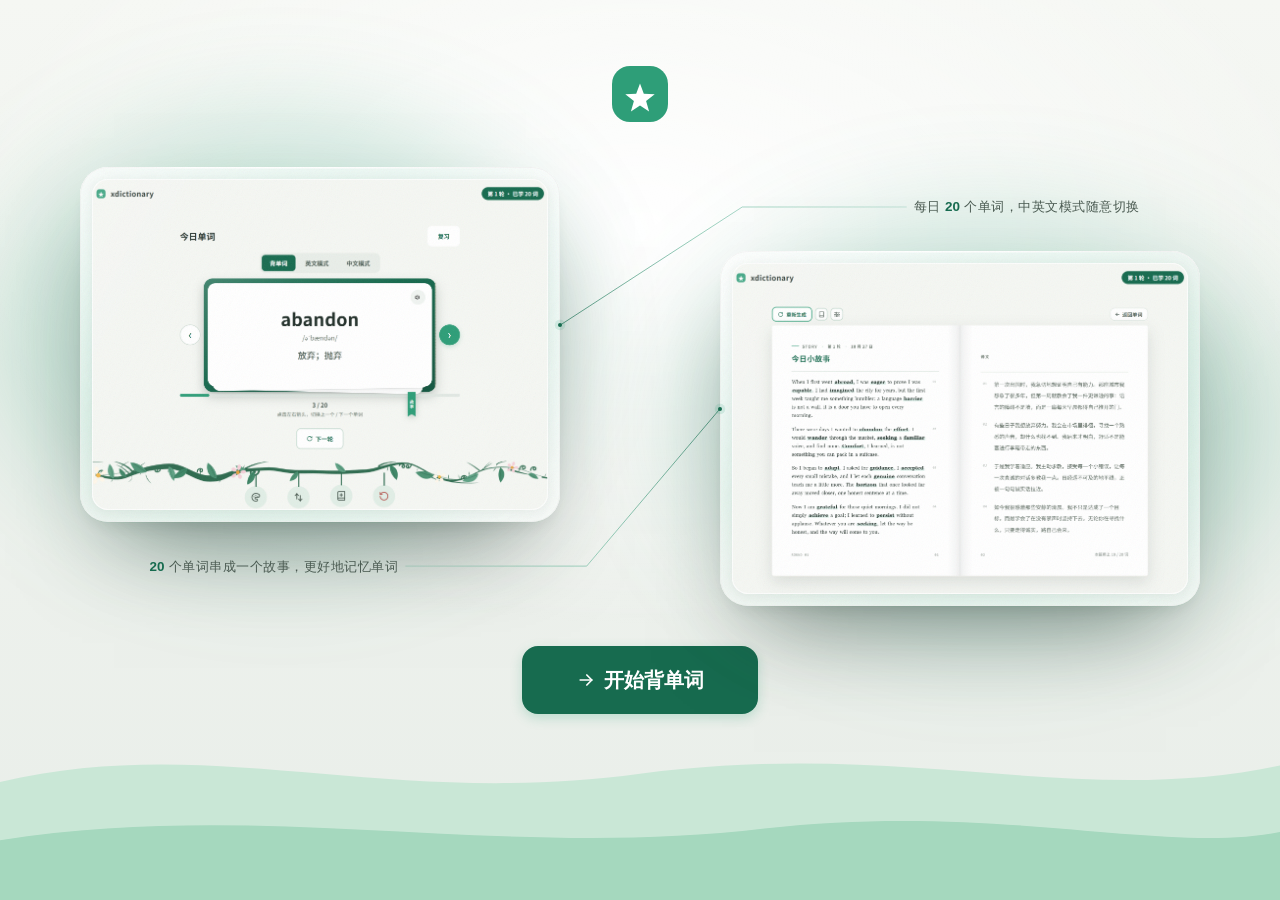
<file: index.html>
<!DOCTYPE html>
<html lang="zh-CN" data-page-node-id="bAP7GXeG8ocJ6mFFKND4be">
<head data-page-node-id="wIUvaJ8xSl6EoSZFXcOC9t">
  <meta charset="UTF-8" data-page-node-id="Y8KDwyErcJF5j4eoYwc5UQ" />
  <meta name="viewport" content="width=device-width, initial-scale=1.0" data-page-node-id="jkO19P5jJztHJGm9I3EeqC" />
  <title>xdictionary · 开始</title>
  <link rel="stylesheet" href="style.css?v=202610312" data-page-node-id="nzhEUvjqDQgQdLm2HcFYJD" />
  <script>
    /* 防闪屏：首屏同样套用已保存的皮肤（首屏不提供切换入口，只跟随）。
       皮肤 id 合法性由 skin.js 的 normalize() 兜底校验。 */
    (function () {
      "use strict";
      var id = "";
      try { id = localStorage.getItem("english_app_skin_v1") || ""; } catch (e) { /* 无痕模式 */ }
      document.documentElement.setAttribute("data-skin", id || "mint");
    })();
  </script>
</head>
<body class="page-gate" data-page-node-id="GljrZ5SJ0uPjrievL1Z7Vz">
  <!-- 世界门厅：地平线草坡 -->
  <div class="idx-ground" aria-hidden="true">
    <svg viewBox="0 0 1440 260" preserveAspectRatio="none">
      <path class="g2" d="M0 118 C 240 58 430 150 720 108 C 1020 66 1210 150 1440 98 L1440 260 L0 260 Z"/>
      <path class="g1" d="M0 188 C 300 138 560 212 860 174 C 1120 142 1310 206 1440 178 L1440 260 L0 260 Z"/>
    </svg>
  </div>
  <!-- 飘叶 ×2：与学习页入场动效的叶同源，缓慢循环（reduced-motion 隐藏） -->
  <div class="idx-leaf idx-leaf-a" aria-hidden="true">
    <svg viewBox="0 0 64 64"><path fill="var(--intro-leaf)" d="M52 10 C30 10 12 28 11 55 C36 53 54 36 54 12 Z"/><path fill="none" stroke="var(--intro-vein)" stroke-width="3" stroke-linecap="round" d="M18 48 C28 36 40 24 50 16"/></svg>
  </div>
  <div class="idx-leaf idx-leaf-b" aria-hidden="true">
    <svg viewBox="0 0 64 64"><path fill="var(--intro-leaf)" d="M52 10 C30 10 12 28 11 55 C36 53 54 36 54 12 Z"/><path fill="none" stroke="var(--intro-vein)" stroke-width="3" stroke-linecap="round" d="M18 48 C28 36 40 24 50 16"/></svg>
  </div>

  <main class="app-main app-main-gate" data-page-node-id="SNjRZLTdPw7tly0bUilHHt">
    <!-- 第一界面：初始空状态（世界门厅：无卡片壳，内容直接坐进世界） -->
    <section class="view view-empty view-active" id="view-empty" data-page-node-id="laddc7V5qauVDnkxVRmvQC">
      <div class="hero" data-page-node-id="EVA8WnEDJdJI1P7cf4esxs">
        <div class="hero-logo" aria-hidden="true" data-page-node-id="1D5RdYzVXC83O1cAC2Auur">
          <svg viewBox="0 0 64 64" width="64" height="64" data-page-node-id="oP2WanXnuHtgjFC8kG3EhX">
            <rect class="logo-bg" x="4" y="4" width="56" height="56" rx="18" data-page-node-id="lctOEvOayehTCz5PBFG7Yr"/>
            <!-- 五角星（2026-10-26 由水滴改）：外接圆 R=15.5 / 内切圆 r=6.4，圆心 (32,37) -->
            <path class="logo-fg" d="M32 21.5 L35.8 31.8 L46.7 32.2 L38.1 39 L41.1 49.5 L32 43.4 L22.9 49.5 L25.9 39 L17.3 32.2 L28.2 31.8 Z" data-page-node-id="4Tm3CIlNwxifGGmYxFF73J"/>
          </svg>
        </div>
        <!-- 第一界面 · 双窗（2026-10-27）：两块玻璃里各放一张真实界面截图，
             两句短注用引线「交叉」连到对面的窗（左字→右窗、右字→左窗）。
             所有坐标按 1440×494 的设计稿换算成百分比，整块用 aspect-ratio 锁比例，
             引线在任意宽度下都不会走形。 -->
        <div class="idx-stage">
          <span class="idx-glow idx-glow-a" aria-hidden="true"></span>
          <span class="idx-glow idx-glow-b" aria-hidden="true"></span>

          <figure class="idx-win idx-win-l" role="img"
                  aria-label="背单词界面：一张词卡一个单词，可切英文 / 中文模式">
            <span class="idx-shot idx-shot-l"></span>
          </figure>

          <figure class="idx-win idx-win-r" role="img"
                  aria-label="故事界面：摊开的书，用本轮 20 个词写成中英对照小故事">
            <span class="idx-shot idx-shot-r"></span>
          </figure>

          <p class="idx-note idx-note-l"><b>20</b> 个单词串成一个故事，更好地记忆单词</p>
          <p class="idx-note idx-note-r">每日 <b>20</b> 个单词，中英文模式随意切换</p>

          <svg class="idx-lead" viewBox="0 0 1440 494" preserveAspectRatio="none" aria-hidden="true">
            <defs>
              <linearGradient id="idx-lead-a" gradientUnits="userSpaceOnUse" x1="456" y1="449" x2="810" y2="272">
                <stop offset="0"   style="stop-color:var(--accent);stop-opacity:.22" />
                <stop offset=".52" style="stop-color:var(--accent);stop-opacity:.46" />
                <stop offset="1"   style="stop-color:var(--accent-dark);stop-opacity:.68" />
              </linearGradient>
              <linearGradient id="idx-lead-b" gradientUnits="userSpaceOnUse" x1="1020" y1="45" x2="630" y2="178">
                <stop offset="0"   style="stop-color:var(--accent);stop-opacity:.22" />
                <stop offset=".52" style="stop-color:var(--accent);stop-opacity:.46" />
                <stop offset="1"   style="stop-color:var(--accent-dark);stop-opacity:.68" />
              </linearGradient>
            </defs>
            <path d="M456 449 H660 L810 272" fill="none" stroke="url(#idx-lead-a)"
                  stroke-width="1" stroke-linejoin="round" vector-effect="non-scaling-stroke" />
            <path d="M1020 45 H835 L630 178" fill="none" stroke="url(#idx-lead-b)"
                  stroke-width="1" stroke-linejoin="round" vector-effect="non-scaling-stroke" />
          </svg>

          <span class="idx-pin idx-pin-a" aria-hidden="true"></span>
          <span class="idx-pin idx-pin-b" aria-hidden="true"></span>
        </div>

        <h1 class="hero-title" data-page-node-id="BSzpXKBA9GfpU4wbN74tH1">每天 20 个四级高频词，<br  data-page-node-id="3A1r88MSqU2jGNvgu7BngO"/>用一个故事串起来。</h1>
        <p class="hero-subtitle" data-page-node-id="UGjTegXLrFs4Um5PO2cLfL">随机抽词 · 跨轮不重复 · 用词生成中英对照小故事</p>
        <!-- 活词预览：每 2.5s 从词库抽一个词翻面（纯展示，读屏跳过） -->
        <div class="hero-preview" aria-hidden="true">
          <div class="preview-inner" id="preview-inner">
            <span class="preview-word" id="preview-word"></span>
            <span class="preview-meaning" id="preview-meaning"></span>
          </div>
        </div>
        <button class="btn btn-primary btn-hero" id="btn-start" data-page-node-id="JpGOZIQxuyTs6whIRHn1j5">
          <svg class="btn-icon svg-icon" data-page-node-id="RiTKGAPvpJJuRpae1XMdsr" aria-hidden="true" width="20" height="20" viewBox="0 0 24 24"><path d="M5 12h14"/><path d="M13 6l6 6-6 6"/></svg> 开始背单词
        </button>
        <p class="hero-progress" id="hero-progress" hidden></p>
        <p class="hero-footer" data-page-node-id="nnF6YVYLP1ez2wD9VZ3K4P">词库 300 词 · 学完一轮自动循环</p>
      </div>
    </section>
  </main>

  <script src="words.js?v=202610265"></script>
  <script>
    /* 首屏：仅负责进入学习页，不再抽新一轮。
       若尚无进度，study.html 的 init() 会自动抽第 1 轮；
       已有进度则直接回到当前学习轮，避免点一下就跳到下一轮。
       按钮文案随进度变化：无进度「开始背单词」/ 有进度「继续学习」，
       并显示足迹行（第 N 轮 · 已学 M 词，口径与 app.js 一致 = 轮数 × 20）。
       另有「活词预览」：每 2.5s 从词库抽一个词翻面展示（纯演示）。 */
    (function () {
      "use strict";
      var LS_KEY = "english_app_v1";
      var btn = document.getElementById("btn-start");
      if (!btn) return;

      // 已有学习进度 → 文案改为「继续学习」（保留箭头图标）+ 足迹行
      try {
        var raw = localStorage.getItem(LS_KEY);
        if (raw) {
          var d = JSON.parse(raw);
          if (d && d.currentRound) {
          var icon = btn.querySelector(".btn-icon");
          /* 逐个移除子节点而非 textContent=""：后者会把 SVG 内部的 <use>/path 一并清空，图标就没了 */
          while (btn.firstChild) btn.removeChild(btn.firstChild);
          if (icon) btn.appendChild(icon);
          btn.appendChild(document.createTextNode(" 继续学习"));
          var prog = document.getElementById("hero-progress");
          if (prog) {
            prog.hidden = false;
            prog.textContent = "第 " + d.currentRound.round + " 轮 · 已学 " + (d.currentRound.round * 20) + " 词";
          }
          }
        }
      } catch (e) {}

      // —— 活词预览：随机抽词翻面（纯展示；读屏跳过；页签隐藏时暂停） ——
      var WORDS = window.WORDS || [];
      var reduce = false;
      try { reduce = window.matchMedia("(prefers-reduced-motion: reduce)").matches; } catch (e) { /* 保守当 false */ }
      var pWord = document.getElementById("preview-word");
      var pMean = document.getElementById("preview-meaning");
      var pInner = document.getElementById("preview-inner");
      if (pWord && pMean && pInner && WORDS.length) {
        var lastIdx = -1;
        var fillPreview = function () {
          var i;
          do { i = Math.floor(Math.random() * WORDS.length); } while (i === lastIdx && WORDS.length > 1);
          lastIdx = i;
          var w = WORDS[i];
          pWord.textContent = w.word;
          pMean.textContent = w.meaning + (w.phonetic ? " · " + w.phonetic : "");
        };
        fillPreview();
        setInterval(function () {
          if (document.hidden) return;
          if (reduce) { fillPreview(); return; }   // 减动效：只换字不翻面
          pInner.classList.add("is-flipping");
          setTimeout(function () {
            fillPreview();
            pInner.classList.remove("is-flipping");
          }, 240);
        }, 2500);
      }

      btn.addEventListener("click", function () {
        window.location.href = "study.html";
      });
    })();
  </script>
</body>
</html>
</file>
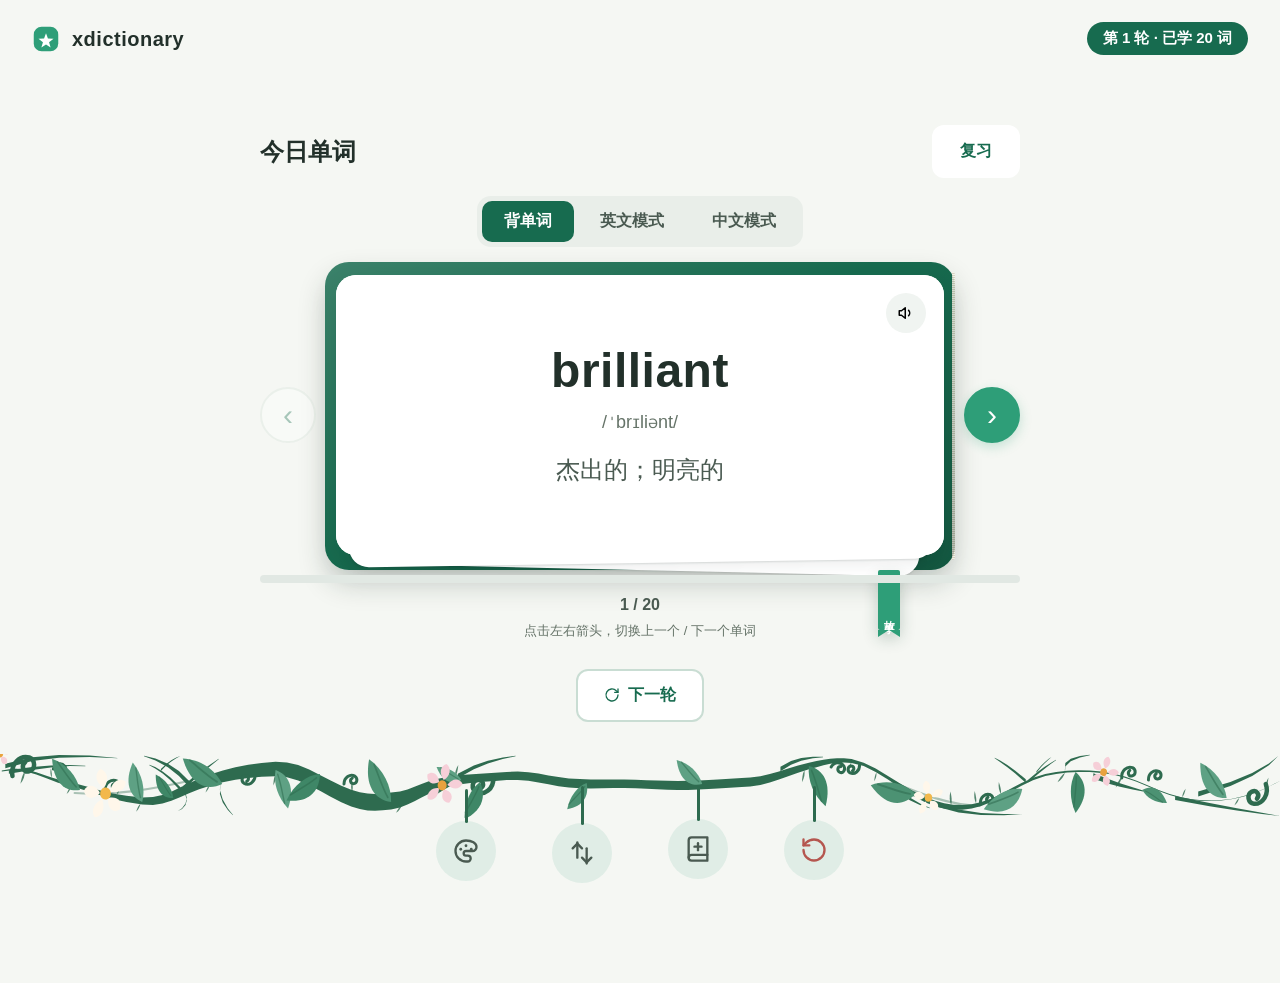
<file: study.html>
<!DOCTYPE html>
<html lang="zh-CN" data-page-node-id="otrF00jCXQQg9g6FCIs8NX">
<head data-page-node-id="SQbe4MAYe5DZAu12ZjD8BO">
  <meta charset="UTF-8" data-page-node-id="x4Dd2VYmBDfpY8uIf7fR1S" />
  <meta name="viewport" content="width=device-width, initial-scale=1.0" data-page-node-id="SdQzvdihu3L29PSZxEuudD" />
  <title>xdictionary · 学习</title>
  <link rel="stylesheet" href="style.css?v=202610312" data-page-node-id="2atDd7uC3RP8LtJFyD0Dpd" />
  <script>
    /* 防闪屏：必须在首次绘制前把已保存的皮肤套上，否则会先闪一下默认配色。
       这段脚本刻意写得很短，且不依赖 skin.js（那时还没加载）。
       皮肤 id 的合法性由 skin.js 的 normalize() 兜底校验。 */
    (function () {
      "use strict";
      var id = "";
      try { id = localStorage.getItem("english_app_skin_v1") || ""; } catch (e) { /* 无痕模式 */ }
      document.documentElement.setAttribute("data-skin", id || "mint");
    })();
  </script>
  <script>
    /* 入场动效前置标记：薄荷/暖阳（含默认未选）皮肤且未开启减动效时，
       先把顶栏和主内容藏住（CSS 据此 opacity:0），intro.js 接手播放。
       双保险：① 本模块任何异常，CSS 熔断约 2.4s 内强制显示内容；
       ② prefers-reduced-motion: reduce → 不打标记，内容直接呈现。 */
    (function () {
      "use strict";
      var skin = "";
      try { skin = localStorage.getItem("english_app_skin_v1") || ""; } catch (e) {}
      if (skin !== "mint" && skin !== "warm" && skin !== "") return;
      if (window.matchMedia && window.matchMedia("(prefers-reduced-motion: reduce)").matches) return;
      document.documentElement.setAttribute("data-intro-pending", "");
    })();
  </script>
</head>
<body data-page-node-id="SOwlRg6s4Psc8J9JyfT8Vv">
  <!-- 全站图标 sprite：2px 线描、currentColor，随皮肤自动换色 -->
  <svg xmlns="http://www.w3.org/2000/svg" style="display:none" aria-hidden="true">
    <symbol id="i-palette" viewBox="0 0 24 24"><path d="M12 3a9 9 0 1 0 0 18h1.5a2.5 2.5 0 0 0 0-5H12a2 2 0 0 1 0-4h5.5A3.5 3.5 0 0 0 21 8.5C21 5.4 17 3 12 3z"/><circle cx="7.5" cy="10.5" r="1.2" fill="currentColor" stroke="none"/><circle cx="12" cy="7.5" r="1.2" fill="currentColor" stroke="none"/><circle cx="16.5" cy="10.5" r="1.2" fill="currentColor" stroke="none"/></symbol>
    <symbol id="i-sound-on" viewBox="0 0 24 24"><path d="M11 5L6 9H3v6h3l5 4V5z"/><path d="M15.5 8.5a5 5 0 0 1 0 7"/></symbol>
    <symbol id="i-backup" viewBox="0 0 24 24"><path d="M8 3v13"/><path d="M4 8l4-4 4 4"/><path d="M16 21V8"/><path d="M12 16l4 4 4-4"/></symbol>
    <!-- 加词：一本小书 + 加号（自定义词库入口，bank.js） -->
    <symbol id="i-bank" viewBox="0 0 24 24"><path d="M4 19.5A2.5 2.5 0 0 1 6.5 17H20"/><path d="M6.5 2H20v20H6.5A2.5 2.5 0 0 1 4 19.5v-15A2.5 2.5 0 0 1 6.5 2z"/><path d="M12 7v6"/><path d="M9 10h6"/></symbol>
    <symbol id="i-reset" viewBox="0 0 24 24"><path d="M3 12a9 9 0 1 0 9-9 9.75 9.75 0 0 0-6.74 2.74L3 8"/><path d="M3 3v5h5"/></symbol>
    <!-- 托盘主藤（薄荷/暖阳）：1440×64 设计稿，经 preserveAspectRatio="none" 横向
         拉伸贯穿全屏（描边加 vector-effect 保持粗细不随拉伸变化）。
         手绘风藤蔓：微抖不规则主藤 + 第二笔画补线 + 带叶脉的不对称叶 + 螺旋卷须 + 小花点缀。 -->
    <symbol id="vine-art" viewBox="0 0 1440 64">
      <!-- 手绘风主藤：多节点微抖的不规则曲线（非均匀贝塞尔，故意「画不直」），
           中段 590-850 保持 y26-33 走廊给挂果区让位（叶柄尖落 y≈30） -->
      <path d="M2 16.5 L15.5 14.6 L28.4 15.5 L40.8 18.3 L53 21.9 L65.3 25.6 L78 28.2 L89.1 30.4 L100.6 33.3 L113 36.4 L126.7 39.4 L142.3 41.8 L160 43.4 L172.1 43.1 L182.8 41 L192.8 37.7 L202.5 33.6 L212.7 29.2 L224 24.7 L237.2 20.2 L250.7 16.4 L264.8 13.2 L279.3 10.7 L294.3 8.9 L310 7.8 L322.8 8.4 L335.4 11.1 L347.8 15.5 L359.9 20.9 L372 26.5 L384 31.8 L395.1 35.8 L404.7 38.3 L413.5 39.6 L421.9 39.9 L430.6 39.4 L440 38.5 L450 37.5 L458.4 35.4 L466.3 32.8 L474.2 29.9 L483.2 27 L494 24.5 L506.2 22.5 L518.6 21.1 L531.3 20.3 L544.1 19.5 L557 18.8 L570 17.9 L582.5 17.5 L594.4 18.2 L605.8 19.6 L617 21.4 L628.3 23.1 L640 24.4 L652.2 25.1 L664.6 25.4 L677.1 25.4 L689.8 25.4 L702.4 25.4 L715 25.8 L727.3 26.2 L739.2 26.6 L750.9 26.8 L762.5 26.9 L774.1 26.8 L786 26.4 L797.2 25.9 L807.3 25.4 L816.5 25 L825.4 24.5 L834.4 24 L844 23.6 L855.4 22.2 L866 20.1 L876.3 17.4 L886.7 14.5 L897.8 11.5 L910 8.7 L918.6 7 L926.4 5.7 L934 4.7 L941.6 4.2 L949.4 4.3 L958 5.1 L971.7 8.7 L985.1 14.5 L998.5 21.7 L1012.2 29.3 L1026.6 36.8 L1042 43.2 L1052 46.8 L1062.1 49.3 L1072.3 50.8 L1082.6 51.1 L1093.2 50.2 L1104 48 L1116.3 44.2 L1127.6 39.3 L1138.5 34 L1149.8 28.7 L1162.1 23.8 L1176 19.9 L1188.2 17.9 L1200.6 16.7 L1213.3 16.3 L1226.1 16.6 L1239 17.6 L1252 19.4 L1265.4 22.5 L1278 26.6 L1290.3 31.1 L1302.7 35.8 L1315.8 40.1 L1330 43.6 L1341 45.3 L1352 46.3 L1363 46.6 L1374 46.1 L1385 44.9 L1396 42.8 L1405.4 40.6 L1413.6 38 L1421 35.2 L1427.7 32.4 L1434 29.5 L1440 26.9 L1440 27.1 L1434 29.8 L1427.7 32.6 L1421 35.5 L1413.6 38.3 L1405.4 40.9 L1396 43.2 L1385 45.3 L1374 46.6 L1363 47.1 L1352 46.9 L1341 46 L1330 44.4 L1315.8 40.9 L1302.7 36.7 L1290.3 32.1 L1278 27.6 L1265.4 23.7 L1252 20.6 L1239 19 L1226.1 18.1 L1213.3 18 L1200.6 18.6 L1188.2 19.9 L1176 22.1 L1162.1 26.3 L1149.8 31.4 L1138.5 37 L1127.6 42.5 L1116.3 47.6 L1104 52 L1093.2 54.5 L1082.6 55.8 L1072.3 55.7 L1062.1 54.5 L1052 52.2 L1042 48.8 L1026.6 41.7 L1012.2 33.6 L998.5 25.3 L985.1 18 L971.7 12.1 L958 8.9 L949.4 8.5 L941.6 8.9 L934 9.8 L926.4 11.3 L918.6 13.2 L910 15.3 L897.8 18.8 L886.7 22.3 L876.3 25.6 L866 28.5 L855.4 30.9 L844 32.4 L834.4 33 L825.4 33.5 L816.5 34 L807.3 34.6 L797.2 35.1 L786 35.6 L774.1 35.9 L762.5 35.9 L750.9 35.7 L739.2 35.3 L727.3 34.8 L715 34.3 L702.4 34 L689.8 34.1 L677.1 34.3 L664.6 34.4 L652.2 34.3 L640 33.6 L628.3 32.2 L617 30.3 L605.8 28.4 L594.4 26.8 L582.5 25.9 L570 26.1 L557 27 L544.1 27.8 L531.3 28.7 L518.6 30.3 L506.2 32.4 L494 35.5 L483.2 39.4 L474.2 43.4 L466.3 47.2 L458.4 50.6 L450 53.5 L440 55.5 L430.6 56.3 L421.9 56.7 L413.5 56.4 L404.7 55.1 L395.1 52.4 L384 48.2 L372 42.7 L359.9 36.8 L347.8 31.2 L335.4 26.5 L322.8 23.3 L310 22.2 L294.3 22.8 L279.3 23.9 L264.8 25.8 L250.7 28.3 L237.2 31.5 L224 35.3 L212.7 39.2 L202.5 43.2 L192.8 46.8 L182.8 49.5 L172.1 50.9 L160 50.6 L142.3 48.1 L126.7 44.9 L113 41.3 L100.6 37.7 L89.1 34.5 L78 31.8 L65.3 28.7 L53 24.6 L40.8 20.5 L28.4 17.3 L15.5 15.9 L2 17.5 Z" fill="var(--vine-ink, #2E6B4F)"/>
      <path d="M6 9.8 L36.2 3.3 L66.4 1.1 L101 1.6 L132 3.9 L132 4.2 L101 3.1 L66.4 3.7 L36.2 6.9 L6 14.3 Z" fill="var(--vine-ink, #2E6B4F)"/>
      <path d="M10 16.3 L36.1 13.1 L57.2 11.4 L78.4 10.9 L96 11.8 L96 12.2 L78.4 12.1 L57.2 13.4 L36.1 16 L10 19.8 Z" fill="var(--vine-ink, #2E6B4F)"/>
      <path d="M1348 37.5 L1384.2 28 L1408.7 19.1 L1427.5 9.6 L1438 1.9 L1438 2.1 L1427.5 11.2 L1408.7 22 L1384.2 32.1 L1348 42.5 Z" fill="var(--vine-ink, #2E6B4F)"/>
      <path d="M1322 42 L1360.8 49 L1391.5 54.2 L1419.7 58.7 L1440 61.9 L1440 62.1 L1419.7 60 L1391.5 56.6 L1360.8 52.3 L1322 46 Z" fill="var(--vine-ink, #2E6B4F)"/>
      <path d="M1050 48.3 L1078.4 55.5 L1103.6 58.9 L1129.4 60.1 L1150 59.9 L1150 60.1 L1129.4 61.3 L1103.6 60.9 L1078.4 58.4 L1050 51.8 Z" fill="var(--vine-ink, #2E6B4F)"/>
      <!-- 手绘「第二笔画」：主藤旁的细补线，像铅笔稿没擦干净的痕迹 -->
      <path d="M84 39 C 130 42, 172 35, 212 27" fill="none" stroke="var(--vine-ink, #2E6B4F)" stroke-width="2.2" stroke-linecap="round" opacity=".38" vector-effect="non-scaling-stroke"/>
      <path d="M1004 28 C 1036 40, 1068 51, 1102 52" fill="none" stroke="var(--vine-ink, #2E6B4F)" stroke-width="2.2" stroke-linecap="round" opacity=".38" vector-effect="non-scaling-stroke"/>
      <!-- 侧枝（半粗，微弯），枝头各一片小叶 -->
      <path d="M485 39.3 L493.5 34.5 L501.8 30.9 L511.6 27.4 L521 24.5 L521 25.5 L511.6 29.6 L501.8 34.4 L493.5 39.1 L485 44.8 Z" fill="var(--vine-ink, #2E6B4F)"/>
      <path d="M1230 19.3 L1246.3 24.8 L1260 29.3 L1274.2 33.3 L1286 36.5 L1286 37.5 L1274.2 35.6 L1260 32.7 L1246.3 29.4 L1230 24.8 Z" fill="var(--vine-ink, #2E6B4F)"/>
      <path d="M215 29 L201.3 17 L188.9 9.7 L174.9 4.4 L162 1.7 L162 2.3 L174.9 6.6 L188.9 13.2 L201.3 21.9 L215 35 Z" fill="var(--vine-ink, #2E6B4F)"/>
      <path d="M248 23.5 L247.4 36 L250.6 45.6 L256.3 54.4 L262 60.8 L262 61.3 L256.3 56.1 L250.6 48.6 L247.4 40.1 L248 28.5 Z" fill="var(--vine-ink, #2E6B4F)"/>
      <path d="M515 19.8 L533.1 11.6 L548.8 6.7 L565.6 3.4 L580 1.8 L580 2.3 L565.6 5 L548.8 9.4 L533.1 15.2 L515 24.3 Z" fill="var(--vine-ink, #2E6B4F)"/>
      <path d="M878 12.8 L889.9 7 L901.4 4.1 L914.5 2.7 L926 2.8 L926 3.3 L914.5 4.3 L901.4 6.8 L889.9 10.7 L878 17.3 Z" fill="var(--vine-ink, #2E6B4F)"/>
      <path d="M1005 25.8 L1013.5 36.1 L1023.6 43.6 L1035.5 49.7 L1046 53.8 L1046 54.3 L1035.5 51.3 L1023.6 46.3 L1013.5 39.8 L1005 30.3 Z" fill="var(--vine-ink, #2E6B4F)"/>
      <path d="M1198 16 L1198.5 9.1 L1204.6 4.8 L1215 1.9 L1226 0.8 L1226 1.3 L1215 3.4 L1204.6 7.3 L1198.5 12.4 L1198 20 Z" fill="var(--vine-ink, #2E6B4F)"/>
      <!-- ── 参考图移植：鹿角分叉簇 / 贴干毛须 / 密度小卷须 ── -->
      <!-- 分叉簇（左谷 / 右爬升段）：从干上一点多级分叉，渐细甩尖 -->
      <path d="M206 32 L219.8 21.3 L230.3 14.3 L239.5 8.7 L246 4.8 L246 5.2 L239.5 10.1 L230.3 16.7 L219.8 24.5 L206 36 Z" fill="var(--vine-ink, #2E6B4F)"/>
      <path d="M203 33.3 L191.8 23.4 L183 17.4 L174.6 13.1 L168 10.8 L168 11.2 L174.6 14.4 L183 19.5 L191.8 26.3 L203 36.8 Z" fill="var(--vine-ink, #2E6B4F)"/>
      <path d="M181 15.1 L187.3 9.7 L192.7 6.3 L198.3 3.6 L203 1.9 L203 2.1 L198.3 4.3 L192.7 7.4 L187.3 11.2 L181 16.9 Z" fill="var(--vine-ink, #2E6B4F)"/>
      <path d="M208 36.8 L210.2 44 L208.7 49.6 L204.8 54.2 L200 56.9 L200 57.1 L204.8 55.1 L208.7 51.1 L210.2 46.1 L208 39.3 Z" fill="var(--vine-ink, #2E6B4F)"/>
      <path d="M1154 25.3 L1142.2 16.7 L1133.3 11.1 L1125.1 6.6 L1119 3.8 L1119 4.2 L1125.1 7.9 L1133.3 13.2 L1142.2 19.6 L1154 28.8 Z" fill="var(--vine-ink, #2E6B4F)"/>
      <path d="M1157 25.5 L1166.8 18.2 L1174.8 13.1 L1182.4 8.7 L1188 5.8 L1188 6.2 L1182.4 9.8 L1174.8 14.9 L1166.8 20.7 L1157 28.5 Z" fill="var(--vine-ink, #2E6B4F)"/>
      <path d="M1166 17.2 L1171.2 11.8 L1175.3 8.2 L1179.5 5.1 L1183 2.9 L1183 3.1 L1179.5 5.8 L1175.3 9.2 L1171.2 13.1 L1166 18.8 Z" fill="var(--vine-ink, #2E6B4F)"/>
      <!-- 贴干毛须：细小渐薄片，两侧散布，顺藤势后掠 -->
      <path d="M0 0 C 1.2 -3, 3.2 -5.5, 7 -7.5 C 4.2 -3.2, 2.4 -1.2, 0 0 Z" fill="var(--vine-ink, #2E6B4F)" opacity=".82" transform="translate(28 17.5) rotate(159) scale(1.3)"/>
      <path d="M0 0 C 1.2 -3, 3.2 -5.5, 7 -7.5 C 4.2 -3.2, 2.4 -1.2, 0 0 Z" fill="var(--vine-ink, #2E6B4F)" opacity=".82" transform="translate(58 23.4) rotate(-48) scale(0.9)"/>
      <path d="M0 0 C 1.2 -3, 3.2 -5.5, 7 -7.5 C 4.2 -3.2, 2.4 -1.2, 0 0 Z" fill="var(--vine-ink, #2E6B4F)" opacity=".82" transform="translate(80 32.2) rotate(170) scale(0.9)"/>
      <path d="M0 0 C 1.2 -3, 3.2 -5.5, 7 -7.5 C 4.2 -3.2, 2.4 -1.2, 0 0 Z" fill="var(--vine-ink, #2E6B4F)" opacity=".82" transform="translate(132 40.6) rotate(-26) scale(1.1)"/>
      <path d="M0 0 C 1.2 -3, 3.2 -5.5, 7 -7.5 C 4.2 -3.2, 2.4 -1.2, 0 0 Z" fill="var(--vine-ink, #2E6B4F)" opacity=".82" transform="translate(158 49.8) rotate(169) scale(0.9)"/>
      <path d="M0 0 C 1.2 -3, 3.2 -5.5, 7 -7.5 C 4.2 -3.2, 2.4 -1.2, 0 0 Z" fill="var(--vine-ink, #2E6B4F)" opacity=".82" transform="translate(184 41.4) rotate(-28) scale(1.2)"/>
      <path d="M0 0 C 1.2 -3, 3.2 -5.5, 7 -7.5 C 4.2 -3.2, 2.4 -1.2, 0 0 Z" fill="var(--vine-ink, #2E6B4F)" opacity=".82" transform="translate(236 30.6) rotate(168) scale(0.9)"/>
      <path d="M0 0 C 1.2 -3, 3.2 -5.5, 7 -7.5 C 4.2 -3.2, 2.4 -1.2, 0 0 Z" fill="var(--vine-ink, #2E6B4F)" opacity=".82" transform="translate(288 21.7) rotate(179) scale(1)"/>
      <path d="M0 0 C 1.2 -3, 3.2 -5.5, 7 -7.5 C 4.2 -3.2, 2.4 -1.2, 0 0 Z" fill="var(--vine-ink, #2E6B4F)" opacity=".82" transform="translate(310 20.5) rotate(150) scale(1.1)"/>
      <path d="M0 0 C 1.2 -3, 3.2 -5.5, 7 -7.5 C 4.2 -3.2, 2.4 -1.2, 0 0 Z" fill="var(--vine-ink, #2E6B4F)" opacity=".82" transform="translate(340 26.4) rotate(155) scale(1.1)"/>
      <path d="M0 0 C 1.2 -3, 3.2 -5.5, 7 -7.5 C 4.2 -3.2, 2.4 -1.2, 0 0 Z" fill="var(--vine-ink, #2E6B4F)" opacity=".82" transform="translate(396 38) rotate(-42) scale(1.1)"/>
      <path d="M0 0 C 1.2 -3, 3.2 -5.5, 7 -7.5 C 4.2 -3.2, 2.4 -1.2, 0 0 Z" fill="var(--vine-ink, #2E6B4F)" opacity=".82" transform="translate(424 41.8) rotate(-46) scale(1)"/>
      <path d="M0 0 C 1.2 -3, 3.2 -5.5, 7 -7.5 C 4.2 -3.2, 2.4 -1.2, 0 0 Z" fill="var(--vine-ink, #2E6B4F)" opacity=".82" transform="translate(452 50.9) rotate(176) scale(1)"/>
      <path d="M0 0 C 1.2 -3, 3.2 -5.5, 7 -7.5 C 4.2 -3.2, 2.4 -1.2, 0 0 Z" fill="var(--vine-ink, #2E6B4F)" opacity=".82" transform="translate(512 22.8) rotate(-26) scale(1.2)"/>
      <path d="M0 0 C 1.2 -3, 3.2 -5.5, 7 -7.5 C 4.2 -3.2, 2.4 -1.2, 0 0 Z" fill="var(--vine-ink, #2E6B4F)" opacity=".82" transform="translate(905 16.2) rotate(150) scale(1.2)"/>
      <path d="M0 0 C 1.2 -3, 3.2 -5.5, 7 -7.5 C 4.2 -3.2, 2.4 -1.2, 0 0 Z" fill="var(--vine-ink, #2E6B4F)" opacity=".82" transform="translate(958 8.8) rotate(174) scale(0.9)"/>
      <path d="M0 0 C 1.2 -3, 3.2 -5.5, 7 -7.5 C 4.2 -3.2, 2.4 -1.2, 0 0 Z" fill="var(--vine-ink, #2E6B4F)" opacity=".82" transform="translate(986 18.4) rotate(153) scale(0.9)"/>
      <path d="M0 0 C 1.2 -3, 3.2 -5.5, 7 -7.5 C 4.2 -3.2, 2.4 -1.2, 0 0 Z" fill="var(--vine-ink, #2E6B4F)" opacity=".82" transform="translate(1014 34.4) rotate(167) scale(1.3)"/>
      <path d="M0 0 C 1.2 -3, 3.2 -5.5, 7 -7.5 C 4.2 -3.2, 2.4 -1.2, 0 0 Z" fill="var(--vine-ink, #2E6B4F)" opacity=".82" transform="translate(1070 50.7) rotate(-46) scale(1.3)"/>
      <path d="M0 0 C 1.2 -3, 3.2 -5.5, 7 -7.5 C 4.2 -3.2, 2.4 -1.2, 0 0 Z" fill="var(--vine-ink, #2E6B4F)" opacity=".82" transform="translate(1098 49.3) rotate(-50) scale(1.2)"/>
      <path d="M0 0 C 1.2 -3, 3.2 -5.5, 7 -7.5 C 4.2 -3.2, 2.4 -1.2, 0 0 Z" fill="var(--vine-ink, #2E6B4F)" opacity=".82" transform="translate(1126 40) rotate(-54) scale(1.2)"/>
      <path d="M0 0 C 1.2 -3, 3.2 -5.5, 7 -7.5 C 4.2 -3.2, 2.4 -1.2, 0 0 Z" fill="var(--vine-ink, #2E6B4F)" opacity=".82" transform="translate(1198 19.1) rotate(179) scale(1.2)"/>
      <path d="M0 0 C 1.2 -3, 3.2 -5.5, 7 -7.5 C 4.2 -3.2, 2.4 -1.2, 0 0 Z" fill="var(--vine-ink, #2E6B4F)" opacity=".82" transform="translate(1262 23.2) rotate(171) scale(1.2)"/>
      <path d="M0 0 C 1.2 -3, 3.2 -5.5, 7 -7.5 C 4.2 -3.2, 2.4 -1.2, 0 0 Z" fill="var(--vine-ink, #2E6B4F)" opacity=".82" transform="translate(1330 43.2) rotate(-18) scale(0.9)"/>
      <path d="M0 0 C 1.2 -3, 3.2 -5.5, 7 -7.5 C 4.2 -3.2, 2.4 -1.2, 0 0 Z" fill="var(--vine-ink, #2E6B4F)" opacity=".82" transform="translate(1394 44) rotate(172) scale(0.9)"/>
      <path d="M0 0 C 1.2 -3, 3.2 -5.5, 7 -7.5 C 4.2 -3.2, 2.4 -1.2, 0 0 Z" fill="var(--vine-ink, #2E6B4F)" opacity=".82" transform="translate(1424 33.5) rotate(-26) scale(1)"/>
      <!-- 小螺旋卷 +5：沿途补密度 -->
      <path d="M0 0 C 2 -12, 15 -17, 24 -11 C 30 -6, 27 3, 19 2 C 13 1, 12 -6, 18 -8" fill="none" stroke="var(--vine-ink, #2E6B4F)" stroke-width="3" stroke-linecap="round" vector-effect="non-scaling-stroke" transform="translate(287 22) rotate(175) scale(0.55)"/>
      <path d="M0 0 C 2 -12, 15 -17, 24 -11 C 30 -6, 27 3, 19 2 C 13 1, 12 -6, 18 -8" fill="none" stroke="var(--vine-ink, #2E6B4F)" stroke-width="3" stroke-linecap="round" vector-effect="non-scaling-stroke" transform="translate(387 30) rotate(-8) scale(0.55)"/>
      <path d="M0 0 C 2 -12, 15 -17, 24 -11 C 30 -6, 27 3, 19 2 C 13 1, 12 -6, 18 -8" fill="none" stroke="var(--vine-ink, #2E6B4F)" stroke-width="3" stroke-linecap="round" vector-effect="non-scaling-stroke" transform="translate(967 11) rotate(168) scale(0.5)"/>
      <path d="M0 0 C 2 -12, 15 -17, 24 -11 C 30 -6, 27 3, 19 2 C 13 1, 12 -6, 18 -8" fill="none" stroke="var(--vine-ink, #2E6B4F)" stroke-width="3" stroke-linecap="round" vector-effect="non-scaling-stroke" transform="translate(1103 50) rotate(-15) scale(0.55)"/>
      <path d="M0 0 C 2 -12, 15 -17, 24 -11 C 30 -6, 27 3, 19 2 C 13 1, 12 -6, 18 -8" fill="none" stroke="var(--vine-ink, #2E6B4F)" stroke-width="3" stroke-linecap="round" vector-effect="non-scaling-stroke" transform="translate(1292 26) rotate(-12) scale(0.55)"/>
      <!-- 卷须：左端、中段（挂果区外）、右端各一根 -->
      <path d="M0 0 C 2 -12, 15 -17, 24 -11 C 30 -6, 27 3, 19 2 C 13 1, 12 -6, 18 -8" fill="none" stroke="var(--vine-ink, #2E6B4F)" stroke-width="4.5" stroke-linecap="round" vector-effect="non-scaling-stroke" transform="translate(14 22) rotate(-20)"/>
      <path d="M0 0 C 2 -12, 15 -17, 24 -11 C 30 -6, 27 3, 19 2 C 13 1, 12 -6, 18 -8" fill="none" stroke="var(--vine-ink, #2E6B4F)" stroke-width="4.5" stroke-linecap="round" vector-effect="non-scaling-stroke" transform="translate(555 24) rotate(168) scale(0.9)"/>
      <path d="M0 0 C 2 -12, 15 -17, 24 -11 C 30 -6, 27 3, 19 2 C 13 1, 12 -6, 18 -8" fill="none" stroke="var(--vine-ink, #2E6B4F)" stroke-width="4.5" stroke-linecap="round" vector-effect="non-scaling-stroke" transform="translate(1424 30) rotate(148) scale(0.9)"/>
      <path d="M0 0 C 2 -12, 15 -17, 24 -11 C 30 -6, 27 3, 19 2 C 13 1, 12 -6, 18 -8" fill="none" stroke="var(--vine-ink, #2E6B4F)" stroke-width="3" stroke-linecap="round" vector-effect="non-scaling-stroke" transform="translate(60 15) rotate(12) scale(0.5)"/>
      <path d="M0 0 C 2 -12, 15 -17, 24 -11 C 30 -6, 27 3, 19 2 C 13 1, 12 -6, 18 -8" fill="none" stroke="var(--vine-ink, #2E6B4F)" stroke-width="3" stroke-linecap="round" vector-effect="non-scaling-stroke" transform="translate(118 36) rotate(-8) scale(0.62)"/>
      <path d="M0 0 C 2 -12, 15 -17, 24 -11 C 30 -6, 27 3, 19 2 C 13 1, 12 -6, 18 -8" fill="none" stroke="var(--vine-ink, #2E6B4F)" stroke-width="3" stroke-linecap="round" vector-effect="non-scaling-stroke" transform="translate(935 13) rotate(22) scale(0.55)"/>
      <path d="M0 0 C 2 -12, 15 -17, 24 -11 C 30 -6, 27 3, 19 2 C 13 1, 12 -6, 18 -8" fill="none" stroke="var(--vine-ink, #2E6B4F)" stroke-width="3" stroke-linecap="round" vector-effect="non-scaling-stroke" transform="translate(1262 24) rotate(-16) scale(0.6)"/>
      <!-- 手绘叶组件：不对称轮廓 + 中脉叶脉（三种深浅各一组，use 复用） -->
      <g id="lf-a">
        <path d="M0 0 C -11 -7, -14 -19, -3 -34 C 4 -23, 5 -10, 0 0 Z" fill="var(--vine-lf1, #4C9273)"/>
        <path d="M-1 -4 C -2 -13, -1 -22, -1 -29" fill="none" stroke="var(--vine-ink, #2E6B4F)" stroke-width="1.3" stroke-linecap="round" opacity=".55"/>
      </g>
      <g id="lf-b">
        <path d="M0 0 C -11 -7, -14 -19, -3 -34 C 4 -23, 5 -10, 0 0 Z" fill="var(--vine-lf2, #3F8767)"/>
        <path d="M-1 -4 C -2 -13, -1 -22, -1 -29" fill="none" stroke="var(--vine-ink, #2E6B4F)" stroke-width="1.3" stroke-linecap="round" opacity=".55"/>
      </g>
      <g id="lf-c">
        <path d="M0 0 C -11 -7, -14 -19, -3 -34 C 4 -23, 5 -10, 0 0 Z" fill="var(--vine-lf3, #5EA184)"/>
        <path d="M-1 -4 C -2 -13, -1 -22, -1 -29" fill="none" stroke="var(--vine-ink, #2E6B4F)" stroke-width="1.3" stroke-linecap="round" opacity=".55"/>
      </g>
      <!-- 手绘小花组件：五瓣不匀称（每瓣大小略歪），奶油白 / 淡粉两色，琥珀花心 -->
      <g id="fl-a">
        <path d="M0 -3.2 C -4.2 -6.4, -4.8 -11, -0.5 -13.4 C 3.8 -11.6, 3.8 -6.6, 0 -3.2 Z" fill="var(--vine-fla, #FFF7EA)"/>
        <path d="M0 -3.2 C -4.2 -6.4, -4.8 -11, -0.5 -13.4 C 3.8 -11.6, 3.8 -6.6, 0 -3.2 Z" fill="var(--vine-fla, #FFF7EA)" transform="rotate(74) scale(0.92 1.04)"/>
        <path d="M0 -3.2 C -4.2 -6.4, -4.8 -11, -0.5 -13.4 C 3.8 -11.6, 3.8 -6.6, 0 -3.2 Z" fill="var(--vine-fla, #FFF7EA)" transform="rotate(146) scale(1.05 0.9)"/>
        <path d="M0 -3.2 C -4.2 -6.4, -4.8 -11, -0.5 -13.4 C 3.8 -11.6, 3.8 -6.6, 0 -3.2 Z" fill="var(--vine-fla, #FFF7EA)" transform="rotate(218) scale(0.9 1.02)"/>
        <path d="M0 -3.2 C -4.2 -6.4, -4.8 -11, -0.5 -13.4 C 3.8 -11.6, 3.8 -6.6, 0 -3.2 Z" fill="var(--vine-fla, #FFF7EA)" transform="rotate(290) scale(1.02 0.94)"/>
        <circle cx="0.4" cy="-0.2" r="3.2" fill="var(--vine-flca, #F2B84B)"/>
      </g>
      <g id="fl-b">
        <path d="M0 -3.2 C -4.2 -6.4, -4.8 -11, -0.5 -13.4 C 3.8 -11.6, 3.8 -6.6, 0 -3.2 Z" fill="var(--vine-flb, #F6CFD8)"/>
        <path d="M0 -3.2 C -4.2 -6.4, -4.8 -11, -0.5 -13.4 C 3.8 -11.6, 3.8 -6.6, 0 -3.2 Z" fill="var(--vine-flb, #F6CFD8)" transform="rotate(74) scale(0.92 1.04)"/>
        <path d="M0 -3.2 C -4.2 -6.4, -4.8 -11, -0.5 -13.4 C 3.8 -11.6, 3.8 -6.6, 0 -3.2 Z" fill="var(--vine-flb, #F6CFD8)" transform="rotate(146) scale(1.05 0.9)"/>
        <path d="M0 -3.2 C -4.2 -6.4, -4.8 -11, -0.5 -13.4 C 3.8 -11.6, 3.8 -6.6, 0 -3.2 Z" fill="var(--vine-flb, #F6CFD8)" transform="rotate(218) scale(0.9 1.02)"/>
        <path d="M0 -3.2 C -4.2 -6.4, -4.8 -11, -0.5 -13.4 C 3.8 -11.6, 3.8 -6.6, 0 -3.2 Z" fill="var(--vine-flb, #F6CFD8)" transform="rotate(290) scale(1.02 0.94)"/>
        <circle cx="-0.3" cy="0.3" r="3.2" fill="var(--vine-flcb, #E8A23F)"/>
      </g>
      <!-- 手绘枫叶组件（暖阳皮肤用）：MDI leaf-maple 剪影，橙红 / 金黄两色；
           默认整组隐藏（.vn-ml 由 CSS 控制），薄荷皮肤永远看不到 -->
      <g id="ml-a">
        <path d="M21.79 13L16 16l1 2l-4-.75V21h-2v-3.75L7 18l1-2l-5.79-3l1-1.73L1.61 8l3.6-.23l1-1.77l3.42 3.9L8 5h2l2-3l2 3h2l-1.63 4.9L17.79 6l1 1.73l3.6.23l-1.6 3.23z" fill="var(--vine-ml1, #CE5427)"/>
      </g>
      <g id="ml-b">
        <path d="M21.79 13L16 16l1 2l-4-.75V21h-2v-3.75L7 18l1-2l-5.79-3l1-1.73L1.61 8l3.6-.23l1-1.77l3.42 3.9L8 5h2l2-3l2 3h2l-1.63 4.9L17.79 6l1 1.73l3.6.23l-1.6 3.23z" fill="var(--vine-ml2, #D9962E)"/>
      </g>
      <!-- 叶子：沿藤线落位（叶基贴藤），大小 0.9~1.5，角度狂放 -->
      <use href="#lf-a" transform="translate(90 36) rotate(-40) scale(1.3)"/>
      <use href="#lf-c" transform="translate(160 48) rotate(-10) scale(1.2)"/>
      <use href="#lf-b" transform="translate(195 44) rotate(-35) scale(0.9)"/>
      <use href="#lf-a" transform="translate(250 30) rotate(-55) scale(1.5)"/>
      <use href="#lf-c" transform="translate(310 16) rotate(165) scale(1.2)"/>
      <use href="#lf-b" transform="translate(360 20) rotate(-120) scale(1.35)"/>
      <use href="#lf-a" transform="translate(440 48) rotate(-25) scale(1.45)"/>
      <use href="#lf-c" transform="translate(519 26) rotate(-60) scale(0.9)"/>
      <use href="#lf-b" transform="translate(540 28) rotate(-150) scale(1.2)"/>
      <use href="#lf-a" transform="translate(660 29) rotate(-135) scale(1)"/>
      <use href="#lf-c" transform="translate(790 30) rotate(-45) scale(1.1)"/>
      <use href="#lf-b" transform="translate(910 12) rotate(160) scale(1.3)"/>
      <use href="#lf-a" transform="translate(1030 40) rotate(-75) scale(1.5)"/>
      <use href="#lf-c" transform="translate(1150 35) rotate(-110) scale(1.4)"/>
      <use href="#lf-b" transform="translate(1210 18) rotate(185) scale(1.2)"/>
      <use href="#lf-a" transform="translate(1285 36) rotate(120) scale(0.9)"/>
      <use href="#lf-c" transform="translate(1380 44) rotate(-35) scale(1.35)"/>
      <!-- 小花点缀：避开挂果走廊，奶油白 ×3 + 淡粉 ×1 -->
      <use class="vn-fl" href="#fl-a" transform="translate(118 40) rotate(-10) scale(1.9)"/>
      <use class="vn-fl" href="#fl-b" transform="translate(498 31) rotate(14) scale(1.6)"/>
      <use class="vn-fl" href="#fl-a" transform="translate(1044 44) rotate(-6) scale(1.3)"/>
      <use class="vn-fl" href="#fl-b" transform="translate(1242 18) rotate(20) scale(1.2)"/>
      <!-- 枫叶点缀（暖阳皮肤换装）：与小花同位堆叠，CSS 按 .vn-fl / .vn-ml 二选一显隐；
           剪影取自 MDI leaf-maple（与入场动效 intro.js 的 MAPLE_SVG 同款），
           原件 24×24、中心 (12,12)，先平移再缩放再拉回中心 -->
      <use class="vn-ml" href="#ml-a" transform="translate(118 40) scale(1.7) translate(-12 -12)"/>
      <use class="vn-ml" href="#ml-b" transform="translate(498 31) scale(1.5) translate(-12 -12)"/>
      <use class="vn-ml" href="#ml-a" transform="translate(1044 44) scale(1.3) translate(-12 -12)"/>
      <use class="vn-ml" href="#ml-b" transform="translate(1242 18) scale(1.2) translate(-12 -12)"/>
    </symbol>
    <symbol id="i-cyclic" viewBox="0 0 24 24"><path d="M21 12a9 9 0 1 1-2.6-6.4L21 8"/><path d="M21 3v5h-5"/></symbol>
    <symbol id="i-spark" viewBox="0 0 24 24"><path d="M12 3l1.9 5.1L19 10l-5.1 1.9L12 17l-1.9-5.1L5 10l5.1-1.9z"/><path d="M19 15l.9 2.1L22 18l-2.1.9L19 21l-.9-2.1L16 18l2.1-.9z"/></symbol>
    <symbol id="i-pen" viewBox="0 0 24 24"><path d="M12 20h9"/><path d="M16.5 3.5a2.1 2.1 0 0 1 3 3L7 19l-4 1 1-4z"/></symbol>
    <symbol id="i-book" viewBox="0 0 24 24"><path d="M4 19.5A2.5 2.5 0 0 1 6.5 17H20"/><path d="M6.5 2H20v20H6.5A2.5 2.5 0 0 1 4 19.5v-15A2.5 2.5 0 0 1 6.5 2z"/></symbol>
    <symbol id="i-gear" viewBox="0 0 24 24"><path d="M2 6h4"/><path d="M12 6h10"/><path d="M2 12h12"/><path d="M20 12h2"/><path d="M2 18h6"/><path d="M14 18h8"/><circle cx="9" cy="6" r="2.2"/><circle cx="17" cy="12" r="2.2"/><circle cx="11" cy="18" r="2.2"/></symbol>
    <symbol id="i-download" viewBox="0 0 24 24"><path d="M12 3v12"/><path d="M7 10l5 5 5-5"/><path d="M4 21h16"/></symbol>
    <symbol id="i-upload" viewBox="0 0 24 24"><path d="M12 15V3"/><path d="M7 8l5-5 5 5"/><path d="M4 21h16"/></symbol>
    <symbol id="i-close" viewBox="0 0 24 24"><path d="M6 6l12 12"/><path d="M18 6L6 18"/></symbol>
    <symbol id="i-back" viewBox="0 0 24 24"><path d="M19 12H5"/><path d="M11 6l-6 6 6 6"/></symbol>
    <symbol id="i-ink" viewBox="0 0 24 24"><path d="M9.5 2.5h5v2.8c0 .6.2 1.1.6 1.5l1.5 1.7c.5.6.9 1.3.9 2.1V19a2.5 2.5 0 0 1-2.5 2.5h-6A2.5 2.5 0 0 1 6.5 19v-8.4c0-.8.3-1.5.9-2.1l1.5-1.7c.4-.4.6-.9.6-1.5V2.5z"/><path d="M6.8 13.5h10.4"/></symbol>
  </svg>
  <!-- 全局顶栏 -->
  <header class="app-header" id="app-header" data-page-node-id="KDATJVcX8cc8iCgE26HF0H">
    <div class="brand" data-page-node-id="CTIaFlZbNoCoxnJQzDfBxc">
      <span class="brand-logo" aria-hidden="true" data-page-node-id="2lCG7wVHgh7fCqMIj0ggVo">
        <svg viewBox="0 0 32 32" width="28" height="28" data-page-node-id="OMZBAJCvqlrvy5deRUEZdQ">
          <rect class="logo-bg" x="2" y="2" width="28" height="28" rx="9" data-page-node-id="jnDu8EAhQ04jSSDZjrPIZ3"/>
          <!-- 五角星（2026-10-26 由水滴改）：外接圆 R=9 / 内切圆 r=3.7，圆心 (16,18.5) -->
          <path class="logo-fg" d="M16 9.5 L18.2 15.5 L24.6 15.7 L19.5 19.6 L21.3 25.8 L16 22.2 L10.7 25.8 L12.5 19.6 L7.4 15.7 L13.8 15.5 Z" data-page-node-id="hNjNvTnyaBHY3dZAx3YMJv"/>
        </svg>
      </span>
      <span class="brand-name" data-page-node-id="nVP5USLAz1eFHW9O8JblOM">xdictionary</span>
    </div>
    <div class="header-right">
      <!-- 皮肤 / 音效 / 备份 / 重置 已挪到学习页卡下的 .card-tray（#sys-cluster），
           切视图 / 开书时由 app.js 搬运；顶栏这里只留轮次徽标。 -->
      <!-- 词库快速切换：点徽标弹出菜单（轮次跳转 + 词源，菜单内容由 bank.js 渲染） -->
      <div class="source-switch" data-page-node-id="Kndmtq3IaAoNlK10dJABQL">
        <button type="button" class="round-badge" id="round-badge" aria-haspopup="menu" aria-expanded="false" title="点击切换词库 / 跳到某一轮">第 1 轮</button>
        <div class="source-menu" id="source-menu" hidden></div>
      </div>
    </div>
  </header>

  <main class="app-main" data-page-node-id="KJmSLvZgJ0U7OfUvmjzx8c">

    <!-- ===== 学习主页（含三种模式） ===== -->
    <section class="view view-study view-active" id="view-learn" data-page-node-id="kg3OSDvD9r9OCAicbxAbyn">
      <div class="view-title-row" data-page-node-id="Sz5Vt4NtXR9Of0cKm4DHmb">
        <h2 class="view-title">今日单词</h2>
        <button class="btn btn-review-toggle" id="btn-review" type="button">复习</button>
      </div>
      
      <div class="mode-switcher" data-view="learn" data-page-node-id="dklajrSLloBD47VVX1voBG">
        <button class="mode-btn active" data-mode="learn" data-page-node-id="gGOnZp6oAU6gPPfYOsyDo3">背单词</button>
        <button class="mode-btn" data-mode="en" data-page-node-id="tK0YATkLCKTRm4poNf1VRR">英文模式</button>
        <button class="mode-btn" data-mode="zh" data-page-node-id="h29m5CKyEFRJG9gnYy16rF">中文模式</button>
      </div>

      <div class="flashcard-area" data-page-node-id="FTRnUBljosb21Buc6jBmbX">
        <button class="nav nav-left" id="nav-prev-learn" aria-label="上一个" data-page-node-id="21o4D2GyfJljEBfjG9Uem4"><span class="std-label">‹</span></button>

        <div class="flashcard" data-mode="learn" data-page-node-id="wxIqw3smmFgSNF9ReNaSv4">
          <!-- 叠卡哑层：静止时被卡面 1:1 盖住（不可见）；背单词模式切词时，
               顶层纸随正文一起抽走 / 抬回，下面两张从卡底露头，读作「一叠待背的词」。 -->
          <span class="card-deck" aria-hidden="true"><span class="card-deck-2"></span><span class="card-deck-1"></span></span>
          <span class="card-flyer" aria-hidden="true"></span>
          <button class="card-mark" type="button" aria-pressed="false" aria-label="标记这个单词" title="标记这个单词">
            <svg viewBox="0 0 24 24" width="20" height="20" aria-hidden="true" focusable="false">
              <path d="M19 21l-7-4-7 4V5a2 2 0 0 1 2-2h10a2 2 0 0 1 2 2z" />
            </svg>
          </button>
          <button class="card-speaker" type="button" aria-label="朗读这个单词" data-page-node-id="OpwqFQ6DCUNbEmbjLUmDMz"><svg class="svg-icon" aria-hidden="true" width="18" height="18"><use href="#i-sound-on"></use></svg></button>
          <!-- 词 ↔ 故事的锚点：本轮故事里出现过这个词时浮现，点一下跳到故事里那一句 -->
          <button class="card-story" type="button" hidden>
            <svg class="svg-icon" aria-hidden="true" width="13" height="13"><use href="#i-book"></use></svg><span class="card-story-label">故事里</span>
          </button>
          <div class="card-flip-inner">
            <div class="card-face card-front">
              <div class="word-stack">
                <div class="card-word" data-page-node-id="0jJie4RnRnHj5rI3ZTzREk"></div>
                <div class="card-word-ghost" aria-hidden="true"></div>
              </div>
              <div class="card-phonetic" data-page-node-id="7CUycCGHjuVK9yZ8GYFKYR"></div>
            </div>
            <div class="card-face card-back">
              <div class="card-meaning" data-page-node-id="2pW1K8I2xkPoyor8VcYI64"></div>
              <span class="card-underline" aria-hidden="true"></span>
            </div>
          </div>
          <div class="write-row" data-page-node-id="pODEZWT2XEvGQGstCJd8At">
            <input type="text" class="write-input" placeholder="在此输入英文单词…" autocomplete="off" data-page-node-id="YbyW3qCXIyF0UVAxWcYXWf" />
          </div>
          <!-- 合着的书：整本藏在卡片下面，只从四边露出一圈，右侧垂一条书签丝带 -->
          <span class="book-under" aria-hidden="true"></span>
          <button class="book-ribbon" id="btn-book-open" type="button" aria-label="翻开今日故事" title="翻开今日故事">
            <span>故事</span>
          </button>
        </div>

        <button class="nav nav-right" id="nav-next-learn" aria-label="下一个" data-page-node-id="4OlcvaIKuKkEeBtS7lQE85"><span class="std-label">›</span></button>
      </div>

      <div class="progress-wrap" data-page-node-id="HbmMpv2dPIS8Be0dhAZcsP">
        <div class="progress-track" data-page-node-id="5pHZZoSVIMq2zBy0lA1EDq"><div class="progress-fill" data-page-node-id="hgKfzn2OUexMoA8sQBgTj6"></div></div>
        <div class="progress-text" data-page-node-id="8cqhWHIfc9sGb7QMOUGftF">1 / 20</div>
        <div class="progress-hint" data-page-node-id="SAjhhHcBq71HCrUnaDNuDC">点击左右箭头，切换上一个 / 下一个单词</div>
      </div>

      <div class="action-bar" data-page-node-id="P8rVMSxtHIWNE79oWAukYd">
        <button class="btn btn-primary" id="btn-generate" data-page-node-id="Rhcd0vTT9nDe9Jdo6NJM2I">
          <svg class="btn-icon svg-icon" aria-hidden="true" width="17" height="17"><use href="#i-pen"></use></svg><span class="std-label"> 生成故事</span>
        </button>
        <button class="btn btn-secondary" id="btn-new-round-learn" data-page-node-id="vvfxp61KeXyRJKDOBBIHZX">
          <svg class="btn-icon svg-icon" data-page-node-id="XR0CyB2qzp6TdQ9PLKcRBP" aria-hidden="true" width="16" height="16"><use href="#i-cyclic"></use></svg> 下一轮
        </button>
      </div>

      <!-- 卡下托盘（影托盘）：顶栏的系统按钮（皮肤 / 备份 / 加词 / 重置）挪到这里，
           位置在「故事」丝带正下方，与卡片留足呼吸距离。
           复习页留一个空的 .sys-slot，切视图时 app.js 把整簇按钮搬过去；
           开故事书时托盘隐藏，按钮由 app.js 搬回顶栏，功能不断。
           -->
      <div class="card-tray">
        <!-- 主藤：两端叶簇 + 卷须，按钮当果子挂在这条藤上（symbol #vine-art） -->
        <svg class="tray-vine" viewBox="0 0 1440 64" preserveAspectRatio="none" aria-hidden="true"><use href="#vine-art"/></svg>
        <div class="sys-slot">
          <div class="sys-cluster" id="sys-cluster">
          <div class="skin-switch">
            <button class="btn-skin" id="btn-skin" type="button" aria-haspopup="true" aria-expanded="false" title="换个界面皮肤">
              <svg class="svg-icon" aria-hidden="true" width="17" height="17"><use href="#i-palette"></use></svg> 皮肤
            </button>
            <div class="skin-pop" id="skin-pop" hidden role="group" aria-label="选择皮肤">
              <p class="skin-pop-title">换个皮肤，立即生效</p>
              <div class="skin-list"></div>
            </div>
          </div>
          <button class="btn-backup" id="btn-backup" type="button" title="备份进度：导出 / 导入" aria-haspopup="dialog"><svg class="svg-icon" aria-hidden="true" width="18" height="18"><use href="#i-backup"></use></svg></button>
          <button class="btn-bank" id="btn-bank" type="button" title="加词：导入自己的词库" aria-haspopup="dialog"><svg class="svg-icon" aria-hidden="true" width="18" height="18"><use href="#i-bank"></use></svg><span class="std-label"> 加词</span></button>
          <button class="btn btn-reset" id="btn-reset" type="button" title="重置进度"><span class="std-label"><svg class="svg-icon" aria-hidden="true" width="15" height="15"><use href="#i-reset"></use></svg> 重置</span></button>
        </div>
        </div>
      </div>

      <!-- ===== 故事：一本摊开的书 =====
           合着时这整块不出现，只有卡片下缘的一条丝带；翻开后书占中央，
           左页英文、右页译文，卡片缩成右上角的角卡。 -->
      <article class="story-panel" data-page-node-id="mjyQDDu2sDL4dVZzdsMOQm">

        <div class="book-tools">
          <button class="btn btn-outline btn-story-gen" id="btn-story-gen" type="button"><svg class="svg-icon" aria-hidden="true" width="15" height="15"><use href="#i-spark"></use></svg> 生成本轮故事</button>
          <button class="btn-ink" id="btn-ink" type="button" hidden aria-haspopup="dialog" title="墨水瓶">
            <svg class="svg-icon" aria-hidden="true" width="16" height="16"><use href="#i-ink"></use></svg><span class="ink-num" id="ink-num">0</span>
          </button>
          <button class="btn-story-config" id="btn-story-history" type="button" aria-label="故事集：翻看历轮生成的故事" title="故事集：历轮生成的故事都在这里"><svg class="svg-icon" aria-hidden="true" width="17" height="17"><use href="#i-book"></use></svg></button>
          <button class="btn-story-config" id="btn-story-config" type="button" aria-label="故事生成设置" title="故事生成设置"><svg class="svg-icon" aria-hidden="true" width="17" height="17"><use href="#i-gear"></use></svg></button>
          <button class="btn-book-back" id="btn-book-close" type="button" title="合上书，回到单词卡片（Esc）">
            <svg class="svg-icon" aria-hidden="true" width="15" height="15"><use href="#i-back"></use></svg>返回单词
          </button>
        </div>

        <div class="book-stage">
        <div class="book">

          <!-- 左页：英文原文 -->
          <section class="book-page book-page-left">
            <p class="story-kicker">
              <span class="story-kicker-rule" aria-hidden="true"></span>STORY
              <span class="story-kicker-sep" aria-hidden="true">·</span>
              <span class="story-round-label">第 1 轮</span>
              <span class="story-kicker-sep" aria-hidden="true">·</span>
              <span class="story-date">—</span>
              <span class="story-archive-tag" hidden>存档</span>
            </p>
            <h3 class="story-title" data-page-node-id="X2NzCOjLjAQJwW2wDt0451">今日小故事</h3>
            <span class="book-rule" aria-hidden="true"></span>

            <!-- 正文由 story.js 按段渲染：一段一行，段号贴中缝 -->
            <div class="story-body story-body-en" data-page-node-id="WJs2mldxisQEptBOH91qv5" hidden></div>

            <div class="story-empty">
              <div class="story-empty-words" aria-hidden="true"></div>
              <span class="story-empty-title">这一轮还没有故事</span>
              <span class="story-empty-desc">让 AI 把这 20 个词串成一篇 120 词的小短文。每个词都会在文中被标出来，读的时候点一下就能查它的意思。</span>
              <button class="btn btn-primary story-empty-cta" id="btn-story-empty" type="button">
                <svg class="btn-icon svg-icon" aria-hidden="true" width="16" height="16"><use href="#i-spark"></use></svg> 生成本轮故事
              </button>
            </div>

            <p class="book-foot">
              <span class="book-foot-round">ROUND 01</span>
              <span class="book-foot-page">01</span>
            </p>
          </section>

          <!-- 右页：译文 -->
          <section class="book-page book-page-right">
            <p class="book-page-label">译文</p>
            <span class="book-rule" aria-hidden="true"></span>
            <div class="story-body story-body-zh" hidden></div>

            <p class="book-foot">
              <span class="book-foot-page">02</span>
              <span class="story-meta-count cov"></span>
            </p>
          </section>

          <!-- 角卡：搁在书的右上角，半悬在书口外 -->
          <aside class="book-dock" hidden aria-live="polite">
            <span class="book-dock-hint">点词换卡</span>
            <span class="book-dock-word"></span>
            <span class="book-dock-phon"></span>
            <span class="book-dock-mean"></span>
            <button type="button" class="book-dock-edit" hidden aria-label="编辑释义" title="编辑释义"><svg class="svg-icon" aria-hidden="true" width="14" height="14"><use href="#i-pen"></use></svg></button>
            <span class="book-dock-editrow" hidden>
              <input type="text" id="book-dock-input" maxlength="120" placeholder="词库外 · 填个释义" aria-label="填写释义" autocomplete="off" spellcheck="false" />
              <button type="button" class="book-dock-save">存</button>
            </span>
          </aside>

        </div>
        </div>

        <p class="story-status" role="status" aria-live="polite" hidden></p>
        <!-- 词汇覆盖条：20 个点 = 本轮 20 个词，实心=故事里用上了 -->
        <div class="story-meta" hidden>
          <span class="story-meta-label">故事用上</span>
          <div class="story-dots" role="list" aria-label="本轮单词在故事里的覆盖情况"></div>
        </div>

        <p class="story-footer" data-page-node-id="3hhfp44uWpFqSTzuS1KwOb" hidden>已尽量包含全部 20 个词；个别难组合的词已省略。</p>
      </article>
    </section>

    <!-- ===== 复习模式：复习所有学过的单词，每 20 个为一轮，仅中/英文 ===== -->
    <section class="view view-study" id="view-review" data-page-node-id="4mq2AUMs4QHTXQJ4NfZl42">
      <div class="view-title-row" data-page-node-id="Sz5Vt4NtXR9Of0cKm4DHmC">
        <h2 class="view-title" id="review-title" data-page-node-id="FCguqEEcXqGZ8vZUeHJltA">复习模式</h2>
        <div class="view-title-actions">
          <button class="btn btn-review-toggle" id="btn-mark-only" type="button" aria-pressed="false" title="只看已标记的单词">标记</button>
          <button class="btn btn-review-toggle" id="btn-review-back" type="button">学习</button>
        </div>
      </div>

      <div class="mode-switcher" data-view="review" data-page-node-id="xoWJubbRAEFLhBHJbqhHAK">
        <button class="mode-btn active" data-mode="learn" data-page-node-id="XyDEUnoDwnpzXUMuDGdbPY">背单词</button>
        <button class="mode-btn" data-mode="en" data-page-node-id="wAu2K1cTVfXeoiFqL1gmhZ">英文模式</button>
        <button class="mode-btn" data-mode="zh" data-page-node-id="L4bTOByxqorvqjjvWiwFNi">中文模式</button>
      </div>

      <div class="flashcard-area" data-page-node-id="m31fRE5UFDQDGnxxD0jEfi">
        <button class="nav nav-left" id="nav-prev-review" aria-label="上一个" data-page-node-id="WrkxFjEo98VaYMuclZWKFU"><span class="std-label">‹</span></button>

        <div class="flashcard" data-mode="learn" data-page-node-id="A1gli18NEhq6aBDLCQXBo8">
          <!-- 叠卡哑层：静止时被卡面 1:1 盖住（不可见）；背单词模式切词时，
               顶层纸随正文一起抽走 / 抬回，下面两张从卡底露头，读作「一叠待背的词」。 -->
          <span class="card-deck" aria-hidden="true"><span class="card-deck-2"></span><span class="card-deck-1"></span></span>
          <span class="card-flyer" aria-hidden="true"></span>
          <button class="card-mark" type="button" aria-pressed="false" aria-label="标记这个单词" title="标记这个单词">
            <svg viewBox="0 0 24 24" width="20" height="20" aria-hidden="true" focusable="false">
              <path d="M19 21l-7-4-7 4V5a2 2 0 0 1 2-2h10a2 2 0 0 1 2 2z" />
            </svg>
          </button>
          <button class="card-speaker" type="button" aria-label="朗读这个单词" data-page-node-id="Vo3dDBP5DEXyas4v1vNkQ9"><svg class="svg-icon" aria-hidden="true" width="18" height="18"><use href="#i-sound-on"></use></svg></button>
          <div class="card-flip-inner">
            <div class="card-face card-front">
              <div class="word-stack">
                <div class="card-word" data-page-node-id="onsRxwTJ3N2L8YtKoLRFNh"></div>
                <div class="card-word-ghost" aria-hidden="true"></div>
              </div>
              <div class="card-phonetic" data-page-node-id="pPfGQaa4oYPA3d4T794hzc"></div>
            </div>
            <div class="card-face card-back">
              <div class="card-meaning" data-page-node-id="TEx80AuMEfDCwK1Q0dL4MF"></div>
              <span class="card-underline" aria-hidden="true"></span>
            </div>
          </div>
          <div class="write-row" data-page-node-id="zf4aYQkAXGFVR2f3BbdTEs">
            <input type="text" class="write-input" placeholder="在此输入英文单词…" autocomplete="off" data-page-node-id="5PWlwcBZlIhKJDt402dtQ6" />
          </div>
        </div>

        <button class="nav nav-right" id="nav-next-review" aria-label="下一个" data-page-node-id="tsIwicf21iHAvumyDiKDtU"><span class="std-label">›</span></button>
      </div>

      <div class="progress-wrap" data-page-node-id="U4YzljXxGdn8LoG2inB88k">
        <div class="progress-track" data-page-node-id="yxqjLrMT0O3ahx7y06ClPR"><div class="progress-fill" data-page-node-id="vbWl17Vpbt7p9ZZMzzZdIb"></div></div>
        <div class="progress-text" data-page-node-id="SmEEFc7uNSxQWXtnVlpNZ2">1 / 20</div>
        <div class="progress-hint" data-page-node-id="6tCqYSvIAj3SPBhWQSPhvG">点击左右箭头，切换上一个 / 下一个单词</div>
      </div>

      <div class="action-bar" data-page-node-id="UJqWWZRG5nLkIRdSfRg21f">
        <button class="btn btn-secondary" id="btn-prev-batch">
          <svg class="btn-icon svg-icon" aria-hidden="true" width="16" height="16"><use href="#i-reset"></use></svg> 上一轮
        </button>
        <button class="btn btn-secondary" id="btn-new-round-review" data-page-node-id="olJtXBheByArCVviqVoBX7">
          <svg class="btn-icon svg-icon" data-page-node-id="oCPBkjfOz2HSSavCss67uN" aria-hidden="true" width="16" height="16"><use href="#i-cyclic"></use></svg> 下一轮
        </button>
      </div>

      <!-- 复习页的托盘只有一个空槽：系统按钮簇（#sys-cluster）初始放在学习页，
           切视图时 app.js 会把它搬进当前视图的 .sys-slot -->
      <div class="card-tray">
        <svg class="tray-vine" viewBox="0 0 1440 64" preserveAspectRatio="none" aria-hidden="true"><use href="#vine-art"/></svg>
        <div class="sys-slot"></div>
      </div>

      <article class="story-panel" data-page-node-id="QgEvEEufUDV0nO5o2HkwiD">
        <h3 class="story-title" data-page-node-id="XBFTaeGoo5lE5AmjgpFXnC">上一轮小故事 · 中英对照</h3>
        <p class="story-subtitle" data-page-node-id="o0T3wb3ALB8v3DyoncrPrv">上一轮用这 20 个词写成，英文约 120 词，附中文对照</p>
        <p class="story-en" data-page-node-id="qO7qRZVO90fpIt5pvme3R4"></p>
        <p class="story-zh" data-page-node-id="LSu6yf8bbAB0PBdUBRA30b"></p>
        <p class="story-footer" data-page-node-id="vbBgSe5alabBVbl48XZ4Cg">已尽量包含全部 20 个词；个别难组合的词已省略。</p>
      </article>
    </section>

  </main>

  <!-- 重置确认弹窗 -->
  <div class="modal-overlay" id="reset-modal" hidden>
    <div class="modal" role="dialog" aria-modal="true" aria-labelledby="reset-modal-text">
      <p class="modal-text" id="reset-modal-text">重置后会清空所有背过的单词，重新开始，你确定要重置吗？</p>
      <div class="modal-actions">
        <button class="btn btn-secondary" id="btn-reset-cancel" type="button">取消</button>
        <button class="btn btn-primary" id="btn-reset-confirm" type="button">确定</button>
      </div>
    </div>
  </div>

  <!-- 故事生成设置弹窗（story.js 管理） -->
  <div class="modal-overlay" id="story-config-modal" hidden>
    <div class="modal modal-config" role="dialog" aria-modal="true" aria-labelledby="story-config-title">
      <h3 class="modal-title" id="story-config-title">故事生成设置</h3>
      <p class="modal-hint">在这里填 AI 接口信息，默认适配 DeepSeek（platform.deepseek.com 注册后可拿 Key）。Key 只保存在你自己的浏览器里，不会被上传到别处。</p>
      <div class="modal-field">
        <label for="cfg-baseurl">接口地址</label>
        <input type="text" id="cfg-baseurl" placeholder="https://api.deepseek.com" autocomplete="off" spellcheck="false" />
      </div>
      <div class="modal-field">
        <label for="cfg-apikey">API Key</label>
        <input type="password" id="cfg-apikey" placeholder="sk-…" autocomplete="off" spellcheck="false" />
      </div>
      <div class="modal-field">
        <label for="cfg-model">模型名</label>
        <input type="text" id="cfg-model" placeholder="deepseek-chat" autocomplete="off" spellcheck="false" />
      </div>
      <p class="modal-field-hint" id="cfg-hint" hidden></p>
      <div class="modal-actions">
        <button class="btn btn-secondary" id="btn-cfg-cancel" type="button">取消</button>
        <button class="btn btn-primary" id="btn-cfg-save" type="button">保存</button>
      </div>
    </div>
  </div>

  <!-- 墨水瓶 / 添墨（story.js 管理）
       没有自己的 Key 时，生成故事要花「墨滴」；墨从兑换码来。 -->
  <div class="modal-overlay" id="ink-modal" hidden>
    <div class="modal modal-ink" role="dialog" aria-modal="true" aria-labelledby="ink-title">
      <h3 class="modal-title" id="ink-title">墨水瓶</h3>

      <div class="ink-meter">
        <svg class="ink-meter-icon" aria-hidden="true" viewBox="0 0 24 24"><use href="#i-ink"></use></svg>
        <p class="ink-meter-text"><span class="ink-meter-num" id="ink-count">0</span><span class="ink-meter-unit">滴墨</span></p>
        <p class="ink-meter-note">一篇故事耗一滴</p>
      </div>

      <p class="modal-hint ink-hint" id="ink-hint" hidden></p>

      <div class="ink-ways">
        <div class="ink-way">
          <h4>带一瓶自己的墨</h4>
          <p>填一个 DeepSeek API Key，从此写多少篇都不计数。Key 只存在你自己的浏览器里，不会上传。</p>
          <button class="btn btn-secondary ink-way-btn" id="btn-ink-own-key" type="button">去填 Key</button>
        </div>

        <div class="ink-way">
          <h4>用兑换码添墨</h4>
          <p>一个码换几滴墨。输进去就能用，不用注册。</p>
          <div class="ink-code-row">
            <input type="text" id="ink-code" placeholder="INK-…" autocomplete="off" spellcheck="false" />
            <button class="btn btn-primary" id="btn-ink-redeem" type="button">兑换</button>
          </div>
        </div>
      </div>

      <p class="ink-msg" id="ink-msg" hidden></p>

      <details class="ink-advanced">
        <summary>墨水服务地址</summary>
        <div class="ink-code-row">
          <input type="url" id="ink-worker" placeholder="https://xxx.workers.dev" autocomplete="off" spellcheck="false" />
          <button class="btn btn-secondary" id="btn-ink-save-worker" type="button">保存</button>
        </div>
        <p class="modal-field-hint">没填自己的 Key 时，故事由这个服务代写。部署方式见仓库里的 <code>server/</code> 目录。</p>
      </details>

      <div class="modal-actions">
        <button class="btn btn-secondary" id="btn-ink-close" type="button">关闭</button>
      </div>
    </div>
  </div>

  <!-- 故事集 = 书架（story.js 管理） -->
  <div class="modal-overlay" id="story-history-modal" hidden>
    <div class="modal modal-shelf" role="dialog" aria-modal="true" aria-labelledby="story-history-title">
      <div class="shelf-head">
        <h3 class="modal-title" id="story-history-title">我的故事集</h3>
        <p class="shelf-meta" id="shelf-meta"></p>
      </div>

      <p class="shelf-empty" id="shelf-empty" hidden></p>

      <div class="shelf-stage" id="shelf-stage">
        <div class="shelf-row" id="shelf-row"></div>
        <div class="shelf-board" aria-hidden="true"></div>
      </div>

      <div class="shelf-nav" id="shelf-nav" hidden>
        <button class="shelf-arrow" id="btn-shelf-prev" type="button" aria-label="看更早的故事">
          <svg class="svg-icon" aria-hidden="true" width="16" height="16"><use href="#i-back"></use></svg>
        </button>
        <span class="shelf-page" id="shelf-page"></span>
        <button class="shelf-arrow is-next" id="btn-shelf-next" type="button" aria-label="看更新的故事">
          <svg class="svg-icon" aria-hidden="true" width="16" height="16"><use href="#i-back"></use></svg>
        </button>
      </div>

      <div class="modal-actions">
        <button class="btn btn-secondary" id="btn-history-close" type="button">关闭</button>
      </div>
    </div>
  </div>

  <!-- 备份进度弹窗（backup.js 管理） -->
  <div class="modal-overlay" id="backup-modal" hidden>
    <div class="modal modal-backup" role="dialog" aria-modal="true" aria-labelledby="backup-title">
      <h3 class="modal-title" id="backup-title">备份进度</h3>
      <p class="modal-hint">导出会把学习进度、标记、皮肤、音效、故事集、自定义词库和墨水瓶存成一个 JSON 文件；导入用备份文件整包覆盖当前进度（覆盖前会先把当前进度自动另存一份）。API Key 不会包含在备份文件里，换设备后到故事生成设置里重填即可。</p>
      <div class="backup-actions">
        <button class="btn btn-primary" id="btn-backup-export" type="button"><svg class="svg-icon" aria-hidden="true" width="15" height="15"><use href="#i-download"></use></svg> 导出进度文件</button>
        <button class="btn btn-secondary" id="btn-backup-import" type="button"><svg class="svg-icon" aria-hidden="true" width="15" height="15"><use href="#i-upload"></use></svg> 从文件导入</button>
      </div>
      <input type="file" id="backup-file-input" accept=".json,application/json" hidden />
      <p class="backup-hint" id="backup-hint" role="status"></p>
      <div class="backup-confirm" id="backup-confirm" hidden>
        <p class="backup-confirm-text" id="backup-confirm-text"></p>
        <div class="modal-actions">
          <button class="btn btn-secondary" id="btn-backup-abort" type="button">取消</button>
          <button class="btn btn-primary" id="btn-backup-confirm" type="button">确定导入</button>
        </div>
      </div>
      <div class="modal-actions">
        <button class="btn btn-secondary" id="btn-backup-close" type="button">关闭</button>
      </div>
    </div>
  </div>

  <!-- 自定义词库「加词」弹窗（bank.js 管理） -->
  <div class="modal-overlay" id="bank-modal" hidden>
    <div class="modal modal-bank" role="dialog" aria-modal="true" aria-labelledby="bank-modal-title">
      <h3 class="modal-title" id="bank-modal-title">加词 · 我的词库</h3>
      <p class="modal-hint">把自己的词变成词库来学习：拖入文档或直接粘贴文本，识别后勾选保存。行首英文 + 中文释义的行会连释义一起收下（如 <b>harvest 收获</b>），纯文章则自动抽出单词。暂支持 txt / csv / md 与粘贴文本，图片识别将在后续版本加入；pdf / docx 请先另存为 txt。</p>

      <div class="bank-drop" id="bank-drop" role="button" tabindex="0" aria-label="选择或拖入文本文件">
        <svg class="svg-icon" aria-hidden="true" width="20" height="20"><use href="#i-upload"></use></svg>
        <span>把文件拖到这里，或点击选择（txt / csv / md）</span>
      </div>
      <input type="file" id="bank-file" accept=".txt,.csv,.md,.markdown,.tsv,text/*" hidden />

      <div class="modal-field">
        <textarea id="bank-paste" rows="3" placeholder="或在此粘贴英文文本 / 词表…&#10;示例：harvest 收获（一行一词一释义）"></textarea>
      </div>

      <div class="bank-preview" id="bank-preview" hidden>
        <p class="bank-summary" id="bank-summary"></p>
        <div class="bank-grid" id="bank-grid"></div>
      </div>

      <div class="modal-field">
        <label for="bank-target">保存到</label>
        <select id="bank-target"></select>
      </div>
      <div class="modal-field" id="bank-target-row">
        <label for="bank-name">词库名称</label>
        <input type="text" id="bank-name" placeholder="如：农场与耕作（留空自动命名）" autocomplete="off" />
      </div>

      <div class="modal-actions">
        <button class="btn btn-secondary" id="btn-bank-close" type="button">关闭</button>
        <button class="btn btn-primary" id="btn-bank-save" type="button" disabled>先勾选要保存的词</button>
      </div>

      <div class="bank-manage">
        <p class="bank-manage-title">我的词库</p>
        <p class="bank-empty" id="bank-list-empty" hidden>还没有自定义词库 —— 从上面导入第一批词吧。</p>
        <div class="bank-list" id="bank-list"></div>
      </div>
    </div>
  </div>

  <!-- 轻提示 -->
  <div class="toast" id="toast" role="status" aria-live="polite" data-page-node-id="NYLkiER8CIsTokCaqF1Gss"></div>

  <script src="words.js?v=202610265"></script>
  <script src="skin.js?v=202610312"></script>
  <script src="bank.js?v=202610301"></script>
  <script src="app.js?v=202610311"></script>
  <script src="intro.js?v=202610272"></script>
  <script src="speak.js?v=202610265"></script>
  <script src="story.js?v=202610313"></script>
  <script src="backup.js?v=202610265"></script>
</body>
</html>
</file>
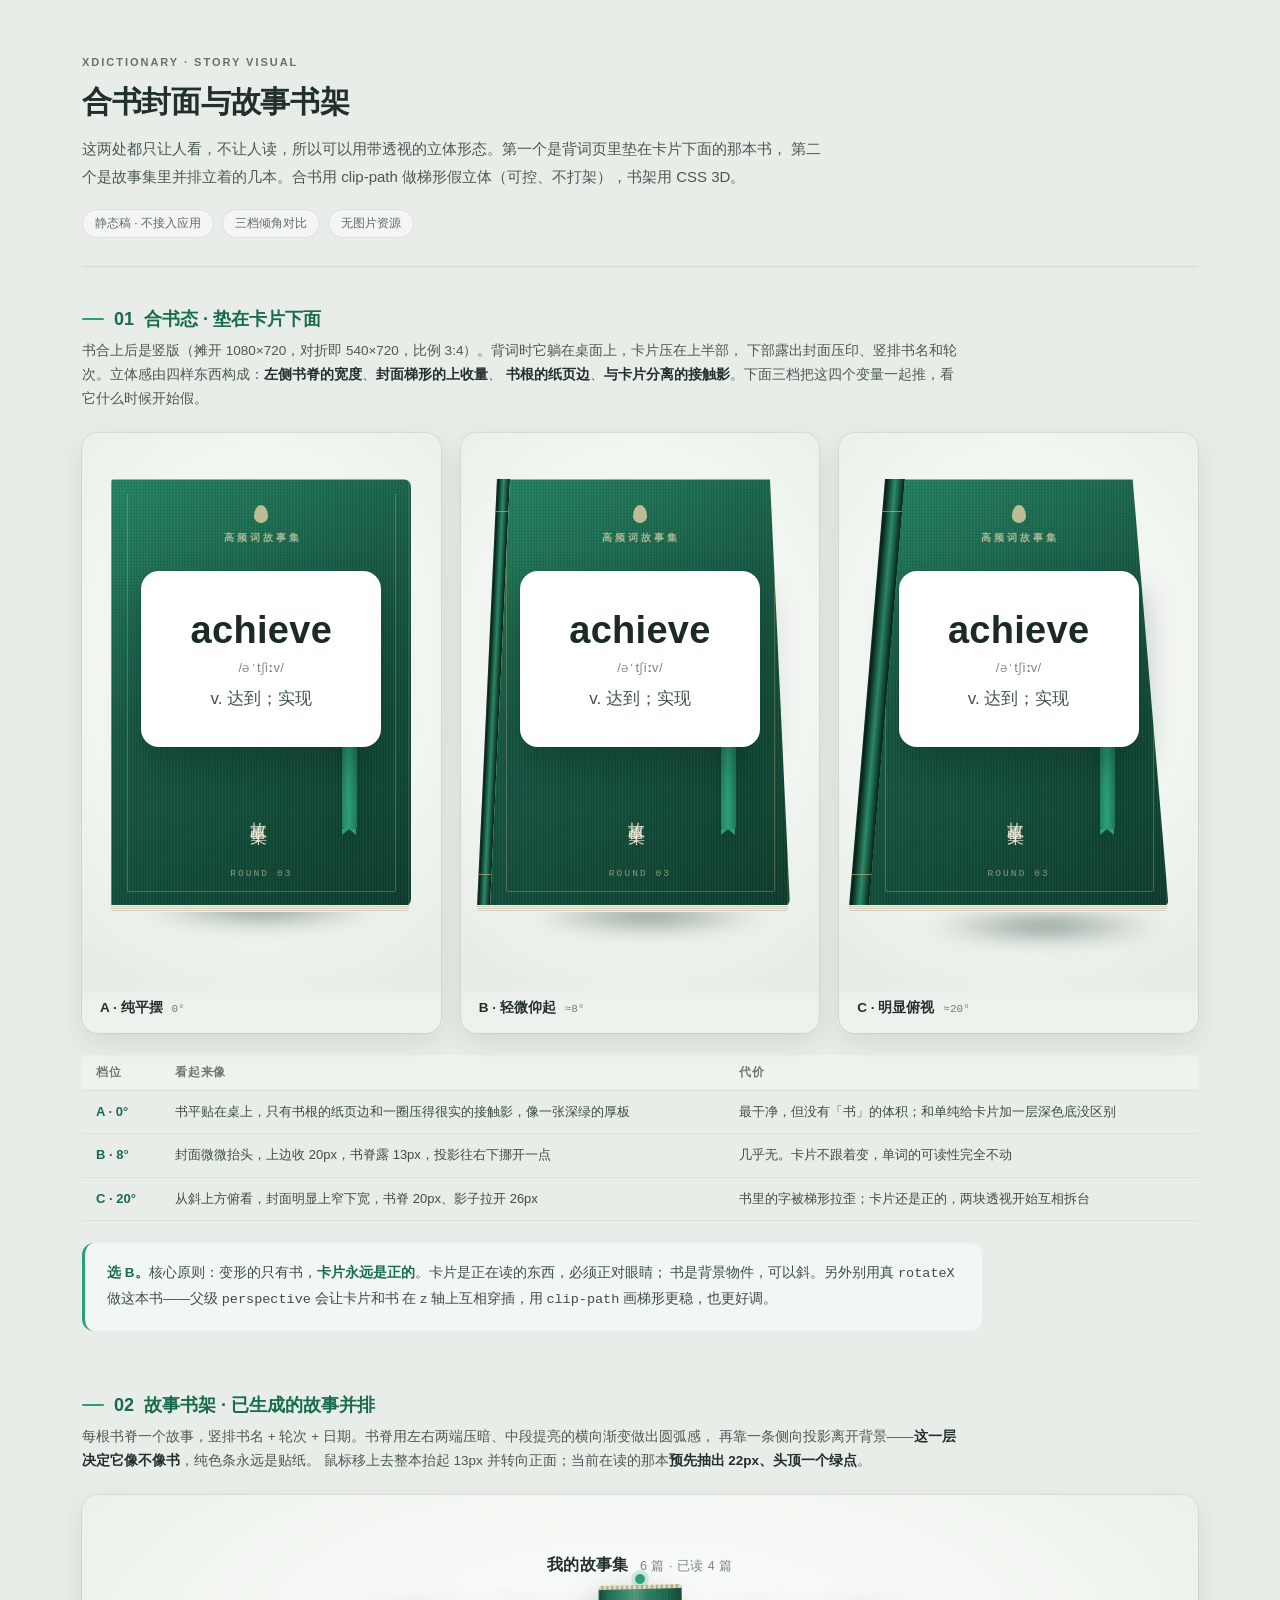
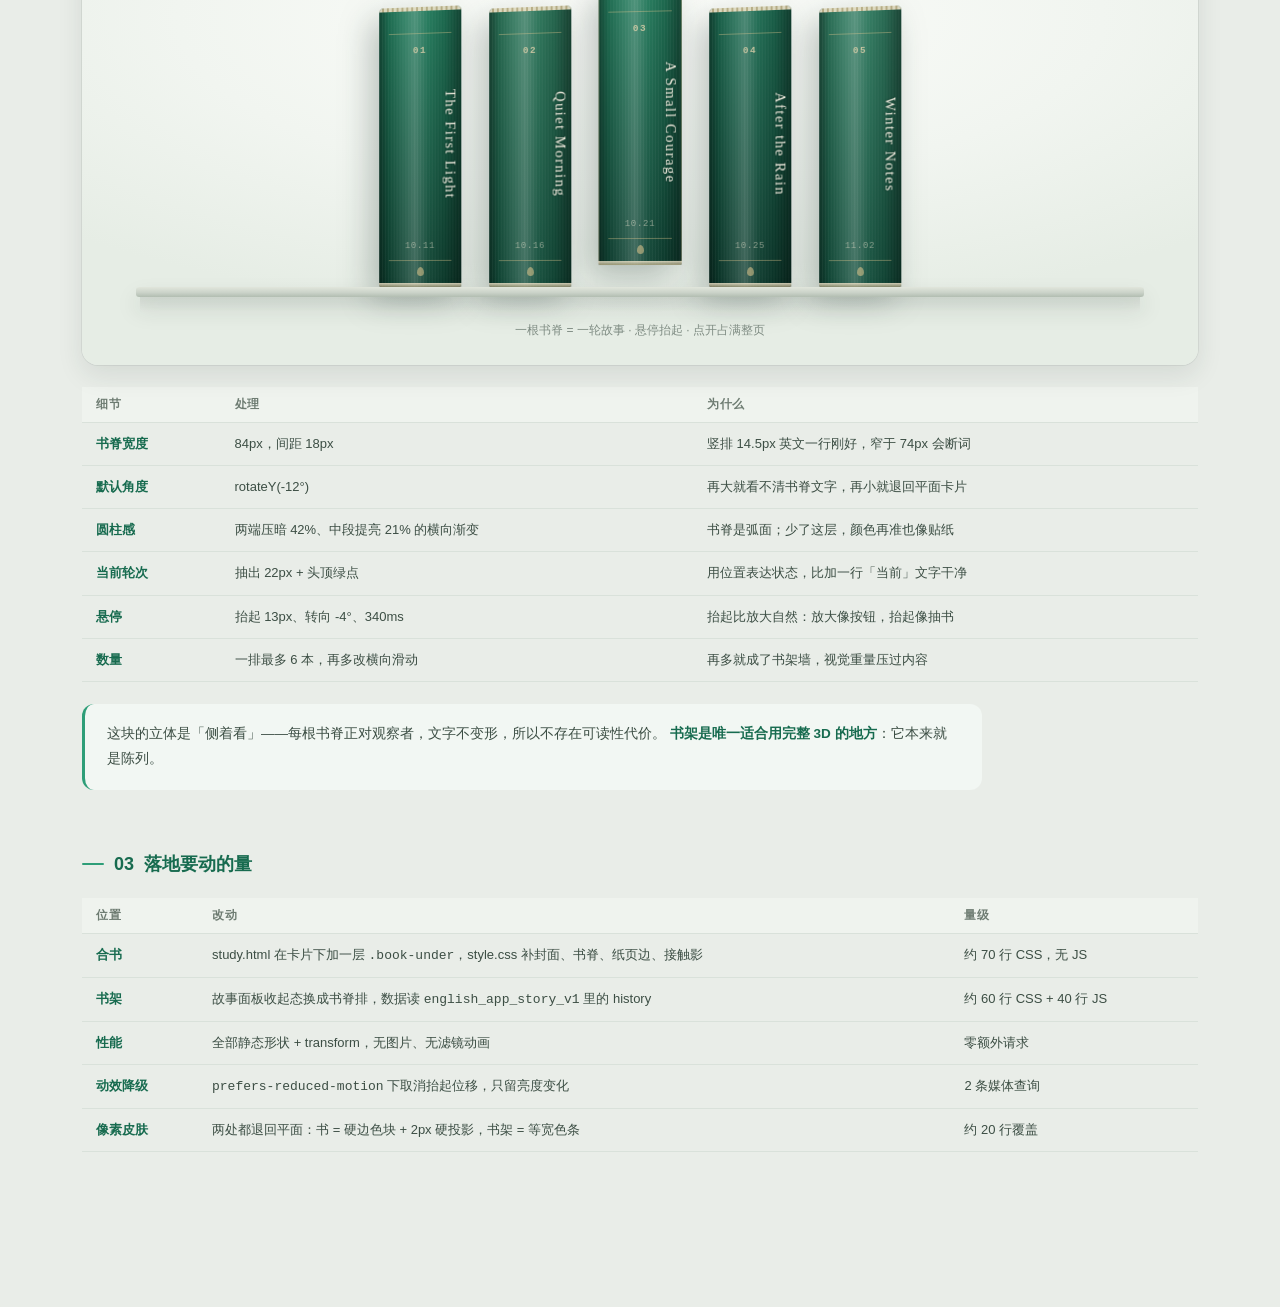
<file: design/story-book-3d-spec.html>
<!DOCTYPE html>
<html lang="zh-CN">
<head>
<meta charset="UTF-8" />
<meta name="viewport" content="width=device-width, initial-scale=1.0" />
<title>xdictionary · 合书封面与故事书架（静态稿）</title>
<style>
  * { box-sizing: border-box; margin: 0; padding: 0; }
  body {
    background: #E9EDE8;
    color: #22302A;
    font-family: "Noto Sans SC", "PingFang SC", "Microsoft YaHei", "Hiragino Sans GB", sans-serif;
    -webkit-font-smoothing: antialiased;
  }
  .spec { max-width: 1180px; margin: 0 auto; padding: 56px 32px 96px; }

  .spec-head { padding-bottom: 28px; border-bottom: 1px solid #D3DBD4; margin-bottom: 40px; }
  .spec-eyebrow {
    font-size: 11px; font-weight: 700; letter-spacing: .18em;
    color: #657368; text-transform: uppercase; margin-bottom: 14px;
  }
  .spec-head h1 { font-size: 30px; font-weight: 700; letter-spacing: -.01em; margin-bottom: 12px; }
  .spec-lede { font-size: 15px; line-height: 1.85; color: #4A5A51; max-width: 740px; }
  .spec-meta { display: flex; flex-wrap: wrap; gap: 8px; margin-top: 18px; list-style: none; }
  .spec-meta li {
    font-size: 12px; color: #5E6C62; background: #F3F6F2;
    border: 1px solid #D7E2DB; border-radius: 999px; padding: 5px 12px;
  }

  .block { margin-bottom: 62px; }
  .block h2 {
    font-size: 18px; font-weight: 700; color: #176B4F;
    display: flex; align-items: center; gap: 10px; margin-bottom: 8px;
  }
  .block h2::before { content: ""; width: 22px; height: 2px; background: #2E9E78; border-radius: 2px; }
  .block .note { font-size: 13.5px; line-height: 1.8; color: #4A5A51; margin-bottom: 22px; max-width: 880px; }
  .block .note b { color: #22302A; font-weight: 700; }
  .block .note code {
    font-family: "SF Mono", "Consolas", monospace; font-size: 12px;
    background: #DFE7E1; border-radius: 4px; padding: 1px 5px; color: #176B4F;
  }

  /* ================= 01 合书态 ================= */
  .trio { display: grid; grid-template-columns: repeat(3, 1fr); gap: 20px; }

  .stage {
    position: relative; height: 600px; border-radius: 16px; overflow: hidden;
    background: radial-gradient(86% 62% at 50% 38%, #FCFDFA 0%, #F2F6F1 54%, #E7EDE6 100%);
    box-shadow: 0 10px 26px rgba(34, 48, 42, .10), 0 0 0 1px rgba(34, 48, 42, .07);
  }

  .bk-wrap {
    --lean: 0px;
    --sw: 8px;
    --shx: 0px;
    --shy: 0px;
    position: absolute; left: 50%; top: 46px; width: 300px; height: 428px;
    margin-left: -150px;
  }

  /* 桌面接触影：随倾角分离 */
  .bk-shadow {
    position: absolute; left: 50%; bottom: -26px; width: 320px; height: 46px;
    margin-left: -160px;
    background: radial-gradient(50% 50% at 50% 50%, rgba(16, 42, 32, .50) 0%, rgba(16, 42, 32, .20) 44%, rgba(16, 42, 32, 0) 74%);
    filter: blur(9px);
    transform: translate(var(--shx), var(--shy)) scaleX(1);
  }

  .bk { position: absolute; inset: 0; }

  /* 书脊：按封面左斜边的角度 skew，宽度就是可见宽度 */
  .bk-spine {
    position: absolute; top: 0; bottom: 0; left: calc(-1 * var(--sw));
    width: var(--sw);
    transform-origin: bottom left;
    transform: skewX(var(--sk, 0deg));
    background:
      linear-gradient(90deg,
        #051A12 0%, #0A2C1F 14%, #1C5E46 34%,
        #2C8A6B 52%, #1A5A43 74%, #061E16 100%);
    box-shadow: 1px 0 0 rgba(255, 255, 255, .08) inset;
  }
  .bk-spine-gold {
    position: absolute; top: 0; bottom: 0; left: calc(-1 * var(--sw));
    width: var(--sw);
    transform-origin: bottom left;
    transform: skewX(var(--sk, 0deg));
    background:
      linear-gradient(180deg,
        transparent 0 32px,
        rgba(226, 199, 140, .55) 32px 33px,
        transparent 33px calc(100% - 33px),
        rgba(226, 199, 140, .55) calc(100% - 33px) calc(100% - 32px),
        transparent calc(100% - 32px) 100%);
  }

  /* 封面：上窄下宽的梯形 */
  .bk-cover {
    position: absolute; inset: 0;
    clip-path: polygon(var(--lean) 0, calc(100% - var(--lean)) 0, 100% 100%, 0 100%);
    border-radius: 3px 8px 8px 3px;
    background:
      repeating-linear-gradient(90deg, rgba(255, 255, 255, .042) 0 1px, transparent 1px 3px),
      repeating-linear-gradient(0deg, rgba(0, 0, 0, .05) 0 1px, transparent 1px 3px),
      linear-gradient(146deg, #238260 0%, #175945 42%, #0D3B2B 100%);
  }

  /* 封面右侧高光边：让梯形右边缘有厚度 */
  .bk-cover::after {
    content: ""; position: absolute; right: 0; top: 0; bottom: 0; width: 3px;
    background: linear-gradient(90deg, rgba(255, 255, 255, .10), rgba(255, 255, 255, 0));
  }

  /* 封面烫金细框：只留左右下三边，上边让位给书头，避免被梯形裁出破口 */
  .bk-frame {
    position: absolute; inset: 15px 15px 15px 16px;
    border: 1px solid rgba(226, 199, 140, .30);
    border-top: 0;
    border-radius: 0 0 2px 2px;
  }

  .bk-stamp {
    position: absolute; left: 0; right: 0; top: 26px;
    display: flex; flex-direction: column; align-items: center; gap: 8px;
  }
  .bk-mark {
    width: 14px; height: 18px; background: rgba(232, 212, 166, .78);
    border-radius: 50% 50% 50% 50% / 62% 62% 38% 38%;
  }
  .bk-stamp-name {
    font-size: 10px; letter-spacing: .3em; color: rgba(236, 220, 180, .68);
    font-weight: 600; text-indent: .3em;
  }
  .bk-title {
    position: absolute; left: 50%; width: 22px; margin-left: -11px; bottom: 46px;
    writing-mode: vertical-rl; height: 96px;
    font-family: Georgia, "Times New Roman", serif;
    font-size: 17px; letter-spacing: .18em; line-height: 1.6;
    color: rgba(242, 235, 216, .90);
    text-align: center;
  }
  .bk-round {
    position: absolute; left: 0; right: 0; bottom: 28px; text-align: center;
    font-size: 9.5px; letter-spacing: .22em; color: rgba(232, 212, 166, .56);
    font-family: "SF Mono", Consolas, monospace;
  }

  /* 书根：底部纸页，左侧盖住书脊底边 */
  .bk-tail {
    position: absolute; left: calc(-1 * var(--sw)); right: 2px; bottom: -5px; height: 7px;
    background: repeating-linear-gradient(180deg, #F3F0E2 0 1px, #D2CEBB 1px 2px);
    border-radius: 0 0 4px 4px;
  }

  /* 卡片：压在书上 */
  .bk-card {
    position: absolute; left: 30px; top: 92px; width: 240px; height: 176px;
    background: #fff; border-radius: 18px;
    box-shadow: 0 18px 36px rgba(8, 30, 22, .32), 0 0 0 1px rgba(34, 48, 42, .05);
    display: flex; flex-direction: column; align-items: center; justify-content: center;
    z-index: 3;
  }
  .bk-card .w { font-size: 38px; font-weight: 700; letter-spacing: .3px; color: #1B2B24; }
  .bk-card .p { font-size: 13px; color: #7A8880; margin-top: 7px; letter-spacing: .02em; }
  .bk-card .m { font-size: 17px; color: #40544A; margin-top: 10px; }

  /* 书签丝带 */
  .bk-ribbon {
    position: absolute; left: 231px; top: 246px; width: 15px; height: 104px;
    background: linear-gradient(90deg, #248166, #2E9E78 46%, #1D765C);
    border-radius: 2px;
    box-shadow: 0 8px 16px rgba(12, 50, 38, .30);
    z-index: 2;
  }
  .bk-ribbon::after {
    content: ""; position: absolute; left: 0; bottom: -6px;
    border-left: 7.5px solid #2E9E78; border-right: 7.5px solid #2E9E78;
    border-bottom: 6px solid transparent;
  }

  .stage-tag {
    position: absolute; left: 0; right: 0; bottom: 0;
    padding: 14px 18px 16px;
    background: linear-gradient(180deg, rgba(240, 244, 239, 0), rgba(237, 242, 236, .94) 36%);
    display: flex; align-items: baseline; gap: 9px;
  }
  .stage-tag b { font-size: 13.5px; color: #22302A; white-space: nowrap; }
  .stage-tag span {
    font-size: 11px; color: #6F7D73; font-family: "SF Mono", Consolas, monospace;
    white-space: nowrap;
  }

  /* ================= 02 故事书架 ================= */
  .shelf-stage {
    position: relative; height: 470px; border-radius: 16px; overflow: hidden;
    background: radial-gradient(74% 64% at 50% 26%, #FCFDFA 0%, #F1F5F0 56%, #E6EDE5 100%);
    box-shadow: 0 10px 26px rgba(34, 48, 42, .10), 0 0 0 1px rgba(34, 48, 42, .07);
  }
  .shelf-top {
    position: absolute; left: 0; right: 0; top: 60px; text-align: center;
    font-size: 12.5px; color: #7A8880; letter-spacing: .04em;
  }
  .shelf-top b {
    font-size: 16px; color: #22302A; letter-spacing: .01em;
    margin-right: 12px; font-weight: 700;
  }

  .shelf-row {
    position: absolute; left: 0; right: 0; top: 112px;
    display: flex; align-items: flex-end; justify-content: center; gap: 26px;
  }

  .spine {
    position: relative; width: 84px; height: 280px;
    transform: perspective(1500px) rotateY(-12deg);
    transform-origin: bottom center;
    transition: transform .34s cubic-bezier(.22, .7, .3, 1);
    cursor: pointer;
    filter: drop-shadow(-9px 12px 16px rgba(12, 36, 27, .26));
  }
  .spine .face {
    position: absolute; inset: 0; border-radius: 5px 5px 2px 2px;
    overflow: hidden;
    background:
      repeating-linear-gradient(90deg, rgba(255, 255, 255, .045) 0 1px, transparent 1px 3px),
      linear-gradient(90deg,
        rgba(0, 0, 0, .42) 0%,
        rgba(0, 0, 0, .10) 12%,
        rgba(255, 255, 255, .11) 32%,
        rgba(255, 255, 255, .21) 44%,
        rgba(255, 255, 255, .04) 60%,
        rgba(0, 0, 0, .13) 80%,
        rgba(0, 0, 0, .44) 100%),
      linear-gradient(178deg, var(--c1) 0%, var(--c2) 100%);
  }
  .spine .headband {
    position: absolute; left: 0; right: 0; top: 0; height: 4px;
    background: repeating-linear-gradient(90deg, #EBE2C9 0 3px, #C2B289 3px 5px);
    opacity: .92;
  }
  .spine .tailyarn {
    position: absolute; left: 0; right: 0; bottom: 0; height: 4px;
    background: linear-gradient(180deg, rgba(235, 226, 201, .88), rgba(176, 164, 128, .72));
  }
  .spine .rule {
    position: absolute; left: 10px; right: 10px; height: 1px;
    background: rgba(228, 201, 142, .38);
  }
  .spine .rule.t { top: 26px; }
  .spine .rule.b { bottom: 26px; }
  .spine .no {
    position: absolute; top: 38px; left: 0; right: 0; text-align: center;
    font-size: 9.5px; letter-spacing: .16em; color: rgba(236, 216, 176, .76);
    font-weight: 700; font-family: "SF Mono", Consolas, monospace;
  }
  .spine .title {
    position: absolute; top: 64px; left: 0; right: 0; height: 148px;
    writing-mode: vertical-rl; margin: 0 auto;
    font-family: Georgia, "Times New Roman", serif;
    font-size: 14.5px; letter-spacing: .10em; line-height: 1.55;
    color: #F4EFE2; text-align: center;
    text-shadow: 0 1px 2px rgba(6, 26, 18, .42);
  }
  .spine .date {
    position: absolute; bottom: 36px; left: 0; right: 0; text-align: center;
    font-size: 9px; letter-spacing: .08em; color: rgba(240, 232, 212, .50);
    font-family: "SF Mono", Consolas, monospace;
  }
  .spine .mark {
    position: absolute; bottom: 11px; left: 50%; margin-left: -3.5px;
    width: 7px; height: 9px; background: rgba(228, 201, 142, .55);
    border-radius: 50% 50% 50% 50% / 62% 62% 38% 38%;
  }

  .spine:hover { transform: perspective(1500px) rotateY(-4deg) translateY(-13px); }
  .spine:hover .face { filter: brightness(1.09); }
  .spine.now { transform: perspective(1500px) rotateY(-7deg) translateY(-22px); }
  .spine.now:hover { transform: perspective(1500px) rotateY(-3deg) translateY(-28px); }
  .spine.now::before {
    content: ""; position: absolute; top: -11px; left: 50%; margin-left: -5px;
    width: 10px; height: 10px; border-radius: 50%; background: #2E9E78;
    box-shadow: 0 0 0 4px rgba(46, 158, 120, .18);
    z-index: 2;
  }
  .spine.now .face { box-shadow: inset 0 0 0 1px rgba(228, 201, 142, .28); }

  .shelf-board {
    position: absolute; left: 54px; right: 54px; top: 392px; height: 10px;
    background: linear-gradient(180deg, #E1E6DC 0%, #CBD3C9 55%, #B2BDB1 100%);
    border-radius: 3px;
    box-shadow: 0 12px 22px rgba(34, 48, 42, .15);
  }
  .shelf-board::after {
    content: ""; position: absolute; left: 4px; right: 4px; top: 10px; height: 15px;
    background: linear-gradient(180deg, rgba(34, 48, 42, .09), rgba(34, 48, 42, 0));
  }

  .shelf-foot {
    position: absolute; left: 0; right: 0; bottom: 26px; text-align: center;
    font-size: 12px; color: #7F8C83;
  }

  /* ================= 说明表 ================= */
  .tbl { width: 100%; border-collapse: collapse; margin-top: 22px; font-size: 13px; }
  .tbl th, .tbl td { text-align: left; padding: 10px 14px; border-bottom: 1px solid #D9E1DA; vertical-align: top; }
  .tbl th { font-size: 11.5px; letter-spacing: .06em; color: #6D7B71; font-weight: 600; background: #EFF3EE; }
  .tbl td { color: #3C4E44; line-height: 1.7; }
  .tbl td:first-child { color: #176B4F; font-weight: 600; white-space: nowrap; }

  .verdict {
    margin-top: 22px; padding: 18px 22px; border-radius: 12px;
    background: #F2F7F3; border-left: 3px solid #2E9E78;
    font-size: 13.5px; line-height: 1.85; color: #3C4E44; max-width: 900px;
  }
  .verdict b { color: #176B4F; }
</style>
</head>
<body>
<div class="spec">

  <header class="spec-head">
    <p class="spec-eyebrow">xdictionary · story visual</p>
    <h1>合书封面与故事书架</h1>
    <p class="spec-lede">
      这两处都只让人看，不让人读，所以可以用带透视的立体形态。第一个是背词页里垫在卡片下面的那本书，
      第二个是故事集里并排立着的几本。合书用 clip-path 做梯形假立体（可控、不打架），书架用 CSS 3D。
    </p>
    <ul class="spec-meta">
      <li>静态稿 · 不接入应用</li>
      <li>三档倾角对比</li>
      <li>无图片资源</li>
    </ul>
  </header>

  <section class="block">
    <h2>01 &nbsp;合书态 · 垫在卡片下面</h2>
    <p class="note">
      书合上后是竖版（摊开 1080×720，对折即 540×720，比例 3:4）。背词时它躺在桌面上，卡片压在上半部，
      下部露出封面压印、竖排书名和轮次。立体感由四样东西构成：<b>左侧书脊的宽度</b>、<b>封面梯形的上收量</b>、
      <b>书根的纸页边</b>、<b>与卡片分离的接触影</b>。下面三档把这四个变量一起推，看它什么时候开始假。
    </p>

    <div class="trio">

      <div class="stage">
        <div class="bk-wrap" style="--lean:0px; --sw:0px; --sk:0deg; --shx:0px; --shy:0px;">
          <div class="bk-shadow"></div>
          <div class="bk">
            <div class="bk-spine"></div>
            <div class="bk-spine-gold"></div>
            <div class="bk-cover">
              <div class="bk-frame"></div>
              <div class="bk-stamp">
                <div class="bk-mark"></div>
                <div class="bk-stamp-name">高频词故事集</div>
              </div>
              <div class="bk-title">故事集</div>
              <div class="bk-round">ROUND 03</div>
            </div>
            <div class="bk-tail"></div>
          </div>
          <div class="bk-ribbon"></div>
          <div class="bk-card">
            <div class="w">achieve</div>
            <div class="p">/əˈtʃiːv/</div>
            <div class="m">v. 达到；实现</div>
          </div>
        </div>
        <div class="stage-tag"><b>A · 纯平摆</b><span>0°</span></div>
      </div>

      <div class="stage">
        <div class="bk-wrap" style="--lean:20px; --sw:13px; --sk:-2.67deg; --shx:8px; --shy:6px;">
          <div class="bk-shadow"></div>
          <div class="bk">
            <div class="bk-spine"></div>
            <div class="bk-spine-gold"></div>
            <div class="bk-cover">
              <div class="bk-frame"></div>
              <div class="bk-stamp">
                <div class="bk-mark"></div>
                <div class="bk-stamp-name">高频词故事集</div>
              </div>
              <div class="bk-title">故事集</div>
              <div class="bk-round">ROUND 03</div>
            </div>
            <div class="bk-tail"></div>
          </div>
          <div class="bk-ribbon"></div>
          <div class="bk-card">
            <div class="w">achieve</div>
            <div class="p">/əˈtʃiːv/</div>
            <div class="m">v. 达到；实现</div>
          </div>
        </div>
        <div class="stage-tag"><b>B · 轻微仰起</b><span>≈8°</span></div>
      </div>

      <div class="stage">
        <div class="bk-wrap" style="--lean:36px; --sw:20px; --sk:-4.81deg; --shx:26px; --shy:16px;">
          <div class="bk-shadow"></div>
          <div class="bk">
            <div class="bk-spine"></div>
            <div class="bk-spine-gold"></div>
            <div class="bk-cover">
              <div class="bk-frame"></div>
              <div class="bk-stamp">
                <div class="bk-mark"></div>
                <div class="bk-stamp-name">高频词故事集</div>
              </div>
              <div class="bk-title">故事集</div>
              <div class="bk-round">ROUND 03</div>
            </div>
            <div class="bk-tail"></div>
          </div>
          <div class="bk-ribbon"></div>
          <div class="bk-card">
            <div class="w">achieve</div>
            <div class="p">/əˈtʃiːv/</div>
            <div class="m">v. 达到；实现</div>
          </div>
        </div>
        <div class="stage-tag"><b>C · 明显俯视</b><span>≈20°</span></div>
      </div>

    </div>

    <table class="tbl">
      <thead>
        <tr><th>档位</th><th>看起来像</th><th>代价</th></tr>
      </thead>
      <tbody>
        <tr>
          <td>A · 0°</td>
          <td>书平贴在桌上，只有书根的纸页边和一圈压得很实的接触影，像一张深绿的厚板</td>
          <td>最干净，但没有「书」的体积；和单纯给卡片加一层深色底没区别</td>
        </tr>
        <tr>
          <td>B · 8°</td>
          <td>封面微微抬头，上边收 20px，书脊露 13px，投影往右下挪开一点</td>
          <td>几乎无。卡片不跟着变，单词的可读性完全不动</td>
        </tr>
        <tr>
          <td>C · 20°</td>
          <td>从斜上方俯看，封面明显上窄下宽，书脊 20px、影子拉开 26px</td>
          <td>书里的字被梯形拉歪；卡片还是正的，两块透视开始互相拆台</td>
        </tr>
      </tbody>
    </table>

    <div class="verdict">
      <b>选 B。</b>核心原则：变形的只有书，<b>卡片永远是正的</b>。卡片是正在读的东西，必须正对眼睛；
      书是背景物件，可以斜。另外别用真 <code>rotateX</code> 做这本书——父级 <code>perspective</code> 会让卡片和书
      在 z 轴上互相穿插，用 <code>clip-path</code> 画梯形更稳，也更好调。
    </div>
  </section>

  <section class="block">
    <h2>02 &nbsp;故事书架 · 已生成的故事并排</h2>
    <p class="note">
      每根书脊一个故事，竖排书名 + 轮次 + 日期。书脊用左右两端压暗、中段提亮的横向渐变做出圆弧感，
      再靠一条侧向投影离开背景——<b>这一层决定它像不像书</b>，纯色条永远是贴纸。
      鼠标移上去整本抬起 13px 并转向正面；当前在读的那本<b>预先抽出 22px、头顶一个绿点</b>。
    </p>

    <div class="shelf-stage">
      <div class="shelf-top"><b>我的故事集</b>6 篇 · 已读 4 篇</div>

      <div class="shelf-row">
        <div class="spine" style="--c1:#20795A; --c2:#0D3F2F;">
          <div class="face">
            <div class="headband"></div>
            <div class="rule t"></div>
            <div class="no">01</div>
            <div class="title">The First Light</div>
            <div class="rule b"></div>
            <div class="date">10.11</div>
            <div class="mark"></div>
            <div class="tailyarn"></div>
          </div>
        </div>
        <div class="spine" style="--c1:#2A7458; --c2:#114A38;">
          <div class="face">
            <div class="headband"></div>
            <div class="rule t"></div>
            <div class="no">02</div>
            <div class="title">Quiet Morning</div>
            <div class="rule b"></div>
            <div class="date">10.16</div>
            <div class="mark"></div>
            <div class="tailyarn"></div>
          </div>
        </div>
        <div class="spine now" style="--c1:#227A5B; --c2:#0E4132;">
          <div class="face">
            <div class="headband"></div>
            <div class="rule t"></div>
            <div class="no">03</div>
            <div class="title">A Small Courage</div>
            <div class="rule b"></div>
            <div class="date">10.21</div>
            <div class="mark"></div>
            <div class="tailyarn"></div>
          </div>
        </div>
        <div class="spine" style="--c1:#1C6B51; --c2:#0B382B;">
          <div class="face">
            <div class="headband"></div>
            <div class="rule t"></div>
            <div class="no">04</div>
            <div class="title">After the Rain</div>
            <div class="rule b"></div>
            <div class="date">10.25</div>
            <div class="mark"></div>
            <div class="tailyarn"></div>
          </div>
        </div>
        <div class="spine" style="--c1:#2F7A5F; --c2:#124C3A;">
          <div class="face">
            <div class="headband"></div>
            <div class="rule t"></div>
            <div class="no">05</div>
            <div class="title">Winter Notes</div>
            <div class="rule b"></div>
            <div class="date">11.02</div>
            <div class="mark"></div>
            <div class="tailyarn"></div>
          </div>
        </div>
      </div>

      <div class="shelf-board"></div>
      <div class="shelf-foot">一根书脊 = 一轮故事 · 悬停抬起 · 点开占满整页</div>
    </div>

    <table class="tbl">
      <thead>
        <tr><th>细节</th><th>处理</th><th>为什么</th></tr>
      </thead>
      <tbody>
        <tr>
          <td>书脊宽度</td>
          <td>84px，间距 18px</td>
          <td>竖排 14.5px 英文一行刚好，窄于 74px 会断词</td>
        </tr>
        <tr>
          <td>默认角度</td>
          <td>rotateY(-12°)</td>
          <td>再大就看不清书脊文字，再小就退回平面卡片</td>
        </tr>
        <tr>
          <td>圆柱感</td>
          <td>两端压暗 42%、中段提亮 21% 的横向渐变</td>
          <td>书脊是弧面；少了这层，颜色再准也像贴纸</td>
        </tr>
        <tr>
          <td>当前轮次</td>
          <td>抽出 22px + 头顶绿点</td>
          <td>用位置表达状态，比加一行「当前」文字干净</td>
        </tr>
        <tr>
          <td>悬停</td>
          <td>抬起 13px、转向 -4°、340ms</td>
          <td>抬起比放大自然：放大像按钮，抬起像抽书</td>
        </tr>
        <tr>
          <td>数量</td>
          <td>一排最多 6 本，再多改横向滑动</td>
          <td>再多就成了书架墙，视觉重量压过内容</td>
        </tr>
      </tbody>
    </table>

    <div class="verdict">
      这块的立体是「侧着看」——每根书脊正对观察者，文字不变形，所以不存在可读性代价。
      <b>书架是唯一适合用完整 3D 的地方</b>：它本来就是陈列。
    </div>
  </section>

  <section class="block">
    <h2>03 &nbsp;落地要动的量</h2>
    <table class="tbl">
      <thead>
        <tr><th>位置</th><th>改动</th><th>量级</th></tr>
      </thead>
      <tbody>
        <tr>
          <td>合书</td>
          <td>study.html 在卡片下加一层 <code>.book-under</code>，style.css 补封面、书脊、纸页边、接触影</td>
          <td>约 70 行 CSS，无 JS</td>
        </tr>
        <tr>
          <td>书架</td>
          <td>故事面板收起态换成书脊排，数据读 <code>english_app_story_v1</code> 里的 history</td>
          <td>约 60 行 CSS + 40 行 JS</td>
        </tr>
        <tr>
          <td>性能</td>
          <td>全部静态形状 + transform，无图片、无滤镜动画</td>
          <td>零额外请求</td>
        </tr>
        <tr>
          <td>动效降级</td>
          <td><code>prefers-reduced-motion</code> 下取消抬起位移，只留亮度变化</td>
          <td>2 条媒体查询</td>
        </tr>
        <tr>
          <td>像素皮肤</td>
          <td>两处都退回平面：书 = 硬边色块 + 2px 硬投影，书架 = 等宽色条</td>
          <td>约 20 行覆盖</td>
        </tr>
      </tbody>
    </table>
  </section>

</div>
</body>
</html>
</file>
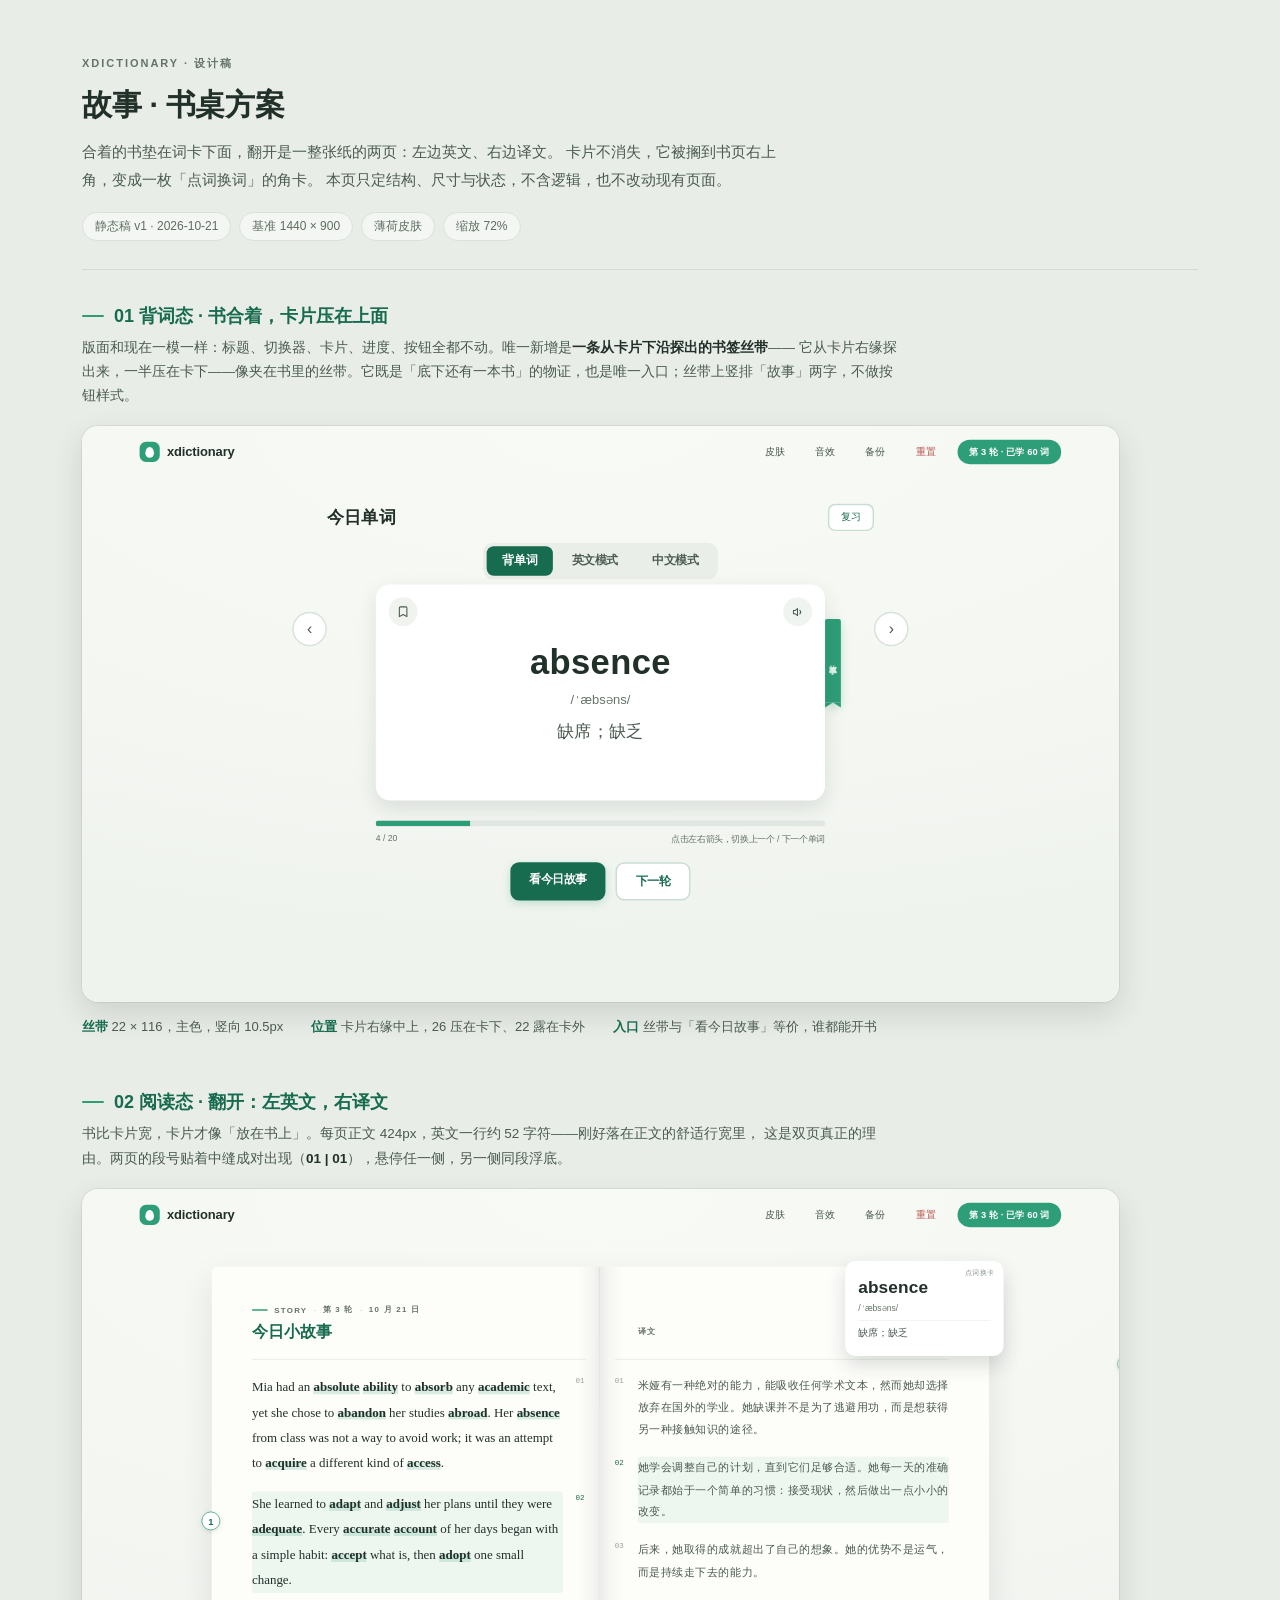
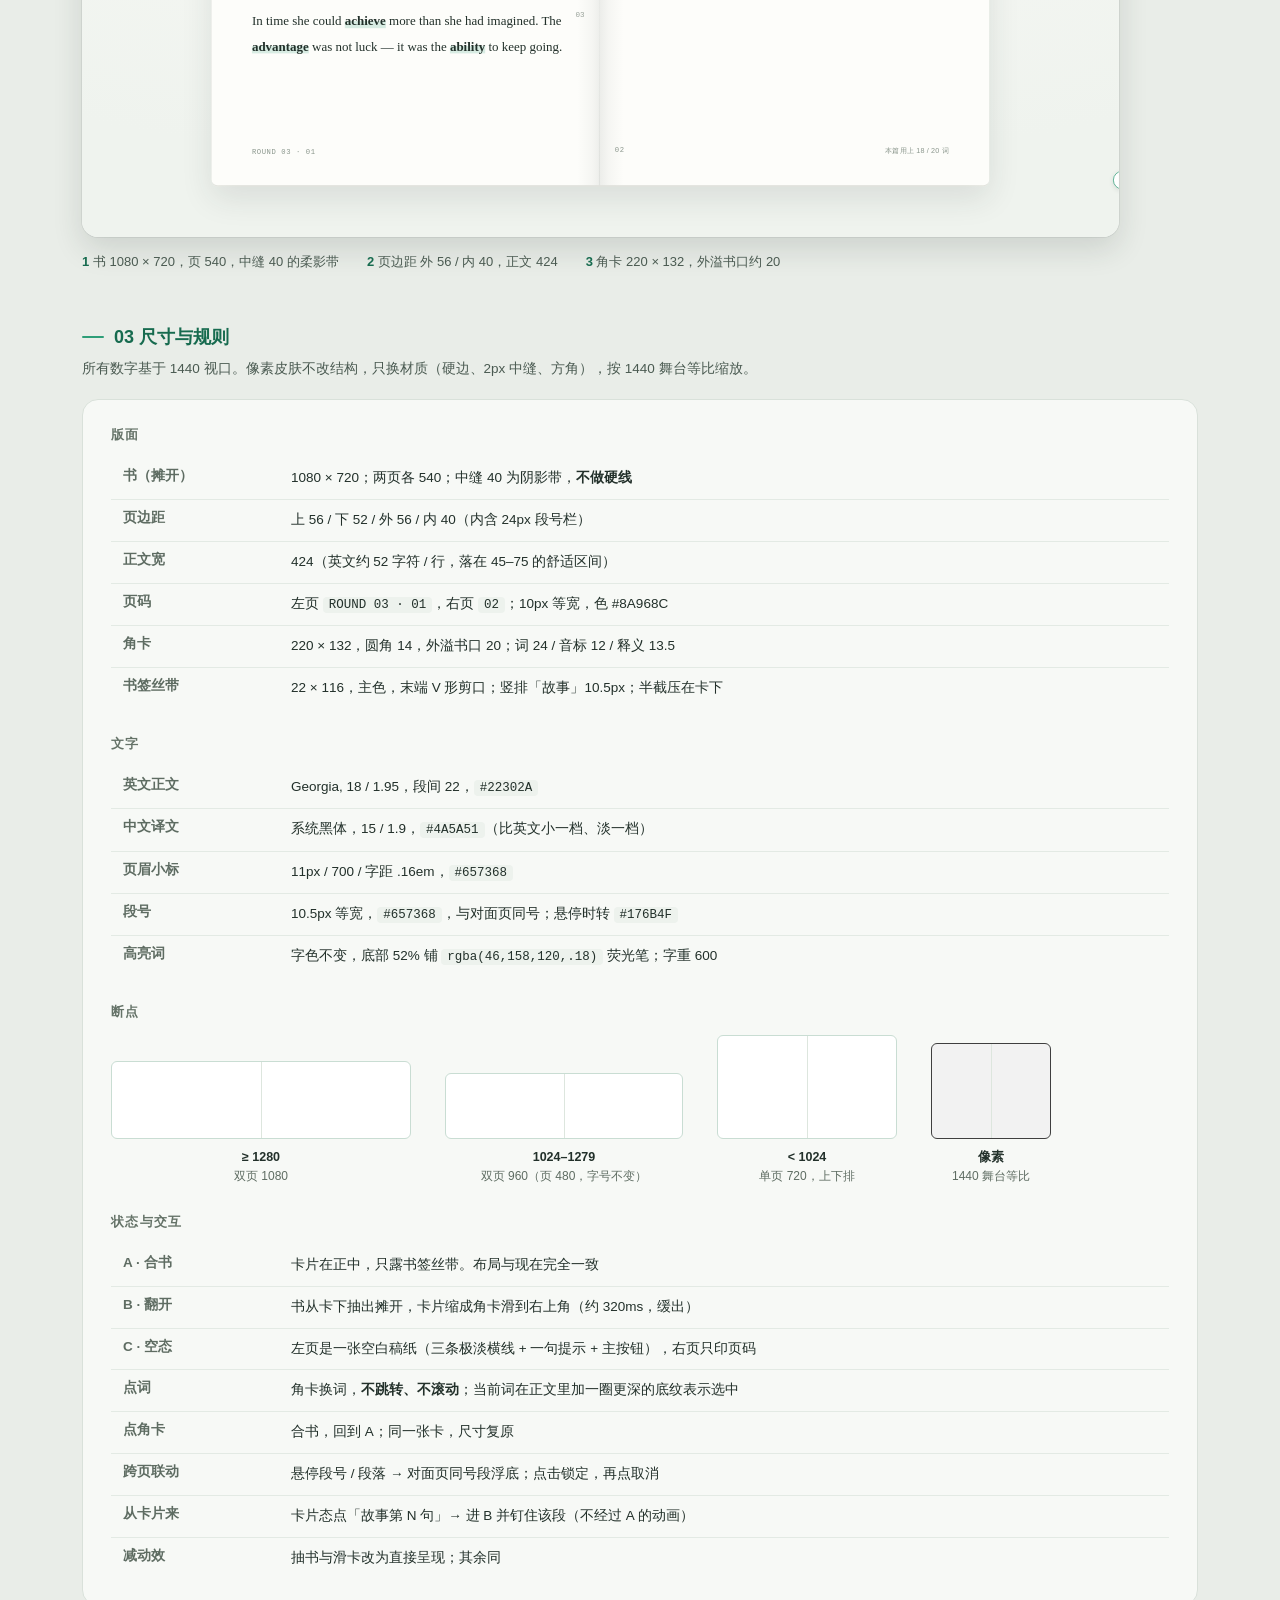
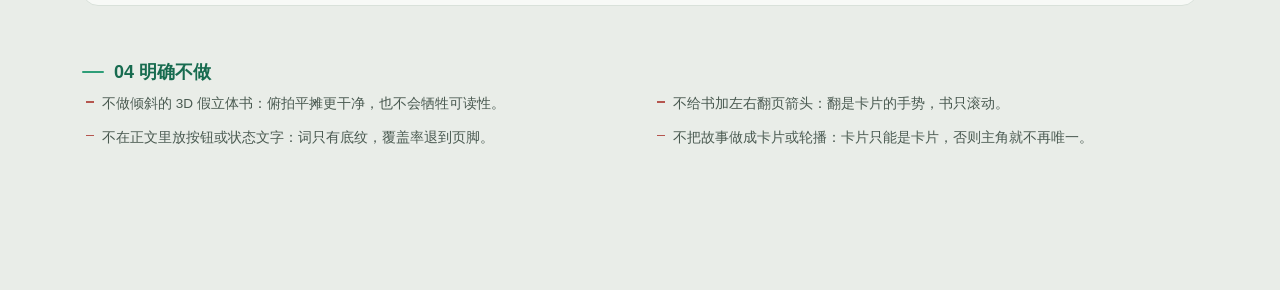
<file: design/story-desk-spec.html>
<!DOCTYPE html>
<html lang="zh-CN">
<head>
<meta charset="UTF-8" />
<meta name="viewport" content="width=device-width, initial-scale=1.0" />
<title>xdictionary · 故事「书桌」方案（静态稿）</title>
<style>
  /* ---------- 规格页自身 ---------- */
  * { box-sizing: border-box; margin: 0; padding: 0; }
  body {
    background: #E9EDE8;
    color: #22302A;
    font-family: "Noto Sans SC", "PingFang SC", "Microsoft YaHei", "Hiragino Sans GB", sans-serif;
    -webkit-font-smoothing: antialiased;
  }
  .spec { max-width: 1180px; margin: 0 auto; padding: 56px 32px 88px; }

  .spec-head { padding-bottom: 28px; border-bottom: 1px solid #D3DBD4; margin-bottom: 34px; }
  .spec-eyebrow {
    font-size: 11px; font-weight: 700; letter-spacing: .18em;
    color: #657368; text-transform: uppercase; margin-bottom: 14px;
  }
  .spec-head h1 { font-size: 30px; font-weight: 700; letter-spacing: -.01em; margin-bottom: 12px; }
  .spec-lede { font-size: 15px; line-height: 1.85; color: #4A5A51; max-width: 720px; }
  .spec-meta { display: flex; flex-wrap: wrap; gap: 8px; margin-top: 18px; list-style: none; }
  .spec-meta li {
    font-size: 12px; color: #5E6C62; background: #F3F6F2;
    border: 1px solid #D7E2DB; border-radius: 999px; padding: 5px 12px;
  }

  .block { margin-bottom: 54px; }
  .block h2 {
    font-size: 18px; font-weight: 700; color: #176B4F;
    display: flex; align-items: center; gap: 10px; margin-bottom: 8px;
  }
  .block h2::before { content: ""; width: 22px; height: 2px; background: #2E9E78; border-radius: 2px; }
  .block .note { font-size: 13.5px; line-height: 1.8; color: #4A5A51; margin-bottom: 18px; max-width: 820px; }
  .block .note b { color: #22302A; }

  /* ---------- 画框（1440 逻辑宽，等比缩到页面里） ---------- */
  .frame-wrap {
    --s: .72;
    width: calc(var(--w) * var(--s));
    height: calc(var(--h) * var(--s));
    overflow: hidden;
    border-radius: 16px;
    background: #F5F7F3;
    box-shadow: 0 12px 30px rgba(34, 48, 42, .14), 0 0 0 1px rgba(34, 48, 42, .07);
  }
  .frame {
    width: var(--w); height: var(--h);
    transform: scale(var(--s)); transform-origin: 0 0;
    position: relative; overflow: hidden;
    background:
      radial-gradient(120% 90% at 50% 0%, #F8FAF6 0%, #F5F7F3 55%, #EFF3EE 100%);
    color: #22302A;
  }

  /* ---------- 通用顶栏 ---------- */
  .m-header {
    position: absolute; left: 0; right: 0; top: 0; height: 72px;
    display: flex; align-items: center; justify-content: space-between;
    padding: 0 80px;
  }
  .m-brand { display: flex; align-items: center; gap: 10px; font-size: 18px; font-weight: 700; letter-spacing: -.01em; }
  .m-logo {
    width: 28px; height: 28px; border-radius: 9px; background: #2E9E78;
    display: flex; align-items: center; justify-content: center;
  }
  .m-logo::after { content: ""; width: 12px; height: 15px; background: #fff; border-radius: 50% 50% 50% 50% / 62% 62% 38% 38%; }
  .m-hright { display: flex; align-items: center; gap: 18px; font-size: 14px; color: #4A5A51; }
  .m-hright .g { padding: 8px 12px; border-radius: 10px; }
  .m-badge {
    background: #2E9E78; color: #fff; font-size: 13px; font-weight: 600;
    padding: 8px 16px; border-radius: 999px;
  }

  /* ---------- 背词态 ---------- */
  .m-title-row { position: absolute; left: 340px; right: 340px; top: 108px; display: flex; align-items: center; justify-content: space-between; }
  .m-title { font-size: 24px; font-weight: 700; }
  .m-review {
    font-size: 14px; color: #176B4F; border: 2px solid #C9DDD3;
    background: #fff; border-radius: 10px; padding: 8px 16px;
  }
  .m-switcher {
    position: absolute; left: 50%; top: 162px; transform: translateX(-50%);
    display: flex; gap: 4px; padding: 5px; background: #E9EEE9; border-radius: 14px;
  }
  .m-switcher span { font-size: 16px; font-weight: 600; padding: 10px 22px; border-radius: 10px; color: #4A5A51; }
  .m-switcher .on { background: #176B4F; color: #fff; }

  .m-arrow {
    position: absolute; top: 258px; width: 48px; height: 48px; border-radius: 50%;
    background: #fff; border: 2px solid #D7E2DB; display: flex; align-items: center; justify-content: center;
    font-size: 22px; color: #4A5A51;
  }
  .m-arrow.l { left: 292px; }
  .m-arrow.r { right: 292px; }

  .m-card {
    position: absolute; z-index: 2; left: 408px; top: 220px; width: 624px; height: 300px;
    background: #fff; border-radius: 20px; box-shadow: 0 10px 28px rgba(34, 48, 42, .12);
    display: flex; flex-direction: column; align-items: center; justify-content: center;
  }
  .m-card .bookmark {
    position: absolute; left: 18px; top: 18px; width: 40px; height: 40px; border-radius: 50%;
    background: #F1F3EF; display: flex; align-items: center; justify-content: center;
  }
  .m-card .speaker {
    position: absolute; right: 18px; top: 18px; width: 40px; height: 40px; border-radius: 50%;
    background: #F0F4F1; display: flex; align-items: center; justify-content: center;
  }
  .m-word { font-size: 48px; font-weight: 700; letter-spacing: .5px; line-height: 1.2; }
  .m-phon { font-size: 18px; color: #657368; margin-top: 10px; }
  .m-mean { font-size: 24px; font-weight: 500; color: #4A5A51; margin-top: 16px; }

  /* 从卡下探出的书签丝带 */
  .m-ribbon {
    position: absolute; z-index: 1; left: 1032px; top: 268px; width: 22px; height: 116px;
    background: #2E9E78; border-radius: 3px 3px 0 0;
    box-shadow: 0 6px 14px rgba(46, 158, 120, .28);
    display: flex; align-items: center; justify-content: center;
  }
  .m-ribbon::before {
    content: ""; position: absolute; right: 100%; top: 0; width: 26px; height: 100%;
    background: #2E9E78; border-radius: 3px 0 0 0;
  }
  .m-ribbon span {
    writing-mode: vertical-rl; font-size: 10.5px; font-weight: 700; letter-spacing: .2em;
    color: #EAF7F1;
  }
  .m-ribbon::after {
    content: ""; position: absolute; left: 0; bottom: -7px;
    border-left: 11px solid #2E9E78; border-right: 11px solid #2E9E78;
    border-bottom: 7px solid transparent;
  }

  .m-progress { position: absolute; left: 408px; right: 408px; top: 548px; }
  .m-track { height: 8px; border-radius: 999px; background: #E1E8E3; overflow: hidden; }
  .m-fill { width: 21%; height: 100%; background: #2E9E78; }
  .m-progress .txt { display: flex; justify-content: space-between; font-size: 12px; color: #657368; margin-top: 10px; }

  .m-actions { position: absolute; left: 0; right: 0; top: 606px; display: flex; justify-content: center; gap: 14px; }
  .m-btn {
    font-size: 16px; font-weight: 600; padding: 14px 26px; border-radius: 12px;
  }
  .m-btn.primary { background: #176B4F; color: #fff; box-shadow: 0 4px 12px rgba(46, 158, 120, .25); }
  .m-btn.ghost { background: #fff; color: #176B4F; border: 2px solid #C9DDD3; }

  /* ---------- 阅读态：书 ---------- */
  .m-book {
    position: absolute; left: 180px; top: 108px; width: 1080px; height: 720px;
    border-radius: 8px 8px 8px 8px;
    background: #FDFDFA;
    box-shadow: 0 18px 44px rgba(34, 48, 42, .11), 0 1px 0 #ECEDE7, 0 2px 0 #F4F5EF;
  }
  /* 中缝：两页各自的柔影，压在纸面上，不做硬线 */
  .m-book::before {
    content: ""; position: absolute; left: 508px; top: 0; width: 64px; height: 100%;
    background: linear-gradient(90deg,
      rgba(34, 48, 42, 0) 0%,
      rgba(34, 48, 42, .035) 32%,
      rgba(34, 48, 42, .075) 50%,
      rgba(34, 48, 42, .035) 68%,
      rgba(34, 48, 42, 0) 100%);
    pointer-events: none;
  }
  .m-book::after {
    content: ""; position: absolute; left: 538px; top: 0; width: 1px; height: 100%;
    background: linear-gradient(180deg, rgba(34, 48, 42, .10), rgba(34, 48, 42, .04) 30%, rgba(34, 48, 42, .04) 70%, rgba(34, 48, 42, .10));
  }

  .m-page { position: absolute; top: 0; width: 540px; height: 720px; }
  .m-page.left { left: 0; }
  .m-page.right { left: 540px; }

  .m-kicker {
    position: absolute; left: 56px; top: 52px; display: flex; align-items: center; gap: 9px;
    font-size: 11px; font-weight: 700; letter-spacing: .16em; color: #657368; text-transform: uppercase;
  }
  .m-kicker i { width: 22px; height: 2px; background: #2E9E78; border-radius: 2px; display: block; }
  .m-kicker .sep { color: #C9DDD3; letter-spacing: 0; }
  .m-ptitle { position: absolute; left: 56px; top: 76px; font-size: 22px; font-weight: 700; color: #176B4F; letter-spacing: .01em; }
  .m-plabel {
    position: absolute; left: 52px; top: 82px; font-size: 11px; font-weight: 700;
    letter-spacing: .16em; color: #657368; text-transform: uppercase;
  }
  .m-rule { position: absolute; left: 56px; right: 20px; top: 128px; height: 1px; background: #E3EAE4; }
  .m-page.right .m-rule { left: 20px; right: 56px; }

  .m-pbody { position: absolute; left: 56px; right: 20px; top: 150px; }
  .m-page.right .m-pbody { left: 20px; right: 56px; }
  .m-para { display: grid; grid-template-columns: 1fr 24px; gap: 8px; margin-bottom: 22px; }
  .m-page.right .m-para { grid-template-columns: 24px 1fr; }
  .m-no {
    font-family: ui-monospace, "SFMono-Regular", Menlo, Consolas, monospace;
    font-size: 10.5px; color: #657368; opacity: .65; line-height: 1.9;
  }
  .m-page.right .m-no { text-align: left; }
  .m-page.left .m-no { text-align: right; padding-right: 2px; }
  .m-en {
    font-family: Georgia, "Iowan Old Style", "Times New Roman", "Noto Serif SC", "Songti SC", serif;
    font-size: 18px; line-height: 1.95; color: #22302A;
  }
  .m-zh { font-size: 15.5px; line-height: 1.98; color: #4A5A51; }
  .hl {
    font-weight: 600;
    background-image: linear-gradient(to top, rgba(46, 158, 120, .18) 0, rgba(46, 158, 120, .18) 52%, transparent 52%);
  }

  .m-pfoot {
    position: absolute; left: 56px; right: 20px; bottom: 40px;
    font-family: ui-monospace, "SFMono-Regular", Menlo, Consolas, monospace;
    font-size: 10px; letter-spacing: .08em; color: #8A968C;
    display: flex; justify-content: space-between;
  }
  .m-page.right .m-pfoot { left: 20px; right: 56px; }
  .m-pfoot .cov { font-family: "Noto Sans SC", "PingFang SC", sans-serif; letter-spacing: .02em; }

  /* 角卡：搁在书页右上角、半悬在书口外 */
  .m-dock {
    position: absolute; left: 880px; top: -8px; width: 220px; height: 132px;
    background: #fff; border-radius: 14px;
    box-shadow: 0 12px 26px rgba(34, 48, 42, .16);
    padding: 16px 18px;
    display: flex; flex-direction: column; justify-content: center;
  }
  .m-dock .dw { font-size: 24px; font-weight: 700; letter-spacing: .2px; line-height: 1.15; }
  .m-dock .dp { font-size: 12px; color: #657368; margin-top: 6px; }
  .m-dock .dm { font-size: 13.5px; color: #4A5A51; margin-top: 8px; padding-top: 8px; border-top: 1px solid #EEF2EE; }
  .m-dock .dx {
    position: absolute; right: 12px; top: 10px; font-size: 10px; color: #8A968C; letter-spacing: .04em;
  }

  /* 段号联动示意（右侧页 02 段浮底） */
  .m-para.hot .m-zh,
  .m-para.hot .m-en { background: rgba(46, 158, 120, .07); border-radius: 4px; }
  .m-para.hot .m-no { opacity: 1; color: #176B4F; }

  /* 标注点 */
  .m-tag {
    position: absolute; width: 26px; height: 26px; border-radius: 50%;
    background: #fff; border: 1.5px solid #2E9E78; color: #176B4F;
    font-size: 13px; font-weight: 700; display: flex; align-items: center; justify-content: center;
    box-shadow: 0 2px 8px rgba(34, 48, 42, .12);
  }

  /* ---------- 规格表 ---------- */
  .specs { background: #F7F9F6; border: 1px solid #D9E1DA; border-radius: 16px; padding: 26px 28px; }
  .specs h3 { font-size: 13px; font-weight: 700; letter-spacing: .1em; color: #657368; text-transform: uppercase; margin-bottom: 14px; }
  .specs h3:not(:first-child) { margin-top: 26px; }
  table { width: 100%; border-collapse: collapse; font-size: 13.5px; }
  th, td { text-align: left; padding: 9px 12px; border-bottom: 1px solid #E3EAE4; vertical-align: top; }
  th { width: 168px; color: #5E6C62; font-weight: 600; }
  td { color: #22302A; line-height: 1.7; }
  tr:last-child th, tr:last-child td { border-bottom: none; }
  td code {
    font-family: ui-monospace, "SFMono-Regular", Menlo, Consolas, monospace;
    font-size: 12.5px; background: #EDF2ED; padding: 1px 6px; border-radius: 4px;
  }

  .legend { display: flex; flex-wrap: wrap; gap: 10px 28px; margin-top: 16px; font-size: 13px; color: #4A5A51; }
  .legend b { color: #176B4F; }

  /* 断点示意 */
  .bps { display: flex; align-items: flex-end; gap: 34px; margin-top: 6px; flex-wrap: wrap; }
  .bp { text-align: center; }
  .bp .bar { background: #fff; border: 1.5px solid #C9DDD3; border-radius: 6px; margin: 0 auto 8px; position: relative; }
  .bp .bar::before { content: ""; position: absolute; left: 50%; top: 0; bottom: 0; width: 1px; background: #DDE6DE; }
  .bp .lbl { font-size: 12px; color: #5E6C62; line-height: 1.6; }
  .bp .lbl b { display: block; color: #22302A; font-size: 12.5px; }

  .do-not { display: grid; grid-template-columns: repeat(2, minmax(0, 1fr)); gap: 10px 26px; margin-top: 4px; }
  .do-not p { font-size: 13.5px; line-height: 1.75; color: #4A5A51; padding-left: 20px; position: relative; }
  .do-not p::before {
    content: ""; position: absolute; left: 4px; top: 9px; width: 8px; height: 1.5px; background: #B5564F;
  }
  @media (max-width: 900px) {
    .frame-wrap { --s: .55; }
    .do-not { grid-template-columns: 1fr; }
  }
</style>
</head>
<body>
<div class="spec">

  <header class="spec-head">
    <p class="spec-eyebrow">xdictionary · 设计稿</p>
    <h1>故事 · 书桌方案</h1>
    <p class="spec-lede">
      合着的书垫在词卡下面，翻开是一整张纸的两页：左边英文、右边译文。
      卡片不消失，它被搁到书页右上角，变成一枚「点词换词」的角卡。
      本页只定结构、尺寸与状态，不含逻辑，也不改动现有页面。
    </p>
    <ul class="spec-meta">
      <li>静态稿 v1 · 2026-10-21</li>
      <li>基准 1440 × 900</li>
      <li>薄荷皮肤</li>
      <li>缩放 72%</li>
    </ul>
  </header>

  <!-- ============ 01 背词态 ============ -->
  <section class="block">
    <h2>01 背词态 · 书合着，卡片压在上面</h2>
    <p class="note">
      版面和现在一模一样：标题、切换器、卡片、进度、按钮全都不动。唯一新增是<b>一条从卡片下沿探出的书签丝带</b>——
      它从卡片右缘探出来，一半压在卡下——像夹在书里的丝带。它既是「底下还有一本书」的物证，也是唯一入口；丝带上竖排「故事」两字，不做按钮样式。
    </p>

    <div class="frame-wrap" style="--w:1440px; --h:800px;">
      <div class="frame">

        <div class="m-header">
          <div class="m-brand"><span class="m-logo"></span>xdictionary</div>
          <div class="m-hright">
            <span class="g">皮肤</span><span class="g">音效</span><span class="g">备份</span>
            <span class="g" style="color:#B5564F">重置</span>
            <span class="m-badge">第 3 轮 · 已学 60 词</span>
          </div>
        </div>

        <div class="m-title-row">
          <div class="m-title">今日单词</div>
          <div class="m-review">复习</div>
        </div>

        <div class="m-switcher"><span class="on">背单词</span><span>英文模式</span><span>中文模式</span></div>

        <div class="m-arrow l">‹</div>
        <div class="m-arrow r">›</div>

        <div class="m-card">
          <span class="bookmark"><svg width="18" height="18" viewBox="0 0 24 24"><path d="M19 21l-7-4-7 4V5a2 2 0 0 1 2-2h10a2 2 0 0 1 2 2z" fill="none" stroke="#4A5A51" stroke-width="2" stroke-linejoin="round"/></svg></span>
          <span class="speaker"><svg width="17" height="17" viewBox="0 0 24 24"><path d="M11 5L6 9H3v6h3l5 4V5z" fill="none" stroke="#4A5A51" stroke-width="2" stroke-linejoin="round"/><path d="M15.5 8.5a5 5 0 0 1 0 7" fill="none" stroke="#4A5A51" stroke-width="2" stroke-linecap="round"/></svg></span>
          <div class="m-word">absence</div>
          <div class="m-phon">/ˈæbsəns/</div>
          <div class="m-mean">缺席；缺乏</div>
        </div>

        <!-- 书签丝带：压在卡片下面，只探出一截 -->
        <div class="m-ribbon"><span>故事</span></div>

        <div class="m-progress">
          <div class="m-track"><div class="m-fill"></div></div>
          <div class="txt"><span>4 / 20</span><span>点击左右箭头，切换上一个 / 下一个单词</span></div>
        </div>

        <div class="m-actions">
          <div class="m-btn primary">看今日故事</div>
          <div class="m-btn ghost">下一轮</div>
        </div>

      </div>
    </div>

    <div class="legend">
      <span><b>丝带</b> 22 × 116，主色，竖向 10.5px</span>
      <span><b>位置</b> 卡片右缘中上，26 压在卡下、22 露在卡外</span>
      <span><b>入口</b> 丝带与「看今日故事」等价，谁都能开书</span>
    </div>
  </section>

  <!-- ============ 02 阅读态 ============ -->
  <section class="block">
    <h2>02 阅读态 · 翻开：左英文，右译文</h2>
    <p class="note">
      书比卡片宽，卡片才像「放在书上」。每页正文 424px，英文一行约 52 字符——刚好落在正文的舒适行宽里，
      这是双页真正的理由。两页的段号贴着中缝成对出现（<b>01 | 01</b>），悬停任一侧，另一侧同段浮底。
    </p>

    <div class="frame-wrap" style="--w:1440px; --h:900px;">
      <div class="frame">

        <div class="m-header">
          <div class="m-brand"><span class="m-logo"></span>xdictionary</div>
          <div class="m-hright">
            <span class="g">皮肤</span><span class="g">音效</span><span class="g">备份</span>
            <span class="g" style="color:#B5564F">重置</span>
            <span class="m-badge">第 3 轮 · 已学 60 词</span>
          </div>
        </div>

        <div class="m-book">

          <!-- 左页：英文 -->
          <div class="m-page left">
            <div class="m-kicker"><i></i>STORY<span class="sep">·</span>第 3 轮<span class="sep">·</span>10 月 21 日</div>
            <div class="m-ptitle">今日小故事</div>
            <div class="m-rule"></div>

            <div class="m-pbody">
              <div class="m-para">
                <p class="m-en">Mia had an <span class="hl">absolute</span> <span class="hl">ability</span> to <span class="hl">absorb</span> any <span class="hl">academic</span> text, yet she chose to <span class="hl">abandon</span> her studies <span class="hl">abroad</span>. Her <span class="hl">absence</span> from class was not a way to avoid work; it was an attempt to <span class="hl">acquire</span> a different kind of <span class="hl">access</span>.</p>
                <span class="m-no">01</span>
              </div>
              <div class="m-para hot">
                <p class="m-en">She learned to <span class="hl">adapt</span> and <span class="hl">adjust</span> her plans until they were <span class="hl">adequate</span>. Every <span class="hl">accurate</span> <span class="hl">account</span> of her days began with a simple habit: <span class="hl">accept</span> what is, then <span class="hl">adopt</span> one small change.</p>
                <span class="m-no">02</span>
              </div>
              <div class="m-para">
                <p class="m-en">In time she could <span class="hl">achieve</span> more than she had imagined. The <span class="hl">advantage</span> was not luck — it was the <span class="hl">ability</span> to keep going.</p>
                <span class="m-no">03</span>
              </div>
            </div>

            <div class="m-pfoot"><span>ROUND 03 · 01</span></div>
          </div>

          <!-- 右页：译文 -->
          <div class="m-page right">
            <div class="m-plabel">译文</div>
            <div class="m-rule"></div>

            <div class="m-pbody">
              <div class="m-para">
                <span class="m-no">01</span>
                <p class="m-zh">米娅有一种绝对的能力，能吸收任何学术文本，然而她却选择放弃在国外的学业。她缺课并不是为了逃避用功，而是想获得另一种接触知识的途径。</p>
              </div>
              <div class="m-para hot">
                <span class="m-no">02</span>
                <p class="m-zh">她学会调整自己的计划，直到它们足够合适。她每一天的准确记录都始于一个简单的习惯：接受现状，然后做出一点小小的改变。</p>
              </div>
              <div class="m-para">
                <span class="m-no">03</span>
                <p class="m-zh">后来，她取得的成就超出了自己的想象。她的优势不是运气，而是持续走下去的能力。</p>
              </div>
            </div>

            <div class="m-pfoot"><span>02</span><span class="cov">本篇用上 18 / 20 词</span></div>
          </div>

          <!-- 角卡：搁在书页右上角 -->
          <div class="m-dock">
            <span class="dx">点词换卡</span>
            <div class="dw">absence</div>
            <div class="dp">/ˈæbsəns/</div>
            <div class="dm">缺席；缺乏</div>
          </div>

          <!-- 标注点 -->
          <span class="m-tag" style="left:-14px; top:340px;">1</span>
          <span class="m-tag" style="left:1252px; top:700px;">2</span>
          <span class="m-tag" style="left:1258px; top:122px;">3</span>
        </div>

      </div>
    </div>

    <div class="legend">
      <span><b>1</b> 书 1080 × 720，页 540，中缝 40 的柔影带</span>
      <span><b>2</b> 页边距 外 56 / 内 40，正文 424</span>
      <span><b>3</b> 角卡 220 × 132，外溢书口约 20</span>
    </div>
  </section>

  <!-- ============ 03 规格 ============ -->
  <section class="block">
    <h2>03 尺寸与规则</h2>
    <p class="note">所有数字基于 1440 视口。像素皮肤不改结构，只换材质（硬边、2px 中缝、方角），按 1440 舞台等比缩放。</p>

    <div class="specs">
      <h3>版面</h3>
      <table>
        <tr><th>书（摊开）</th><td>1080 × 720；两页各 540；中缝 40 为阴影带，<b>不做硬线</b></td></tr>
        <tr><th>页边距</th><td>上 56 / 下 52 / 外 56 / 内 40（内含 24px 段号栏）</td></tr>
        <tr><th>正文宽</th><td>424（英文约 52 字符 / 行，落在 45–75 的舒适区间）</td></tr>
        <tr><th>页码</th><td>左页 <code>ROUND 03 · 01</code>，右页 <code>02</code>；10px 等宽，色 #8A968C</td></tr>
        <tr><th>角卡</th><td>220 × 132，圆角 14，外溢书口 20；词 24 / 音标 12 / 释义 13.5</td></tr>
        <tr><th>书签丝带</th><td>22 × 116，主色，末端 V 形剪口；竖排「故事」10.5px；半截压在卡下</td></tr>
      </table>

      <h3>文字</h3>
      <table>
        <tr><th>英文正文</th><td>Georgia, 18 / 1.95，段间 22，<code>#22302A</code></td></tr>
        <tr><th>中文译文</th><td>系统黑体，15 / 1.9，<code>#4A5A51</code>（比英文小一档、淡一档）</td></tr>
        <tr><th>页眉小标</th><td>11px / 700 / 字距 .16em，<code>#657368</code></td></tr>
        <tr><th>段号</th><td>10.5px 等宽，<code>#657368</code>，与对面页同号；悬停时转 <code>#176B4F</code></td></tr>
        <tr><th>高亮词</th><td>字色不变，底部 52% 铺 <code>rgba(46,158,120,.18)</code> 荧光笔；字重 600</td></tr>
      </table>

      <h3>断点</h3>
      <div class="bps">
        <div class="bp"><div class="bar" style="width:300px;height:78px"></div><div class="lbl"><b>≥ 1280</b>双页 1080</div></div>
        <div class="bp"><div class="bar" style="width:238px;height:66px"></div><div class="lbl"><b>1024–1279</b>双页 960（页 480，字号不变）</div></div>
        <div class="bp"><div class="bar" style="width:180px;height:104px"></div><div class="lbl"><b>&lt; 1024</b>单页 720，上下排</div></div>
        <div class="bp"><div class="bar" style="width:120px;height:96px;background:#F2F2F2;border-color:#3F3F3F"></div><div class="lbl"><b>像素</b>1440 舞台等比</div></div>
      </div>

      <h3 style="margin-top:26px">状态与交互</h3>
      <table>
        <tr><th>A · 合书</th><td>卡片在正中，只露书签丝带。布局与现在完全一致</td></tr>
        <tr><th>B · 翻开</th><td>书从卡下抽出摊开，卡片缩成角卡滑到右上角（约 320ms，缓出）</td></tr>
        <tr><th>C · 空态</th><td>左页是一张空白稿纸（三条极淡横线 + 一句提示 + 主按钮），右页只印页码</td></tr>
        <tr><th>点词</th><td>角卡换词，<b>不跳转、不滚动</b>；当前词在正文里加一圈更深的底纹表示选中</td></tr>
        <tr><th>点角卡</th><td>合书，回到 A；同一张卡，尺寸复原</td></tr>
        <tr><th>跨页联动</th><td>悬停段号 / 段落 → 对面页同号段浮底；点击锁定，再点取消</td></tr>
        <tr><th>从卡片来</th><td>卡片态点「故事第 N 句」→ 进 B 并钉住该段（不经过 A 的动画）</td></tr>
        <tr><th>减动效</th><td>抽书与滑卡改为直接呈现；其余同</td></tr>
      </table>
    </div>
  </section>

  <!-- ============ 04 不做 ============ -->
  <section class="block">
    <h2>04 明确不做</h2>
    <div class="do-not">
      <p>不做倾斜的 3D 假立体书：俯拍平摊更干净，也不会牺牲可读性。</p>
      <p>不给书加左右翻页箭头：翻是卡片的手势，书只滚动。</p>
      <p>不在正文里放按钮或状态文字：词只有底纹，覆盖率退到页脚。</p>
      <p>不把故事做成卡片或轮播：卡片只能是卡片，否则主角就不再唯一。</p>
    </div>
  </section>

</div>
</body>
</html>
</file>
<file: style.css>
/* ============================================================
   xdictionary — 设计系统 (Design Tokens)
   基准依据需求文档 §9.3

   ★ 换皮肤说明（新增）
   本文件所有颜色一律走下面的 CSS 变量，禁止再写死色值。
   换皮肤 = 覆盖这组变量即可，文件末尾有 `html[data-skin="…"]` 皮肤块。
   新增皮肤：① 在文件末尾加一段 html[data-skin="<id>"] 覆盖；
             ② 在 skin.js 的 SKINS 登记表加一行。
   ============================================================ */
:root {
  /* ---------- 皮肤可覆盖区（开始） ---------- */

  /* 背景与表面 */
  --bg-page: #F5F7F3;          /* 页面底色 */
  --surface: #FFFFFF;          /* 卡面 / 面板 */
  --bg-subtle: #E9EEE9;        /* 浅底：模式切换器轨道 */
  --bg-soft: #F0F4F1;          /* 更浅的底：喇叭按钮 / 按钮 hover */
  --bg-soft-2: #E7EBE7;        /* 浅底再深一档：书签 hover */
  --track-bg: #E1E8E3;         /* 进度条轨道 */

  /* 描边 */
  --border-soft: #D7E2DB;      /* 浅描边：输入框 / 左箭头 */
  --border-muted: #C9DDD3;     /* 更弱描边：次要按钮 / 禁用态 */

  /* 开书翻页时纸面的明暗遮片（.bk-shade）：纸根暗、外缘亮。
     皮肤可覆盖 —— 薄荷偏冷绿、暖阳要换成暖褐，不然暖底上书页会发绿。 */
  --book-shade: linear-gradient(90deg,
    rgba(9, 30, 20, .92) 0%,
    rgba(9, 30, 20, .52) 40%,
    rgba(9, 30, 20, .20) 100%);

  /* 文字 */
  --text-primary: #22302A;     /* 主文字 */
  --text-secondary: #4A5A51;   /* 次级文字 / 释义 */
  --text-tertiary: #5E6C62;    /* 辅助文字 */
  --text-muted: #657368;       /* 更弱的辅助文字 */
  --on-accent: #FFFFFF;        /* 压在强调色上的文字 / 图形 */

  /* 强调 */
  --accent: #2E9E78;           /* 主色：主按钮 / 右箭头 / 进度条 / 徽标 */
  --accent-dark: #176B4F;      /* 深主色：切换器激活段 / 白字按钮（AA 级） */
  --accent-hover: #29906D;     /* 主按钮 hover */

  /* 主按钮底色（与 accent 解耦：白字需 AA，薄荷用深绿 #176B4F 6.5:1） */
  --btn-primary-bg: var(--accent-dark);
  --btn-primary-bg-hover: #145944;   /* 白字 8.3:1 */

  /* 标记（书签） */
  --mark-bg: #F1F3EF;          /* 未标记底 */
  --mark-bg-hover: #E7EBE7;    /* 未标记 hover */
  --mark-stroke: #4A5A51;      /* 未标记描边 */
  --mark-bg-on: #FCEBEB;       /* 已标记底 */
  --mark-bg-on-hover: #F9DEDE; /* 已标记 hover */
  --mark-fg: #E24B4A;          /* 已标记图标 */

  /* 语义色：默写校验 / 重置 */
  --ok: #2E9E78;
  --ok-shadow: rgba(46, 158, 120, 0.18);
  --bad: #D9534F;
  --bad-shadow: rgba(217, 83, 79, 0.15);
  --danger: #B5564F;           /* 「↺ 重置」文字 */
  --danger-border: #E2C9C9;    /* 「↺ 重置」描边 */
  --danger-bg: #FCEFEF;        /* 「↺ 重置」hover 底 */

  /* 浮层与阴影 */
  --overlay: rgba(34, 48, 42, 0.45);
  --toast-bg: #22302A;
  --shadow-card: 0 10px 28px rgba(34, 48, 42, 0.12);
  --shadow-btn: 0 4px 12px rgba(46, 158, 120, 0.25);
  --shadow-modal: 0 18px 44px rgba(34, 48, 42, 0.28);
  --shadow-toast: 0 8px 24px rgba(0, 0, 0, 0.2);
  --shadow-pop: 0 14px 34px rgba(34, 48, 42, 0.22);

  /* 品牌 logo（内联 SVG 用 fill="currentColor"，由这里驱动） */
  --logo-bg: #2E9E78;
  --logo-fg: #FFFFFF;
  /* 首页门厅：地平线草坡双层 */
  --idx-hill1: #A5D8BE;   /* 前坡 */
  --idx-hill2: #C9E7D6;   /* 后坡 */

  /* 入场动效（intro.js / style.css「入场动效」区块使用） */
  --intro-leaf: #2E9E78;                  /* 叶片主色 */
  --intro-vein: #BFE8D6;                  /* 叶脉与叶柄 */
  --intro-wind: rgba(46, 158, 120, 0.35); /* 风线与碎叶 */
  --intro-bloom: rgba(46, 158, 120, 0.24);/* 换肤时从按钮铺开的光晕 */

  /* 翻面 / 切词动效 */
  --flip-dur: 600ms;                      /* 翻面时长：450 利落 / 600 从容 */
  --flip-ease: cubic-bezier(0.4, 0, 0.2, 1); /* 匀加速起手、缓减速收尾，无回弹 */
  --card-back-bg: #F7FAF8;                /* 卡背面的薄荷微染 */
  --shadow-lift: 0 18px 36px rgba(34, 48, 42, 0.18); /* 翻转中段的抬起阴影 */
  --flip-gloss: rgba(255, 255, 255, 0.14); /* 中段高光峰值 ≈8%（模拟纸面反光） */
  /* 故事页：词上的荧光笔底纹（默认 / 更强一档） */
  --st-mark: rgba(46, 158, 120, 0.16);
  --st-mark-on: rgba(46, 158, 120, 0.26);
  --swap-out: 200ms;                      /* 切词翻页：旧词翻出 */
  --swap-in: 260ms;                       /* 切词翻页：新词翻入 */
  --swap-ease-in: cubic-bezier(0.55, 0, 1, 1);   /* 起手加速 */
  --swap-ease-out: cubic-bezier(0, 0, 0.2, 1);   /* 落定减速 */

  /* 首页双窗（2026-10-27）：玻璃投影的墨色用 RGB 三值，配 rgba(var(--…), α) 使用，
     这样暖阳能把投影调成暖棕，而不是硬塞一层绿色阴影 */
  --idx-shadow-ink: 34, 48, 42;
  --idx-glow: rgba(46, 158, 120, 0.24);      /* 玻璃背后的光斑：给玻璃一点可折射的东西 */
  --idx-pin-halo: rgba(46, 158, 120, 0.14);  /* 引线端点那圈晕 */
  /* 两扇窗里的截图：按皮肤换（薄荷 / 暖阳各一套，见 shots/） */
  --idx-shot-l: url("shots/study.png");
  --idx-shot-r: url("shots/story.png");

  /* ---------- 皮肤可覆盖区（结束） ---------- */

  /* 字号 */
  --fs-word: 48px;
  --fs-meaning: 24px;
  --fs-phonetic: 18px;
  --fs-title: 24px;
  --fs-hint: 13px;
  --fs-button: 16px;
  --fs-body: 16px;

  /* 圆角 */
  --radius-card: 20px;
  --radius-btn: 12px;
  --radius-switcher: 14px;
  --radius-pill: 999px;

  /* 布局 */
  --max-width: 760px;
  --font-family: "Noto Sans SC", "PingFang SC", "Microsoft YaHei", "Hiragino Sans GB", sans-serif;
}

/* ============================ 基础重置 ============================ */
* { box-sizing: border-box; margin: 0; padding: 0; }

/* 全宽藤蔓用 100vw 定位，滚动条占宽会带来 ~15px 横向溢出 —— 一律剪掉
   （用 clip 而不是 hidden：不产生滚动容器，纵向滚动行为不变） */
html { overflow-x: clip; }

body {
  background: var(--bg-page);
  color: var(--text-primary);
  font-family: var(--font-family);
  font-size: var(--fs-body);
  line-height: 1.5;
  -webkit-font-smoothing: antialiased;
}

/* ============================ 顶栏 ============================ */
.app-header {
  max-width: 1280px;
  margin: 0 auto;
  padding: 22px 32px;
  display: flex;
  align-items: center;
  justify-content: space-between;
}
.brand { display: flex; align-items: center; gap: 12px; }
.brand-logo { display: inline-flex; }
.brand-name {
  font-size: 20px;
  font-weight: 700;
  color: var(--text-primary);
  letter-spacing: 0.5px;
}
.round-badge {
  background: var(--btn-primary-bg);
  color: var(--on-accent);
  font-size: 15px;
  font-weight: 600;
  padding: 7px 16px;
  border-radius: var(--radius-pill);
  white-space: nowrap;
}
/* 徽标现在是按钮（点击切换词库）：复位按钮默认样式 */
button.round-badge {
  border: none;
  font-family: inherit;
  cursor: pointer;
  transition: background .15s ease;
}
button.round-badge:hover { background: var(--btn-primary-bg-hover); }

/* 词库快速切换菜单：挂在 .source-switch 下，徽标点开向下弹。
   颜色 / 圆角 / 阴影全走可换肤变量 —— 加新皮肤只需改变量。 */
.source-switch { position: relative; }
.source-menu {
  position: absolute;
  top: calc(100% + 10px);
  right: 0;
  z-index: 60;               /* 高于页内内容、低于弹窗(z80)与 toast(z90) */
  min-width: 260px;
  max-width: calc(100vw - 24px);   /* 窄屏（390）不许被内容顶出左边缘 */
  padding: 6px;
  background: var(--surface);
  border: 1px solid var(--border-soft);
  border-radius: var(--radius-switcher);
  box-shadow: var(--shadow-pop);
  /* 从徽标那儿翻出来（2026-10-31）：170ms，右上角为原点，不带过冲。
     只给容器做，不给菜单项错峰 —— bank.js 步进时会重绘 innerHTML，
     项级动画会让每点一次 ‹ 整片菜单闪一遍。 */
  transform-origin: 100% 0;
  animation: menu-drop .17s cubic-bezier(.2, .7, .3, 1) both;
}
@keyframes menu-drop {
  from { opacity: 0; transform: translateY(-6px) scale(.972); }
  to   { opacity: 1; transform: none; }
}
.source-menu[hidden] { display: none; }
.src-item {
  display: flex;
  align-items: center;
  gap: 10px;
  width: 100%;
  padding: 10px 12px;
  border: none;
  border-radius: var(--radius-btn);
  background: transparent;
  font-family: inherit;
  font-size: 15px;
  color: var(--text-primary);
  text-align: left;
  cursor: pointer;
}
.src-item:hover { background: var(--bg-soft); }
.src-item.is-active { background: var(--bg-subtle); }
.src-name {
  flex: 1;
  font-weight: 600;
  overflow: hidden;
  text-overflow: ellipsis;
  white-space: nowrap;
}
.src-meta { flex-shrink: 0; font-size: 13px; color: var(--text-muted); }
.src-item.is-active .src-meta { color: var(--accent-dark); font-weight: 600; }
.src-manage .src-name { font-weight: 500; color: var(--text-secondary); }
.src-sep { height: 1px; margin: 6px 8px; background: var(--border-soft); }

/* 菜单顶部轮次块（2026-10-29，2026-10-30 改为真回退）：
   学习视图 = 回到某一轮（会真的把当前轮搬过去），复习视图 = 跳到某一批。
   圆角 / 颜色全走皮肤变量。 */
.src-round { padding: 6px 8px 8px; }
.src-round-head {
  display: flex;
  align-items: baseline;
  justify-content: space-between;
  gap: 10px;
  margin-bottom: 8px;
}
.src-round-title { font-size: 13px; font-weight: 500; color: var(--text-tertiary); }
.src-round-tip {
  margin-top: 7px;
  font-size: 12px;
  line-height: 1.45;
  color: var(--text-muted);
}
.src-round-meta {
  font-size: 13px;
  color: var(--text-muted);
  font-variant-numeric: tabular-nums;
}
.src-round-row { display: flex; align-items: center; gap: 6px; }
.src-step {
  flex: 0 0 auto;
  width: 32px;
  height: 32px;
  padding: 0;
  display: flex;
  align-items: center;
  justify-content: center;
  border: 1px solid var(--border-soft);
  border-radius: var(--radius-btn);
  background: var(--surface);
  color: var(--text-secondary);
  font-family: inherit;
  font-size: 18px;
  line-height: 1;
  cursor: pointer;
  transition: background .15s, color .15s, border-color .15s;
}
.src-step:hover:not(:disabled) {
  background: var(--bg-soft);
  border-color: var(--accent);
  color: var(--accent-dark);
}
.src-step:disabled { opacity: .45; cursor: default; }
.src-round-input {
  flex: 1 1 60px;
  min-width: 0;
  height: 32px;
  padding: 0 8px;
  border: 1px solid var(--border-soft);
  border-radius: var(--radius-btn);
  background: var(--surface);
  color: var(--text-primary);
  font-family: inherit;
  font-size: 15px;
  font-weight: 500;
  text-align: center;
  font-variant-numeric: tabular-nums;
}
.src-round-input:focus { outline: 2px solid var(--accent); outline-offset: 1px; }
.src-go {
  flex: 0 0 auto;
  height: 32px;
  padding: 0 12px;
  border: none;
  border-radius: var(--radius-btn);
  background: var(--btn-primary-bg);
  color: var(--on-accent);
  font-family: inherit;
  font-size: 14px;
  font-weight: 500;
  white-space: nowrap;
  cursor: pointer;
  transition: background .15s;
}
.src-go:hover { background: var(--btn-primary-bg-hover); }
.src-step:focus-visible,
.src-go:focus-visible { outline: 2px solid var(--accent); outline-offset: 2px; }

/* 顶栏右侧：复习模式切换按钮 + 轮次徽标 */
.header-right {
  display: flex;
  align-items: center;
  gap: 12px;
}
.btn-review-toggle {
  font-family: inherit;
  font-size: 15px;
  font-weight: 600;
  padding: 8px 18px;
  border-radius: var(--radius-pill);
  cursor: pointer;
  border: 2px solid var(--accent);
  background: var(--surface);
  color: var(--accent-dark);
  transition: background .15s, transform .12s;
}
.btn-review-toggle:hover { background: var(--bg-soft); }
.btn-review-toggle:active { transform: scale(0.98); }
/* 处于开启状态（如复习页的「标记」= 只看已标记的词） */
.btn-review-toggle.active {
  background: var(--accent-dark);
  color: var(--on-accent);
  border-color: var(--accent-dark);
}
.btn-review-toggle.active:hover { background: var(--accent-dark); }
.btn-review-toggle:disabled {
  opacity: 0.4;
  cursor: not-allowed;
  border-color: var(--border-muted);
  color: var(--text-muted);
}

/* 复习模式：仅保留中文 / 英文两种模式，隐藏“背单词” */
.mode-switcher[data-view="review"] .mode-btn[data-mode="learn"] { display: none; }

/* 复习模式不展示故事面板 */
#view-review .story-panel { display: none; }

/* ============================ 视图显隐 ============================ */
.app-main {
  max-width: 1280px;
  margin: 0 auto;
  padding: 0 24px 80px;
}
.view { display: none; }
.view-active { display: block; }

/* ============================ 空状态 hero（世界门厅） ============================ */
/* 2026-10-19 重做：卸掉卡片壳，内容直接坐进世界（地平线草坡）。
   层级：.app-main 抬一层压过地面。 */
.app-main {
  position: relative;
  z-index: 1;
  max-width: 1280px;
  margin: 0 auto;
  padding: 0 24px 80px;
}
.view { display: none; }
.view-active { display: block; }

/* —— 地平线草坡（固定在视口底部，随皮肤变色） —— */
.idx-ground {
  position: fixed; left: 0; right: 0; bottom: 0;
  height: 24vh; min-height: 150px;
  z-index: 0; pointer-events: none;
}
.idx-ground svg { display: block; width: 100%; height: 100%; }
.idx-ground .g1 { fill: var(--idx-hill1); }
.idx-ground .g2 { fill: var(--idx-hill2); }
/* —— 飘叶 ×2：从右上缓缓落向左下，循环 —— */
.idx-leaf {
  position: fixed; top: -48px; z-index: 0;
  pointer-events: none; opacity: 0;
}
.idx-leaf svg { display: block; width: 34px; height: 34px; }
.idx-leaf-a { left: 14%; animation: idx-drift-a 16s linear 2s infinite; }
.idx-leaf-b { left: 62%; animation: idx-drift-b 22s linear 9s infinite; }
@keyframes idx-drift-a {
  0%   { transform: translate(0, 0) rotate(0deg);   opacity: 0; }
  10%  { opacity: .8; }
  90%  { opacity: .5; }
  100% { transform: translate(-16vw, 108vh) rotate(300deg); opacity: 0; }
}
@keyframes idx-drift-b {
  0%   { transform: translate(0, 0) rotate(0deg);   opacity: 0; }
  10%  { opacity: .65; }
  90%  { opacity: .4; }
  100% { transform: translate(14vw, 108vh) rotate(-280deg); opacity: 0; }
}

.view-empty {
  min-height: 88vh;
  display: flex;
  align-items: center;
  justify-content: center;
}
.hero {
  padding: 56px 32px;
  max-width: 720px;
  text-align: center;
}
.hero-logo { margin-bottom: 24px; }
/* logo 轻微摇曳：让徽标活着 */
.hero-logo svg {
  transform-origin: 50% 85%;
  animation: logo-sway 5.5s ease-in-out infinite;
}
/* 学习页整体下移约 1.05cm（96dpi ≈ 40px）：顶栏与内容之间松一口气。
   首页门厅（.app-main-gate）有自己的场景排版，不参与。 */
html .app-main:not(.app-main-gate) { padding-top: 40px; }
@keyframes logo-sway {
  0%, 100% { transform: rotate(-3deg); }
  50%      { transform: rotate(3deg); }
}
.hero-title {
  font-size: 32px;
  font-weight: 700;
  line-height: 1.45;
  color: var(--text-primary);
  margin-bottom: 18px;
}
.hero-subtitle {
  font-size: 17px;
  color: var(--text-tertiary);
  margin-bottom: 30px;
}
.btn-hero { font-size: 20px; padding: 18px 44px; }
.btn-hero .btn-icon { transition: transform .18s ease; }
.btn-hero:hover .btn-icon { transform: translateX(4px); }
.hero-progress {
  margin-top: 18px;
  font-size: 15px;
  font-weight: 700;
  color: var(--text-secondary);
}
.hero-footer {
  margin-top: 26px;
  font-size: var(--fs-hint);
  color: var(--text-muted);
}

/* —— 活词预览：从词库随机抽词翻面，产品核心循环的现场演示 —— */
.hero-preview {
  display: flex; justify-content: center;
  perspective: 600px;
  margin-bottom: 34px;
}
.preview-inner {
  display: inline-flex; flex-direction: column; gap: 4px;
  min-width: 280px;
  background: var(--surface);
  border: 1px solid var(--border-soft);
  border-radius: 16px;
  padding: 14px 28px;
  box-shadow: var(--shadow-card);
  transition: transform .24s ease;
  transform-origin: 50% 50%;
}
.preview-inner.is-flipping { transform: rotateX(90deg); }
.preview-word   { font-size: 24px; font-weight: 700; color: var(--text-primary); line-height: 1.2; }
.preview-meaning{ font-size: 14px; color: var(--text-tertiary); line-height: 1.4; }

/* —— 首页减动效守卫：摇曳 / 飘叶 / 翻面全关，地面保留（静态装饰） —— */
@media (prefers-reduced-motion: reduce) {
  .idx-leaf { display: none; }
  .hero-logo svg { animation: none; }
  .preview-inner { transition: none; }
  .btn-hero .btn-icon { transition: none; }
}

/* ============================ 第一界面 · 双窗（2026-10-27） ============================
   两扇玻璃窗里各放一张真实界面截图，两句短注用引线「交叉」连到对面的窗
   （左字 → 右窗，右字 → 左窗）。

   ★ 坐标体系：整块按 1440×494 的设计稿写成百分比 / 比例（6.25 边距 · 37.5 窗宽 ·
     12.5 中缝 · 80.97 窗高），再用 aspect-ratio 把 stage 锁成 1440:494。
     比例锁死了，引线的 SVG 才能用 preserveAspectRatio="none" 拉伸而不走形；
     端点小圆点不放 SVG 里（会被拉成椭圆），另用 .idx-pin 按百分比定位。
   ★ 双窗版式专用：老文案与老预览整块隐藏，DOM 原样保留（窄屏与门厅另有排版）。
   ---------------------------------------------------------------------------- */

/* 门厅整幅铺满：内容列不再受 1280 限制，双窗才能按「屏幕八分之三」切分 */
html .app-main.app-main-gate {
  max-width: none;
  padding-left: 0;
  padding-right: 0;
}
/* 底色：中间一团白光 + 上下渐变。玻璃背后得有东西可折射，否则 blur 什么都不发生 */
html body.page-gate {
  background:
    radial-gradient(1100px 640px at 50% 26%, #FFFFFF 0%, rgba(255, 255, 255, 0) 62%),
    linear-gradient(180deg, var(--bg-page) 0%, var(--bg-subtle) 100%);
}
html .hero {
  max-width: none;
  width: 100%;
  padding: 40px 0 56px;
}
html .hero-logo { margin-bottom: 34px; }
/* 零文案：标题 / 副标题 / 活词预览 / 足迹行全部退场。
   DOM 原样保留 —— 窗口过窄时退回老排版还要用它们。 */
html .hero-title,
html .hero-subtitle,
html .hero-preview,
html .hero-footer,
html .hero-progress { display: none; }
html .hero .btn-hero {
  margin-top: 40px;
  font-size: 20px;
  padding: 0 52px;
  height: 68px;
  border-radius: 16px;
}

/* —— 舞台：1440:494 的比例盒，宽度同时受「视口宽 / 1440 / 视口高」三重约束 —— */
.idx-stage {
  position: relative;
  width: min(100%, 1440px, calc((100vh - 300px) * 2.915));
  margin: 0 auto;
  aspect-ratio: 1440 / 494;
}

/* —— 玻璃背后的光斑 —— */
.idx-glow {
  position: absolute;
  z-index: 0;
  border-radius: 50%;
  filter: blur(56px);
  background: var(--idx-glow);
  pointer-events: none;
}
.idx-glow-a { left: 0; top: -10%; width: 44%; height: 97%; }
.idx-glow-b { right: 0; top: 12%; width: 46%; height: 93%; }

/* —— 玻璃窗 —— */
.idx-win {
  position: absolute;
  z-index: 1;
  width: 37.5%;
  height: 80.97%;
  padding: 12px;
  border-radius: 28px;
  background: linear-gradient(158deg,
    rgba(255, 255, 255, 0.78) 0%,
    rgba(255, 255, 255, 0.42) 46%,
    rgba(255, 255, 255, 0.58) 100%);
  -webkit-backdrop-filter: blur(26px) saturate(170%);
  backdrop-filter: blur(26px) saturate(170%);
  box-shadow:
    0 46px 90px -34px rgba(var(--idx-shadow-ink), 0.55),
    0 10px 24px -14px rgba(var(--idx-shadow-ink), 0.20),
    inset 0 1px 0 rgba(255, 255, 255, 0.95),
    inset 0 0 0 1px rgba(255, 255, 255, 0.60);
  outline: 1px solid rgba(var(--idx-shadow-ink), 0.06);
  outline-offset: -1px;
  overflow: hidden;
}
.idx-win-l { left: 6.25%; top: 0; }
.idx-win-r { left: 56.25%; top: 19.03%; }   /* 比左窗低 94px（设计稿的错落） */

/* —— 微浮：两扇玻璃各自缓慢上下 ——
   幅度 10px / 周期 9.5s、12.5s，且用负延迟把相位错开。
   为什么不用同一个周期：同步升降会被读成「一起动的机械感」，
   错开之后才像两块各自悬浮的玻璃，偶尔同相也不会撞拍。
   为什么只动玻璃：光斑与引线保持静止 —— 玻璃比背后的光和连线更「近」，
   动的只有它，纵深才成立；反过来整体一起动就成了一张晃动的图片。
   端点小圆点会随玻璃沿边滑 10px，但始终落在玻璃范围内，肉眼看不出脱开。
   只走 transform（合成层，不触发重排）。
   窄屏（<1100）退回竖排长图，这里不播 —— 看长图时被晃会烦。 */
@keyframes idx-float {
  0%, 100% { transform: translate3d(0, 0, 0); }
  50%      { transform: translate3d(0, -10px, 0); }
}
@media (min-width: 1100px) {
  .idx-win { animation: idx-float 9.5s ease-in-out infinite; }
  .idx-win-l { animation-duration: 9.5s;  animation-delay: -.7s; }
  .idx-win-r { animation-duration: 12.5s; animation-delay: -4.4s; }
}
/* 减动效守卫必须写在上面那条之后：同为 .idx-win、特异性相同，靠顺序取胜 */
@media (prefers-reduced-motion: reduce) {
  .idx-win { animation: none; }
}

/* 截图：走背景图而不是 <img>，这样每款皮肤能换自己那两张（薄荷绿的截图放进暖阳
   世界里会很跳），而且没命中的那张不会被下载。语义交给 figure 的 role="img"。 */
.idx-shot {
  display: block;
  width: 100%;
  height: 100%;
  border-radius: 16px;
  background-position: center;
  background-size: cover;
  background-repeat: no-repeat;
  box-shadow:
    inset 0 0 0 1px rgba(255, 255, 255, 0.75),
    0 2px 12px rgba(var(--idx-shadow-ink), 0.08);
}
.idx-shot-l { background-image: var(--idx-shot-l); }
.idx-shot-r { background-image: var(--idx-shot-r); }

/* 玻璃的两层：①顶边渐隐高光（玻璃有厚度）②斜向反光（这一层最关键，加与不加差一档） */
.idx-win::before {
  content: "";
  position: absolute;
  inset: 0;
  z-index: 3;
  border-radius: inherit;
  pointer-events: none;
  background-image:
    linear-gradient(90deg, rgba(255, 255, 255, 0), #FFFFFF 20%, rgba(255, 255, 255, 0.92) 60%, rgba(255, 255, 255, 0)),
    linear-gradient(118deg, rgba(255, 255, 255, 0.16) 0%, rgba(255, 255, 255, 0.05) 22%,
                    rgba(255, 255, 255, 0) 42%, rgba(255, 255, 255, 0) 78%, rgba(255, 255, 255, 0.06) 100%);
  background-size: calc(100% - 36px) 1.5px, auto;
  background-position: 18px 0, 0 0;
  background-repeat: no-repeat, no-repeat;
}
/* ③细颗粒噪点：去掉塑料感，四条里最容易被忽略、却最有效的一条 */
.idx-win::after {
  content: "";
  position: absolute;
  inset: 0;
  z-index: 4;
  border-radius: inherit;
  pointer-events: none;
  opacity: 0.05;
  background-image: url("data:image/svg+xml;utf8,<svg xmlns='http://www.w3.org/2000/svg' width='140' height='140'><filter id='n'><feTurbulence type='fractalNoise' baseFrequency='0.85' numOctaves='3'/></filter><rect width='140' height='140' filter='url(%23n)'/></svg>");
  background-size: 140px 140px;
}

/* —— 短注：一句短话 + 一个重音，字号跟着视口轻微缩放 —— */
.idx-note {
  position: absolute;
  z-index: 3;
  margin: 0;
  font-size: clamp(13px, 1.05vw, 15px);
  line-height: 1;
  letter-spacing: 0.5px;
  color: var(--text-secondary);
  white-space: nowrap;
}
.idx-note b { font-weight: 600; letter-spacing: 0; color: var(--accent-dark); }
/* 两句都朝中缝开口：左句右端锚在 31.11%、右句左端锚在 71.39%，
   句子变长时向外侧生长，引线起点永远不动 */
.idx-note-l { right: 68.89%; top: 89.47%; }
.idx-note-r { left: 71.39%; top: 7.49%; }

/* —— 引线：拉伸铺满舞台，viewBox 与舞台同比例，所以坐标 1:1 —— */
.idx-lead {
  position: absolute;
  inset: 0;
  z-index: 2;
  width: 100%;
  height: 100%;
  overflow: visible;
  pointer-events: none;
}

/* —— 端点：钉在对面玻璃的内侧边上（圆点不进 SVG，避免被拉成椭圆） —— */
.idx-pin {
  position: absolute;
  z-index: 3;
  width: 4.4px;
  height: 4.4px;
  margin: -2.2px 0 0 -2.2px;
  border-radius: 50%;
  pointer-events: none;
  background: var(--accent-dark);
  box-shadow: 0 0 0 3.2px var(--idx-pin-halo);
}
.idx-pin-a { left: 56.25%; top: 55.06%; }   /* 右窗左沿 */
.idx-pin-b { left: 43.75%; top: 36.03%; }   /* 左窗右沿 */

/* —— 窄屏：双窗竖排，并让两句注变回普通图注 ——
   注要跟着它「描述」的那张图走：右句讲的是背单词窗、左句讲的是故事窗，
   所以顺序是 图A → 右句 → 图B → 左句（交叉关系在这里仍然成立）。 */
@media (max-width: 1099px) {
  html .hero { padding-left: 24px; padding-right: 24px; }
  .idx-stage {
    width: 100%;
    aspect-ratio: auto;
    display: flex;
    flex-direction: column;
  }
  .idx-win {
    position: static;
    width: 100%;
    max-width: 720px;
    height: auto;
    aspect-ratio: 1238 / 900;
    margin: 0 auto;
  }
  .idx-win-l { order: 1; }
  .idx-win-r { order: 3; }
  .idx-note {
    position: static;
    order: 2;
    width: 100%;
    max-width: 720px;
    margin: 14px auto 30px;
    white-space: normal;
    font-size: 15px;
    line-height: 1.6;
  }
  .idx-note-l { order: 4; }
  .idx-glow, .idx-lead, .idx-pin { display: none; }
}

/* 窄屏退回老门厅（双窗放不下） */
/* ============================ 视图标题 ============================ */
.view-title {
  text-align: left;
  font-size: var(--fs-title);
  font-weight: 700;
  color: var(--text-primary);
  margin: 8px auto 18px;
  max-width: var(--max-width);
}
/* 学习页标题行：标题 + 重置按钮 */
.view-title-row {
  display: flex;
  align-items: center;
  justify-content: space-between;
  gap: 16px;
  max-width: var(--max-width);
  margin: 8px auto 18px;
}
.view-title-row .view-title {
  margin: 0;
  flex: 1;
}
/* 标题行右侧的操作按钮组（复习页：「学习」「标记」并排；
   两视图标题行保持等高，切模式时页面不整体跳动） */
.view-title-actions {
  flex: 0 0 auto;
  display: flex;
  flex-direction: row;
  align-items: center;
  gap: 8px;
}
.view-title-actions .btn { justify-content: center; }
.btn-reset {
  font-family: inherit;
  font-size: 14px;
  font-weight: 600;
  padding: 9px 16px;
  border-radius: var(--radius-btn);
  cursor: pointer;
  border: 2px solid var(--danger-border);
  background: var(--surface);
  color: var(--danger);
  white-space: nowrap;
  transition: background .15s, transform .12s;
}
.btn-reset:hover { background: var(--danger-bg); }
.btn-reset:active { transform: scale(0.98); }

/* ============================ 重置确认弹窗 ============================ */
.modal-overlay {
  position: fixed;
  inset: 0;
  background: var(--overlay);
  display: flex;
  align-items: center;
  justify-content: center;
  z-index: 80;
  padding: 20px;
  animation: overlay-in .15s ease;
}
.modal-overlay[hidden] { display: none; }
@keyframes overlay-in { from { opacity: 0; } to { opacity: 1; } }
.modal {
  background: var(--surface);
  border-radius: var(--radius-card);
  box-shadow: var(--shadow-modal);
  padding: 30px 28px;
  max-width: 420px;
  width: 100%;
  text-align: center;
  animation: modal-in .16s ease;
}
@keyframes modal-in {
  from { opacity: 0; transform: translateY(8px) scale(0.98); }
  to { opacity: 1; transform: translateY(0) scale(1); }
}
.modal-text {
  font-size: 17px;
  line-height: 1.7;
  color: var(--text-primary);
  margin-bottom: 24px;
}
.modal-actions {
  display: flex;
  justify-content: center;
  gap: 14px;
}

/* ---- 故事生成设置弹窗（story-config-modal，story.js 管理） ---- */
.modal-config { text-align: left; max-width: 480px; }
.modal-title {
  font-size: 19px;
  font-weight: 700;
  color: var(--text-primary);
  margin-bottom: 10px;
  text-align: center;
}
.modal-hint {
  font-size: 13px;
  color: var(--text-tertiary);
  line-height: 1.6;
  margin-bottom: 18px;
}
.modal-field { margin-bottom: 14px; }
.modal-field label {
  display: block;
  font-size: 14px;
  font-weight: 600;
  color: var(--text-secondary);
  margin-bottom: 6px;
}
.modal-field input {
  width: 100%;
  font-family: inherit;
  font-size: 15px;
  padding: 11px 14px;
  border: 2px solid var(--border-soft);
  border-radius: var(--radius-btn);
  outline: none;
  color: var(--text-primary);
  background: var(--surface);
  transition: border-color .15s, box-shadow .15s;
}
.modal-field input:focus { border-color: var(--accent); box-shadow: 0 0 0 3px var(--ok-shadow); }
.modal-field-hint {
  font-size: 13px;
  color: var(--bad);
  line-height: 1.6;
  margin: -4px 0 12px;
}
.modal-config .modal-actions { margin-top: 20px; }

/* ---- 故事集 = 书架（story-history-modal，story.js 管理，2026-10-27 改版） ---- */
/* 设计来源：design/story-book-3d-spec.html 第 02 节。
   每根书脊 = 一轮故事。书脊靠「两端压暗、中段提亮」的横向渐变做出弧面，
   再靠一条侧向投影离开背景 —— 纯色条永远是贴纸，这两层决定它像不像书。 */
.modal-shelf {
  text-align: left;
  max-width: 800px;
  /* 书架比原来的列表弹窗宽：一排 6 本 × 84 + 5 × 14 = 574，两侧留白 ~100 */
  width: 100%;
}
/* 空态只有一行提示，800 宽会显得空荡荡 —— 收窄到一句话的长度 */
.modal-shelf.is-empty { max-width: 460px; }
.shelf-head {
  display: flex;
  align-items: baseline;
  justify-content: space-between;
  gap: 16px;
  margin-bottom: 4px;
}
.shelf-head .modal-title { margin-bottom: 0; }
.shelf-meta {
  font-size: 12.5px;
  color: var(--text-muted);
  font-variant-numeric: tabular-nums;
  white-space: nowrap;
}

.shelf-empty {
  font-size: 15px;
  color: var(--text-muted);
  line-height: 1.85;
  padding: 26px 0 24px;
  text-align: center;
}

/* ---- 书架本体 ---- */
.shelf-stage {
  position: relative;
  /* 364 = 340 书架 + 24 给「当前在读」那本的抽出量 + 头顶绿点，不然会顶到上方的 meta 行 */
  height: 364px;
  margin: 6px 0 0;
  border-radius: 14px;
  background:
    radial-gradient(72% 60% at 50% 30%, var(--shelf-glow-1) 0%, var(--shelf-glow-2) 56%, var(--shelf-glow-3) 100%);
}
.shelf-row {
  position: absolute;
  left: 0;
  right: 0;
  bottom: 44px;
  display: flex;
  align-items: flex-end;
  justify-content: center;
  gap: 14px;
}
.shelf-board {
  position: absolute;
  left: 6%;
  right: 6%;
  bottom: 40px;
  height: 9px;
  border-radius: 3px;
  background: linear-gradient(180deg, var(--shelf-board-1) 0%, var(--shelf-board-2) 55%, var(--shelf-board-3) 100%);
  box-shadow: 0 10px 20px rgba(34, 48, 42, .13);
}
.shelf-board::after {
  content: "";
  position: absolute;
  left: 4px;
  right: 4px;
  top: 9px;
  height: 14px;
  background: linear-gradient(180deg, rgba(34, 48, 42, .08), rgba(34, 48, 42, 0));
}

/* ---- 书脊 ---- */
.spine {
  --sw: 84px;
  --sh: 280px;
  position: relative;
  flex: 0 0 auto;
  width: var(--sw);
  height: var(--sh);
  padding: 0;
  border: 0;
  background: transparent;          /* 它是 <button>：不写会露出 UA 的灰底 */
  font: inherit;
  color: inherit;
  cursor: pointer;
  transform: perspective(1500px) rotateY(-12deg);
  transform-origin: bottom center;
  transition: transform .34s cubic-bezier(.22, .7, .3, 1), filter .2s ease;
  filter: drop-shadow(-9px 12px 16px rgba(12, 36, 27, .26));
}
.spine:focus-visible {
  outline: 2px solid var(--accent);
  outline-offset: 4px;
}
.spine .face {
  position: absolute;
  inset: 0;
  border-radius: 5px 5px 2px 2px;
  overflow: hidden;
  background:
    repeating-linear-gradient(90deg, rgba(255, 255, 255, .045) 0 1px, transparent 1px 3px),
    linear-gradient(90deg,
      rgba(0, 0, 0, .33) 0%,
      rgba(0, 0, 0, .08) 12%,
      rgba(255, 255, 255, .12) 32%,
      rgba(255, 255, 255, .24) 44%,
      rgba(255, 255, 255, .04) 60%,
      rgba(0, 0, 0, .11) 80%,
      rgba(0, 0, 0, .35) 100%),
    linear-gradient(178deg, var(--c1) 0%, var(--c2) 100%);
}
.spine .headband {
  position: absolute;
  left: 0;
  right: 0;
  top: 0;
  height: 4px;
  background: repeating-linear-gradient(90deg, #EBE2C9 0 3px, #C2B289 3px 5px);
  opacity: .92;
}
.spine .tailyarn {
  position: absolute;
  left: 0;
  right: 0;
  bottom: 0;
  height: 4px;
  background: linear-gradient(180deg, rgba(235, 226, 201, .88), rgba(176, 164, 128, .72));
}
.spine .rule {
  position: absolute;
  left: 10px;
  right: 10px;
  height: 1px;
  background: rgba(228, 201, 142, .38);
}
.spine .rule.t { top: 26px; }
.spine .rule.b { bottom: 26px; }
.spine .no {
  position: absolute;
  top: 38px;
  left: 0;
  right: 0;
  text-align: center;
  font-size: 9.5px;
  letter-spacing: .16em;
  color: rgba(236, 216, 176, .76);
  font-weight: 700;
  font-family: "SF Mono", "Consolas", "Roboto Mono", monospace;
}
.spine .title {
  position: absolute;
  top: 64px;
  left: 0;
  right: 0;
  height: 148px;
  margin: 0 auto;
  /* 英文竖排：默认 mixed 让拉丁字母侧躺 90°，从上往下读是顺的；
     写成 sideways 反而会把字母整体转倒，别动。 */
  writing-mode: vertical-rl;
  text-orientation: mixed;
  font-family: Georgia, "Times New Roman", serif;
  font-size: 14.5px;
  letter-spacing: .10em;
  line-height: 1.55;
  color: #F4EFE2;
  text-align: center;
  text-shadow: 0 1px 2px rgba(6, 26, 18, .42);
  overflow: hidden;
}
.spine .date {
  position: absolute;
  bottom: 36px;
  left: 0;
  right: 0;
  text-align: center;
  font-size: 9px;
  letter-spacing: .08em;
  color: rgba(240, 232, 212, .50);
  font-family: "SF Mono", "Consolas", "Roboto Mono", monospace;
}
.spine .mark {
  position: absolute;
  bottom: 11px;
  left: 50%;
  margin-left: -3.5px;
  width: 7px;
  height: 9px;
  background: rgba(228, 201, 142, .55);
  border-radius: 50% 50% 50% 50% / 62% 62% 38% 38%;
}

/* 一排 6 组色：按全局索引取（data-c），翻页时同一本书的颜色不会变 */
.spine[data-c="1"] { --c1: var(--spine-1a); --c2: var(--spine-1b); }
.spine[data-c="2"] { --c1: var(--spine-2a); --c2: var(--spine-2b); }
.spine[data-c="3"] { --c1: var(--spine-3a); --c2: var(--spine-3b); }
.spine[data-c="4"] { --c1: var(--spine-4a); --c2: var(--spine-4b); }
.spine[data-c="5"] { --c1: var(--spine-5a); --c2: var(--spine-5b); }
.spine[data-c="6"] { --c1: var(--spine-6a); --c2: var(--spine-6b); }

/* 悬停：抬起 13px + 转向 -4°。抬起比放大自然 —— 放大像按钮，抬起像抽书 */
.spine:hover { transform: perspective(1500px) rotateY(-4deg) translateY(-13px); }
.spine:hover .face { filter: brightness(1.09); }

/* 当前在读的那本：预先抽出 22px + 头顶一个绿点（用位置表达状态，比加一行字干净） */
.spine.is-now { transform: perspective(1500px) rotateY(-7deg) translateY(-22px); }
.spine.is-now:hover { transform: perspective(1500px) rotateY(-3deg) translateY(-28px); }
.spine.is-now .face { box-shadow: inset 0 0 0 1px rgba(228, 201, 142, .28); }
.spine.is-now::before {
  content: "";
  position: absolute;
  top: -11px;
  left: 50%;
  margin-left: -5px;
  width: 10px;
  height: 10px;
  border-radius: 50%;
  /* 纸白点 + 主色环：薄荷的绿书、暖阳的棕书上都跳得出来（纯绿点压在绿书上会糊） */
  background: var(--surface);
  box-shadow: 0 0 0 2.5px var(--accent);
  z-index: 2;
}

/* ---- 翻页 ---- */
.shelf-nav {
  display: flex;
  align-items: center;
  justify-content: center;
  gap: 14px;
  margin-top: 4px;
}
/* [hidden] 只给 UA 的 display:none，会被上面的 display:flex 盖掉 —— 必须显式补一条 */
.shelf-nav[hidden],
.shelf-stage[hidden],
.shelf-empty[hidden] { display: none; }
.shelf-arrow {
  display: inline-flex;
  align-items: center;
  justify-content: center;
  width: 30px;
  height: 30px;
  padding: 0;
  border: 1px solid var(--border-soft);
  border-radius: 50%;
  background: var(--surface);
  color: var(--text-secondary);
  cursor: pointer;
  transition: border-color .16s, color .16s, background .16s;
}
.shelf-arrow:hover:not(:disabled) {
  border-color: var(--accent);
  color: var(--accent-dark);
}
.shelf-arrow:disabled { opacity: .34; cursor: default; }
.shelf-arrow.is-next .svg-icon { transform: scaleX(-1); }
.shelf-arrow:focus-visible { outline: 2px solid var(--accent); outline-offset: 2px; }
.shelf-page {
  font-size: 12.5px;
  color: var(--text-muted);
  font-variant-numeric: tabular-nums;
  min-width: 54px;
  text-align: center;
}

/* 点开一本 = 直接在书桌上摊开那本书（见 story.js 的 openInBook），
   弹窗里不再有第二个阅读视图。 */

/* ============================ 从书架抽书 ============================
   点书脊 → 那根书脊从架上弹起、飞出弹窗 → 在空中摊平成「书棱」→
   书棱在书桌中心展开成书页 → 翻页（app.js 的 .bk-leaf）。
   飞行体的位置由 WAAPI 驱动（story.js 的 flyFromShelf），这里只定它的结构：
   .spine-fly（定位到「旋转轴」+ 透视）→ .fly-flip（rotateY）→ 两个面。
   两个面按 L 形挂法，共用同一条竖轴：
   · 书脊面贴在轴**左侧**（x 从轴向左铺开 84、高 280）—— 一开始正对观者；
   · 封面挂在轴**右侧**、预转 -90° 朝观者这侧折出去 —— 一开始侧对观者，看不见。
   flip 绕 y 轴转 **+90°** 之后，书脊向右转开、封面正好转正，向右铺成书的正面。
   方向取「向右」是用户定的：书是向右打开的，封面就该从右边转出来、向右摊开；
   翻页叶那边不动（.bk-leaf 仍是 0 → -180）。
   注意：这一层不能加 filter（filter 会把 preserve-3d 压平，还会让
   backface-visibility 失效），阴影一律用 box-shadow。 */
.spine-fly {
  position: fixed;
  z-index: 95;                     /* 压过弹窗（z:80），要能飞出小窗外 */
  width: 0;                        /* left/top 就是旋转轴那一点 */
  height: 0;
  margin: 0;
  padding: 0;
  border: 0;
  background: transparent;
  font: inherit;
  color: inherit;
  pointer-events: none;
  cursor: default;
  transform: none;                 /* 顶掉 .spine 的 rotateY(-12deg)：旋转交给 .fly-flip */
  filter: none;                    /* 顶掉 .spine 的 drop-shadow，它会压平 3D */
  transition: none;
  /* 透视距离：这一版封面是**朝观者**折出来的（与翻页同向），旋转时它会
     往 z 正方向走 —— 越近放大越狠。1000 时 490 宽的面转到半程高度会顶到
     1000px 上下（整屏，上下被裁），像一块绿墙压过来；2200 收在 1.2 倍上下，
     看得出近大远小，又不会把画面糊住。 */
  perspective: 2200px;
  will-change: left, top, opacity;
}
.fly-flip {
  position: absolute;
  left: 0;
  top: 0;
  width: 0;
  height: 0;
  transform-style: preserve-3d;
  transform-origin: 0 0;
  transform: rotateY(-12deg);      /* 起步保持书架上的那点斜度 */
  will-change: transform;
}
.fly-side {
  position: absolute;
  left: 0;
  top: 0;
  transform-origin: 0 0;
  backface-visibility: hidden;
  border-radius: 5px;
  overflow: hidden;
}
/* 旋转的「受光」层：一块纯色平面转动时只会变窄，没有任何线索说明它是在
   转身 —— 看起来就像被横向压扁再换一张图。给每个面叠一层暗片，随角度调
   不透明度：书脊转开时越来越暗、封面从里侧转出来时由暗转亮。
   这是人眼判断 3D 旋转最直接的一条线索，比透视比几何都管用。
   注意用子元素而不是父级的 filter —— filter 会把 preserve-3d 压平。 */
.fly-shade {
  position: absolute;
  inset: 0;
  z-index: 3;
  background: #06140d;
  opacity: 0;
  pointer-events: none;
}
/* 书脊面：宽 = 书厚、高 = 开本高，**右边缘**贴着轴（书脊在轴的左边）。
   高度从书架上的 280 长到书的真实高度（转身时由 JS 动 height）——
   否则封面的 655 高、书脊只有 280 高，转到一半会露馅：书脊像贴在
   封面左边中间的一小块。上下长出来的部分是纯色书脊，本来就该是素的。 */
.fly-spine-side {
  left: auto;
  right: 0;
  width: var(--fw, 84px);
  height: var(--fh, 280px);
  transform: translateY(-50%);
  background: linear-gradient(178deg, var(--c1, #2f6b4f) 0%, var(--c2, #1d4b36) 100%);
  box-shadow: 8px 12px 18px rgba(12, 36, 27, .26);
}
/* 书脊的转角高光：转到侧面时它只剩一条一两像素的窄面，没有边就没有
   「厚度」——那一条会读成一张薄纸片。补一条靠**左**的冷高光当书脊的
   转折棱（书脊在轴左侧，向右转开时最靠近观者的就是这条左边），
   窄面才读作「一本有厚度的书侧过去」。z-index 压在暗片之上，转侧时
   那条棱还亮着，是实体感最廉价也最有效的一笔。 */
.fly-spine-side::after {
  content: "";
  position: absolute;
  top: 0;
  bottom: 0;
  left: 0;
  right: auto;
  width: 3px;
  background: linear-gradient(to right, rgba(233, 245, 238, .26), rgba(255, 255, 255, 0));
  z-index: 4;
}
/* 书脊上的装饰（编号/竖排书名/日期）钉在原尺寸、垂直居中：
   外框长高时它们不跟着拉长，字不会变形 */
.fly-spine-side .face {
  inset: auto;
  left: 0;
  top: 50%;
  width: var(--fw, 84px);
  height: var(--fh, 280px);
  margin-top: calc(var(--fh, 280px) / -2);
  border-radius: 0;
}
/* 书的正面（封面）：单页大小，挂在轴的**右侧**、先朝观者折出 90°。
   书脊占轴的左边、封面占轴的右边，两块面始终分居两侧，转起来不会
   互相穿插；flip 转到 +90° 时书脊侧对消失、封面（预转 -90° + flip 的
   +90° = 0°）正好转正，向右铺开 —— 读作「书从右边翻开」。 */
.fly-cover-side {
  width: var(--cw, 490px);
  height: var(--ch, 655px);
  top: calc(var(--ch, 655px) / -2);   /* 垂直居中于轴 */
  transform-origin: 0 50%;
  transform: rotateY(-90deg);
  box-shadow: 0 14px 30px rgba(12, 36, 27, .28);
}
.fly-cover-side .fly-cover-plate {
  position: absolute;
  inset: 0;
  background:
    linear-gradient(155deg, rgba(255, 255, 255, .10) 0%, transparent 44%),
    linear-gradient(165deg, var(--c1) 0%, var(--c2) 100%);
}
.fly-cover-side .fly-cover-plate::after {
  content: "";
  position: absolute;
  inset: 18px;
  border: 1px solid rgba(228, 201, 142, .32);
  border-radius: 2px;
}
.fly-cover-side .fly-cover-title {
  position: absolute;
  left: 0;
  right: 0;
  top: 42%;
  padding: 0 44px;
  text-align: center;
  font-family: Georgia, "Times New Roman", serif;
  font-size: 30px;
  line-height: 1.4;
  letter-spacing: .01em;
  color: #F4EFE2;
  text-shadow: 0 2px 6px rgba(6, 26, 18, .34);
}

/* 弹窗退场：遮罩淡掉、书架整体后退下沉 —— 读作「书架退回背景」。
   这里必须用 animation 而不是 transition：弹窗刚打开时 .modal-overlay 上还在跑
   入场动画 overlay-in（0→1），CSS 动画的优先级高于普通声明，transition 抢不过它
   —— 退场会被入场动画按回 1，再在动画结束时瞬间掉到 0（踩过）。
   换成同名属性的 animation，直接顶掉入场那条，从 1 开始淡。 */
.modal-overlay.is-fly-away {
  animation: overlay-out .5s ease forwards;
  pointer-events: none;
}
@keyframes overlay-out {
  from { opacity: 1; }
  to { opacity: 0; }
}
.modal-overlay.is-fly-away .modal-shelf {
  animation: shelf-sink .66s cubic-bezier(.4, 0, .55, 1) forwards;
}
@keyframes shelf-sink {
  from { transform: translateY(0) scale(1); opacity: 1; }
  to { transform: translateY(12px) scale(.972); opacity: 0; }
}
.modal-overlay.is-fly-away .shelf-head,
.modal-overlay.is-fly-away .shelf-nav,
.modal-overlay.is-fly-away .shelf-board,
.modal-overlay.is-fly-away .modal-actions {
  animation: shelf-fade .3s ease forwards;
}
/* 整排书脊慢慢淡，不要跟着头部一起没 —— 要让人看清「整架书还在，只有这一本被抽走」。
   被点的那一本立刻隐形：飞行体已经在它原位接住了，留着会双影。 */
.modal-overlay.is-fly-away .shelf-row .spine { animation: shelf-fade .6s ease forwards; }
.modal-overlay.is-fly-away .shelf-row .spine.is-flying { opacity: 0; animation: none; }
@keyframes shelf-fade {
  from { opacity: 1; }
  to { opacity: 0; }
}
/* 弹窗在飞行途中只读：别让点中它的空白处又关一次 */
.modal-overlay.is-fly-away .spine { pointer-events: none; }

/* 书桌预置态：书桌已经摆好（弹窗还盖着），但真书和工具条先透明，
   等飞行体摊平到位再由 app.js 的 reveal 淡入 */
#view-learn.story-fly .book,
#view-learn.story-fly .book-tools { opacity: 0; }
/* 抽书时把「页面入场扫场」从故事面板上摘掉。
   入场那条规则（html.intro-run … .view-active > *）按子元素序号给面板排了
   0.38~0.74s 的延迟 + 0.38s 的淡入，书落定的 0.6~1.1s 正好压在它的爬升段上
   ——整片书页发灰；它自带的 translateY(14px) 还会让量到的书位姿偏高 14px。
   抽书路径不需要扫场，面板直接按末态出现。
   只关入场那一段（带上 html.intro-run 前缀）：入场收尾后这条自动失效，
   换肤的落位动画照常。 */
html.intro-run #view-learn.shelf-cut > .story-panel { animation: none; }


/* 书脊色板：薄荷 = 一整套绿（同一家出版社的书），暖阳换赭褐，见皮肤段 */
:root {
  --spine-1a: #20795A; --spine-1b: #0D3F2F;
  --spine-2a: #2A7458; --spine-2b: #114A38;
  --spine-3a: #227A5B; --spine-3b: #0E4132;
  --spine-4a: #1C6B51; --spine-4b: #0B382B;
  --spine-5a: #2F7A5F; --spine-5b: #124C3A;
  --spine-6a: #266F54; --spine-6b: #103F30;
  --shelf-glow-1: #FCFDFA;
  --shelf-glow-2: #F1F5F0;
  --shelf-glow-3: #E6EDE5;
  --shelf-board-1: #E1E6DC;
  --shelf-board-2: #CBD3C9;
  --shelf-board-3: #B2BDB1;
}

/* 窄屏：一排 6 本按 594 排不下，缩书脊 + 收缝，让 6 本仍在一屏里 */
@media (max-width: 880px) {
  .modal-shelf { max-width: 100%; }
  .spine { --sw: 62px; --sh: 218px; }
  .shelf-row { gap: 12px; }
  .spine .title { font-size: 12px; top: 54px; height: 118px; }
  .spine .no { top: 32px; font-size: 8.5px; }
  .spine .date { bottom: 30px; font-size: 8px; }
  /* 高度里始终预留 22px 抽出量 + 绿点，否则「当前在读」那本会顶到上方 meta 行 */
  .shelf-stage { height: 306px; }
  .shelf-row { bottom: 40px; }
  .shelf-board { bottom: 36px; }
}
@media (max-width: 620px) {
  .spine { --sw: 46px; --sh: 176px; }
  .shelf-row { gap: 9px; }
  .spine .title { font-size: 10.5px; top: 46px; height: 92px; letter-spacing: .04em; }
  .spine .rule { left: 6px; right: 6px; }
  .spine .no { top: 28px; font-size: 8px; letter-spacing: .1em; }
  .spine .date { display: none; }
  .shelf-stage { height: 254px; }
}

/* 减动效：取消位移，只留亮度变化（悬停仍要能看出「指到了哪一本」） */
@media (prefers-reduced-motion: reduce) {
  .spine,
  .spine:hover,
  .spine.is-now,
  .spine.is-now:hover {
    transition: filter .2s ease;
  }
  .spine:hover { transform: perspective(1500px) rotateY(-12deg); }
  .spine.is-now { transform: perspective(1500px) rotateY(-12deg); }
  .spine:hover .face { filter: brightness(1.16); }
}

/* ---- 备份进度弹窗（backup-modal，backup.js 管理，2026-10-13 新增） ---- */
.modal-backup { text-align: left; max-width: 480px; }
.modal-backup .backup-actions {
  display: flex;
  flex-direction: column;
  gap: 10px;
  margin-bottom: 14px;
}
.modal-backup .backup-actions .btn { width: 100%; justify-content: center; }
.modal-backup .modal-actions { margin-top: 6px; }
.backup-hint {
  font-size: 13px;
  color: var(--text-tertiary);
  line-height: 1.6;
  min-height: 1em;
  margin-bottom: 8px;
}
.backup-hint.is-error { color: var(--bad); }
.backup-confirm-text {
  font-size: 15px;
  line-height: 1.7;
  color: var(--text-primary);
  margin-bottom: 14px;
}

/* ---- 自定义词库「加词」弹窗（bank-modal，bank.js 管理，2026-10-26 新增） ---- */
.modal-bank { text-align: left; max-width: 620px; max-height: calc(100vh - 40px); overflow-y: auto; }
.modal-bank .modal-hint b { color: var(--text-secondary); }
.modal-field textarea,
.modal-field select {
  width: 100%;
  font-family: inherit;
  font-size: 15px;
  padding: 11px 14px;
  border: 2px solid var(--border-soft);
  border-radius: var(--radius-btn);
  outline: none;
  color: var(--text-primary);
  background: var(--surface);
  transition: border-color .15s, box-shadow .15s;
  box-sizing: border-box;
}
.modal-field textarea { resize: vertical; line-height: 1.6; }
.modal-field textarea:focus,
.modal-field select:focus { border-color: var(--accent); box-shadow: 0 0 0 3px var(--ok-shadow); }
.modal-field select { cursor: pointer; }

/* 拖放区：虚线框，hover / 拖入时主色 */
.bank-drop {
  display: flex;
  align-items: center;
  justify-content: center;
  gap: 9px;
  border: 2px dashed var(--border-soft);
  border-radius: var(--radius-btn);
  background: var(--bg-subtle);
  padding: 16px 14px;
  font-size: 14px;
  color: var(--text-secondary);
  cursor: pointer;
  margin-bottom: 14px;
  transition: border-color .15s, color .15s, background .15s;
}
.bank-drop:hover,
.bank-drop:focus-visible,
.bank-drop.is-drag {
  border-color: var(--accent);
  color: var(--accent-dark);
  background: var(--bg-soft);
  outline: none;
}

/* 识别结果 */
.bank-preview { margin-bottom: 14px; }
.bank-summary {
  font-size: 13.5px;
  color: var(--text-tertiary);
  line-height: 1.6;
  margin: 0 0 10px;
}
.bank-grid {
  display: grid;
  grid-template-columns: repeat(2, minmax(0, 1fr));
  gap: 8px;
  max-height: 240px;
  overflow-y: auto;
  padding-right: 4px;
}
.bank-item {
  display: grid;
  grid-template-columns: auto auto 1fr auto;
  align-items: center;
  gap: 8px;
  border: 1px solid var(--border-soft);
  border-radius: var(--radius-btn);
  background: var(--bg-soft);
  padding: 8px 10px;
  cursor: pointer;
}
.bank-item.is-known { opacity: .62; background: var(--bg-subtle); }
.bank-item-word {
  font-size: 15px;
  font-weight: 600;
  color: var(--text-primary);
  min-width: 5ch;
}
.bank-item-meaning {
  font-family: inherit;
  font-size: 13.5px;
  padding: 5px 8px;
  border: 1.5px solid var(--border-soft);
  border-radius: 8px;
  outline: none;
  color: var(--text-secondary);
  background: var(--surface);
  min-width: 0;
}
.bank-item-meaning:focus { border-color: var(--accent); color: var(--text-primary); }
.bank-item-tag {
  font-size: 11.5px;
  line-height: 1;
  padding: 4px 7px;
  border-radius: 999px;
  background: var(--bg-subtle);
  color: var(--text-muted);
  white-space: nowrap;
}
.bank-item-tag.is-new { background: rgba(46, 158, 120, 0.14); color: var(--accent-dark); }

/* 词库管理列表 */
.bank-manage { margin-top: 20px; border-top: 1px solid var(--border-soft); padding-top: 16px; }
.bank-manage-title {
  font-size: 14px;
  font-weight: 600;
  color: var(--text-secondary);
  margin: 0 0 10px;
}
.bank-empty { font-size: 14px; color: var(--text-muted); line-height: 1.7; margin: 0; }
.bank-list { display: flex; flex-direction: column; gap: 8px; max-height: 220px; overflow-y: auto; }
.bank-row {
  display: flex;
  align-items: center;
  justify-content: space-between;
  gap: 12px;
  border: 1px solid var(--border-soft);
  border-radius: var(--radius-btn);
  background: var(--bg-soft);
  padding: 10px 14px;
}
.bank-row.is-active { border-color: var(--accent); background: rgba(46, 158, 120, 0.08); }
.bank-row-main { display: flex; align-items: baseline; gap: 10px; min-width: 0; }
.bank-row-name {
  font-size: 15px;
  font-weight: 600;
  color: var(--text-primary);
  overflow: hidden;
  text-overflow: ellipsis;
  white-space: nowrap;
}
.bank-row.is-active .bank-row-name { color: var(--accent-dark); }
.bank-row-meta { font-size: 12.5px; color: var(--text-tertiary); white-space: nowrap; }
.bank-row-actions { display: flex; gap: 8px; flex: 0 0 auto; }
.btn-sm { padding: 6px 14px; font-size: 13px; }
.modal-bank .modal-actions { margin-top: 16px; }

/* ============================ 模式切换器 ============================ */
.mode-switcher {
  display: flex;
  justify-content: center;
  gap: 4px;
  background: var(--bg-subtle);
  border-radius: var(--radius-switcher);
  padding: 5px;
  width: fit-content;
  margin: 0 auto 28px;
}
.mode-btn {
  border: none;
  background: transparent;
  color: var(--text-secondary);
  font-family: inherit;
  font-size: 16px;
  font-weight: 600;
  padding: 10px 22px;
  border-radius: 10px;
  cursor: pointer;
  transition: background .15s, color .15s;
}
.mode-btn:hover { color: var(--text-primary); }
.mode-btn.active {
  background: var(--accent-dark);
  color: var(--on-accent);
}

/* ============================ 卡下托盘（藤蔓 · 薄荷/暖阳） ============================
   2026-10-25 晚改版：玻璃托盘退役，换成一条横向藤蔓 —— 呼应薄荷皮肤
   的春天与绿色元素，系统按钮（皮肤 / 备份 / 加词 / 重置）像果子一样
   挂在藤上：每个按钮顶上连一根细叶柄（::before），高低微错落；
   滑过时按钮连柄一起「摘离」藤面（上浮 -14px），图标再放大。
   结构：study.html 里 .card-tray 内放 <svg class="tray-vine">（主藤 +
   两端叶簇 + 卷须），按钮簇照旧由 app.js 搬运（学习页挂果、复习页
   只留一段空藤）。
   位置：丝带垂出卡底 82px，托盘顶边距卡 92px；宽度与进度条同宽。 */
/* ── 藤蔓配色（画稿颜色全走变量，两皮肤共用同一份画稿）──
   薄荷默认 = 深绿春藤；暖阳 = 深棕树枝 + 秋叶 + 枫叶点缀（见 warm 覆写块）。
   小花与枫叶在画稿里同位堆叠，切换靠「颜料开关」：把对方的花色设成
   transparent 即隐身。不用 display:none —— 它穿不透 <use> 嵌套克隆
   （实测 2026-10-26：克隆体照常渲染），而 var() 填色可以正常传播。
   注意：这些原件都住在 study.html 顶部的 symbol 里（不在 .tray-vine 子树），
   选择器直接匹配原件，计算样式随 <use> 克隆生效。 */
:root {
  --vine-ink: #2E6B4F;    /* 枝干 / 叶脉 / 果柄 */
  --vine-lf1: #4C9273;
  --vine-lf2: #3F8767;
  --vine-lf3: #5EA184;
  --vine-ml1: transparent;    /* 枫叶 · 薄荷下隐身 */
  --vine-ml2: transparent;
  --vine-fla: #FFF7EA;    /* 小花 · 奶油白花瓣 */
  --vine-flb: #F6CFD8;    /* 小花 · 淡粉花瓣 */
  --vine-flca: #F2B84B;   /* 小花花心 ×2 */
  --vine-flcb: #E8A23F;
  --fruit-bg: rgba(46, 158, 120, 0.10);    /* 果肉底 */
  --fruit-bg-h: rgba(46, 158, 120, 0.18);  /* 果肉 hover 加深 */
}
html .card-tray {
  position: relative;
  width: min(var(--max-width), 100%);
  margin: 92px auto 12px;
  padding: 0 24px 8px;
  background: none;
  border: none;
  border-radius: 0;
  box-shadow: none;
}
/* 主藤：手绘风 SVG（symbol#vine-art），贯穿全屏宽（100vw 居中），
   按 1440×64 设计、preserveAspectRatio="none" 横向铺满。
   top=-60：藤悬在卡片与托盘之间的空隙，果子用长柄垂下来 */
html .card-tray .tray-vine {
  display: block;
  position: absolute;
  top: -60px;
  left: 50%;
  width: 100vw;
  transform: translateX(-50%);
  height: 64px;
  pointer-events: none;
}
html .card-tray .sys-cluster {
  display: flex;
  align-items: flex-start;
  justify-content: center;
  flex-wrap: wrap;
  gap: 56px;
  padding-top: 34px;   /* 藤线 y≈30，按钮从藤上垂下来 */
}
/* 挂果：短柄垂挂 —— 柄长为长柄版的一半，果子用等量负 margin 上提，
   柄尖仍精确落在藤走廊 y≈-30（34 + m' − pet' = -30，pet' = 旧值/2） */
html .card-tray .btn-skin   { margin-top: -30px; --pet: 34px; }
html .card-tray .btn-backup { margin-top: -25px; --pet: 39px; }
html .card-tray .btn-bank   { margin-top: -29px; --pet: 35px; }
html .card-tray .btn-reset  { margin-top: -28px; --pet: 36px; }
/* 叶柄：从按钮顶边向上连到主藤；hover 摘果时连柄一起离开 */
html .card-tray .btn-skin::before,
html .card-tray .btn-backup::before,
html .card-tray .btn-bank::before,
html .card-tray .btn-reset::before {
  content: "";
  position: absolute;
  top: calc(-1 * var(--pet));
  left: 50%;
  margin-left: -1.5px;
  width: 3px;
  height: var(--pet);
  background: var(--vine-ink, #2E6B4F);   /* 果柄颜色 = 枝干色，暖阳下自动转棕 */
  border-radius: 2px;
}
/* 托盘内按钮改纯图标：font-size:0 藏掉文字节点（图标是 svg，不吃 font-size），
   统一成方形小圆钮；重置的白底 + 浅描边也在托盘里去掉（三钮统一 ghost）。
   选择器挂在 .card-tray 下 —— 开书时按钮簇搬回顶栏，自动恢复带文字的原样。 */
html .card-tray .btn-skin,
html .card-tray .btn-backup,
html .card-tray .btn-bank,
html .card-tray .btn-reset {
  position: relative;   /* 叶柄 ::before 的定位基准 */
  font-size: 0;
  gap: 0;
  padding: 14px;   /* 指头肚大小的果子：28px 图标 + 28px 内边距 ≈ 56px */
  line-height: 1;
  border-radius: var(--radius-pill);
  background: var(--fruit-bg, rgba(46, 158, 120, 0.10));   /* 果肉底，暖阳转赭橙 */
  border-color: transparent;
  transition: background .15s, color .15s,
              transform .2s cubic-bezier(.34, 1.56, .64, 1),
              box-shadow .2s ease;
}
/* 果子放大配粗藤：CSS 尺寸覆盖 HTML 的 width/height 属性；
   只挂四颗果，开书搬回顶栏恢复 15~18px 原样 */
html .card-tray .btn-skin .svg-icon,
html .card-tray .btn-backup .svg-icon,
html .card-tray .btn-bank .svg-icon,
html .card-tray .btn-reset .svg-icon {
  width: 28px;
  height: 28px;
}
/* 滑过两段式：按钮先「弹出」托盘上方（上浮 + 投影浮起），
   图标延迟 ~0.09s 再放大 —— 读起来是弹出 → 放大。
   图标过渡带同样延迟，离开时按原曲线缩回。 */
html .card-tray .btn-skin .svg-icon,
html .card-tray .btn-backup .svg-icon,
html .card-tray .btn-bank .svg-icon,
html .card-tray .btn-reset .svg-icon {
  transition: transform .18s cubic-bezier(.34, 1.56, .64, 1) .09s;
}
html .card-tray .btn-skin:hover,
html .card-tray .btn-backup:hover,
html .card-tray .btn-bank:hover,
html .card-tray .btn-reset:hover {
  transform: translateY(-14px);
  background: var(--fruit-bg-h, rgba(46, 158, 120, 0.18));   /* 果肉加深一档 */
  box-shadow: 0 5px 12px rgba(0, 0, 0, 0.10);
}
html .card-tray .btn-skin:hover .svg-icon,
html .card-tray .btn-backup:hover .svg-icon,
html .card-tray .btn-bank:hover .svg-icon,
html .card-tray .btn-reset:hover .svg-icon {
  transform: scale(1.3);
}
/* 托盘里的皮肤浮层向上展开：按钮在页面底部，向下弹会贴地甚至出屏。
   间距给 26px —— 比按钮弹出高度（-14px）多一截，悬停时弹起的按钮
   不会顶进浮层底边。开书时按钮簇搬回顶栏，这条自动失效，浮层恢复
   默认向下（10px 间距）—— 两个位置都对。 */
html .card-tray .skin-pop {
  top: auto;
  bottom: calc(100% + 26px);
  animation-name: skin-pop-in-up;
}
@keyframes skin-pop-in-up {
  from { opacity: 0; transform: translateY(6px); }
  to { opacity: 1; transform: translateY(0); }
}
/* 开书时整块托盘让位 —— 隐藏规则在「书桌」段（app.js 同时把按钮簇搬回顶栏）。 */

/* 故事入口收敛到丝带（2026-10-25）：薄荷/暖阳点卡片上的丝带开书，
   操作行的「看今日故事」按钮退役，故事入口收敛到丝带。
   按钮留在 DOM 里 —— story.js 生成故事时还会借它程序化展开面板
   （#btn-generate.click()），只是不再显示。 */
html #btn-generate { display: none; }

/* ============================ 翻卡区 ============================ */
.flashcard-area {
  display: flex;
  align-items: center;
  justify-content: center;
  gap: 20px;
  margin: 0 auto 20px;
  max-width: var(--max-width);
}
.flashcard {
  position: relative;
  flex: 1;
  background: var(--surface);
  border-radius: var(--radius-card);
  box-shadow: var(--shadow-card);
  padding: 48px 40px;
  min-height: 280px;
  display: flex;
  flex-direction: column;
  align-items: center;
  justify-content: center;
  text-align: center;
  /* 按住反馈用（2026-10-31）：只有 :active 的 1px 下沉 + 0.5% 收缩。
     纸被按住会「陷」一点，不是弹簧回弹 —— 所以缓动不带过冲。 */
  transition: transform .12s ease-out;
}
/* 背单词模式没有「点卡翻面」这个手势，不给按压反馈（给了会像按坏了） */
.flashcard[data-mode="en"]:active,
.flashcard[data-mode="zh"]:active { transform: translateY(1px) scale(0.995); }

/* 右上角发音按钮 */
.card-speaker {
  position: absolute;
  top: 18px;
  right: 18px;
  border: none;
  background: var(--bg-soft);
  border-radius: 50%;
  width: 40px;
  height: 40px;
  cursor: pointer;
  display: flex;
  align-items: center;
  justify-content: center;
  line-height: 1;
  transition: background .15s, color .15s;
}
/* 播放中：喇叭转主色（颜色走变量，随皮肤自动适配） */
.card-speaker.active {
  background: var(--accent);
  color: var(--on-accent);
}
/* ---- 卡片左上角「标记」按钮（与右上角发音图标左右对称） ---- */
.card-mark {
  position: absolute;
  top: 18px;
  left: 18px;
  border: none;
  background: var(--mark-bg);
  border-radius: 50%;
  width: 40px;
  height: 40px;
  padding: 0;
  display: flex;
  align-items: center;
  justify-content: center;
  cursor: pointer;
  transition: background .15s, transform .12s;
}
.card-mark svg { display: block; }
.card-mark svg path {
  fill: none;
  stroke: var(--mark-stroke);
  stroke-width: 2;
  stroke-linejoin: round;
  transition: fill .15s, stroke .15s;
}
.card-mark:hover { background: var(--mark-bg-hover); }
.card-mark:active { transform: scale(0.94); }
.card-mark:focus-visible { outline: 2px solid var(--accent); outline-offset: 2px; }
/* 已标记：浅红底 + 红色实心书签 */
.card-mark.marked { background: var(--mark-bg-on); }
.card-mark.marked svg path { fill: var(--mark-fg); stroke: var(--mark-fg); }
.card-mark.marked:hover { background: var(--mark-bg-on-hover); }
/* 书签落笔（2026-10-31）：像盖一个章 —— 先被按下去（.88），弹起略过 1（1.12），
   再落回原尺寸。只标不取消（取消是「抽走」，不该有盖章感）。
   animation 会盖掉 :active 的 scale(.94)，所以起点直接写成 .88，衔接不跳。 */
@keyframes mark-stamp {
  0%   { transform: scale(.88); }
  44%  { transform: scale(1.12); }
  100% { transform: scale(1); }
}
.card-mark.is-stamp { animation: mark-stamp .28s cubic-bezier(.2, .7, .3, 1) both; }

/* ---- 卡片顶部的「故事锚点」：这个词在本轮故事里出现过 ----
   只在有故事时浮现（story.js 控制 hidden），点一下展开故事并跳到那一句。 */
.card-story {
  position: absolute;
  top: 18px;
  left: 50%;
  transform: translateX(-50%);
  display: inline-flex;
  align-items: center;
  gap: 6px;
  height: 28px;
  padding: 0 12px;
  border: 0;
  border-radius: var(--radius-pill);
  background: var(--bg-soft);
  color: var(--text-tertiary);
  font-family: inherit;
  font-size: 12px;
  font-weight: 600;
  letter-spacing: .02em;
  cursor: pointer;
  z-index: 4;
  transition: background .15s, color .15s, transform .12s;
}
.card-story:hover { background: var(--track-bg); color: var(--accent-dark); }
.card-story:active { transform: translateX(-50%) scale(.96); }
.card-story:focus-visible { outline: 2px solid var(--accent); outline-offset: 2px; }
.card-story[hidden] { display: none; }
.card-story .svg-icon { opacity: .8; }

/* 从故事点词跳回卡片时，卡片轻轻亮一下 */
@keyframes card-pulse {
  0% { box-shadow: var(--shadow-card); }
  30% { box-shadow: 0 0 0 4px var(--track-bg), 0 16px 34px rgba(34, 48, 42, 0.18); }
  100% { box-shadow: var(--shadow-card); }
}
.flashcard.card-pulse { animation: card-pulse .9s var(--flip-ease) both; }

/* 减动效：三条新品（状态点呼吸 / 句子闪一下 / 卡片亮一下）全部退化为静态 */
@media (prefers-reduced-motion: reduce) {
  .story-status::before { animation: none; }
  .st-line.is-focus { animation: none; background-color: var(--bg-soft); }
  .flashcard.card-pulse { animation: none; }
  .st-dot:hover { transform: none; }
  /* 2026-10-31 新增的一批：判分光晕 / 错误摇动 / 书签盖章 / 菜单展开 / 卡片按压。
     全部退化为静态 —— 对错信息仍由红绿边框承载，不靠动画传递。 */
  .write-input.is-ok-pulse,
  .write-input.is-err-shake,
  .card-mark.is-stamp,
  .source-menu { animation: none; }
  .flashcard { transition: none; }
  .flashcard[data-mode="en"]:active,
  .flashcard[data-mode="zh"]:active { transform: none; }
}
/* 词槽：单词外面套了一层 .word-stack（为切词动画准备的两层结构）。
   display:contents 让盒子本身不参与布局 —— 里面的 .card-word 仍然是
   .flashcard 的直接 flex 项，布局与套壳之前逐像素一致。 */
.word-stack { display: contents; }
.card-word-ghost { display: none; }

.card-word {
  font-size: var(--fs-word);
  font-weight: 700;
  color: var(--text-primary);
  letter-spacing: 0.5px;
  line-height: 1.2;
}
.card-phonetic {
  font-size: var(--fs-phonetic);
  color: var(--text-muted);
  margin-top: 10px;
}
.card-meaning {
  font-size: var(--fs-meaning);
  font-weight: 500;
  color: var(--text-secondary);
  margin-top: 16px;
}
.answer-row, .write-row {
  margin-top: 24px;
  display: none;
}
.write-row {
  flex-direction: column;
  align-items: center;
  gap: 12px;
  width: 100%;
}
.write-input {
  width: 80%;
  max-width: 360px;
  font-family: inherit;
  font-size: 18px;
  padding: 12px 16px;
  border: 2px solid var(--border-soft);
  border-radius: var(--radius-btn);
  outline: none;
  text-align: center;
  transition: border-color .15s, box-shadow .15s;
}
.write-input:focus { border-color: var(--accent); }
.write-input.correct { border-color: var(--ok); box-shadow: 0 0 0 3px var(--ok-shadow); }
.write-input.wrong { border-color: var(--bad); box-shadow: 0 0 0 3px var(--bad-shadow); }

/* ---- 判分反馈（2026-10-31）----
   输入框是「边打边判」的：每敲一个字母判一次。所以字符级只留红 / 绿边框，
   不做整框动作 —— 逐字母摇动会变成持续抖动。
   「对」在这一轮第一次判对时给一次光晕落定（一个词只可能对一次，天然不吵）；
   「错」只在回车 / 失焦这类「我认为我写完了」的动作上摇一下（触发见 app.js）。
   两者都只用 box-shadow / transform，不触发重排，也不改任何布局。 */
@keyframes input-ok {
  0%   { box-shadow: 0 0 0 0 var(--ok-shadow); }
  46%  { box-shadow: 0 0 0 9px var(--ok-shadow); }
  100% { box-shadow: 0 0 0 3px var(--ok-shadow); }
}
.write-input.is-ok-pulse { animation: input-ok .34s var(--flip-ease) both; }

@keyframes input-shake {
  0%, 100% { transform: translateX(0); }
  16%      { transform: translateX(-4px); }
  36%      { transform: translateX(4px); }
  56%      { transform: translateX(-3px); }
  76%      { transform: translateX(2px); }
}
.write-input.is-err-shake { animation: input-shake .3s var(--flip-ease) both; }

/* ---- 三种模式显隐规则 ---- */
/* 默认：默写输入行不显示（「显示××」按钮已删除：揭示统一走翻面 / 点卡片） */
.flashcard .write-row { display: none; }

/* 中文模式：默写输入框固定卡底（单词 / 音标住正反卡面，由翻面控制显隐） */
.flashcard[data-mode="zh"] .write-row {
  position: absolute;
  left: 0;
  right: 0;
  bottom: 28px;
  display: flex;
  z-index: 2;
}

/* 标记按钮：只在中文模式 / 英文模式出现（背单词模式隐藏） */
.flashcard .card-mark { display: none; }
.flashcard[data-mode="en"] .card-mark,
.flashcard[data-mode="zh"] .card-mark { display: flex; }

/* ============================ 翻面（英文 / 中文模式） ============================
   真 3D 双面卡。英文：正面 = 单词 + 音标，翻面看释义；
   中文：默认停在释义面（卡面物理上转了 180°），翻面看单词 —— 揭示手势两种模式一致。
   点卡片 / Enter / Space 翻面（app.js 切 .is-flipped，附 .is-flipping 播伴随动画）；
   切词 / 切模式由 renderCard() 依据 showAnswer 复位回默认面。
   层级：卡角发音 / 标记按钮与默写输入框是「钉在卡上的部件」，恒在旋转层之上。
   减动效模式下 app.js 会跳过翻面动画，直接换状态。 */
.flashcard[data-mode="en"],
.flashcard[data-mode="zh"] {
  perspective: 1400px;   /* 有 3D 纵深但不产生鱼眼畸变 */
  cursor: pointer;
}
.flashcard[data-mode="en"]:focus-visible,
.flashcard[data-mode="zh"]:focus-visible {
  outline: 2px solid var(--accent);
  outline-offset: 4px;
}
.flashcard[data-mode="en"] .card-speaker,
.flashcard[data-mode="en"] .card-mark,
.flashcard[data-mode="zh"] .card-speaker,
.flashcard[data-mode="zh"] .card-mark,
.flashcard[data-mode="zh"] .write-row { z-index: 3; }
/* 翻转层是「卡面本身」（自带纸底与文字）：切词时整层被抽走 / 抬回，
   所以要压在叠卡底纸之上、卡角控件之下 */
.flashcard[data-mode="en"] .card-flip-inner,
.flashcard[data-mode="zh"] .card-flip-inner {
  position: absolute;
  inset: 0;
  z-index: 2;
  transform-style: preserve-3d;
  transition: transform var(--flip-dur) var(--flip-ease);
}
/* 中文模式默认停在「释义面」：整个卡面物理上先转 180°，翻面时转回 0。
   ⚠️ 角度必须走 --flip-angle 变量：切词的 keyframes 要用
   rotateY(var(--flip-angle)) 把「当前朝面」组合进位移里，
   否则动画一挂上去，中文模式会突然翻回正面。 */
.flashcard[data-mode="en"] .card-flip-inner { --flip-angle: 0deg; transform: rotateY(var(--flip-angle)); }
.flashcard[data-mode="zh"] .card-flip-inner { --flip-angle: 180deg; transform: rotateY(var(--flip-angle)); }
.flashcard[data-mode="en"].is-flipped .card-flip-inner { --flip-angle: 180deg; }
.flashcard[data-mode="zh"].is-flipped .card-flip-inner { --flip-angle: 0deg; }
.flashcard[data-mode="en"] .card-face,
.flashcard[data-mode="zh"] .card-face {
  position: absolute;
  inset: 0;
  padding: 48px 40px 84px;   /* 底部留出默写输入框 / 操作行的高度 */
  border-radius: var(--radius-card);
  display: flex;
  flex-direction: column;
  align-items: center;
  justify-content: center;
  text-align: center;
  backface-visibility: hidden;
  -webkit-backface-visibility: hidden;
}
.flashcard[data-mode="en"] .card-front,
.flashcard[data-mode="zh"] .card-front { background: var(--surface); }
.flashcard[data-mode="en"] .card-back,
.flashcard[data-mode="zh"] .card-back {
  background: var(--card-back-bg);
  transform: rotateY(180deg);
}
/* 释义面：主色下划线，翻到位后轻展开 —— 释义面唯一的强调色 */
.card-underline { display: none; }
.flashcard[data-mode="en"] .card-underline,
.flashcard[data-mode="zh"] .card-underline {
  display: block;
  width: 56px;
  height: 3px;
  margin-top: 14px;
  border-radius: var(--radius-pill);
  background: var(--accent);
}
/* 翻转伴随：整卡「拿起 → 放下」（上浮 + 阴影加深再回落），
   中段一道 ≤8% 高光扫过，模拟纸面反光 —— 整个动效里唯一的装饰。 */
.flashcard[data-mode="en"].is-flipping,
.flashcard[data-mode="zh"].is-flipping { animation: flip-lift var(--flip-dur) var(--flip-ease); }
@keyframes flip-lift {
  0%   { transform: translateY(0);    box-shadow: var(--shadow-card); }
  50%  { transform: translateY(-6px); box-shadow: var(--shadow-lift); }
  100% { transform: translateY(0);    box-shadow: var(--shadow-card); }
}
.flashcard[data-mode="en"] .card-face::after,
.flashcard[data-mode="zh"] .card-face::after {
  content: "";
  position: absolute;
  inset: 0;
  border-radius: inherit;
  pointer-events: none;
  opacity: 0;
  background: linear-gradient(105deg, transparent 32%, var(--flip-gloss) 50%, transparent 68%);
}
.flashcard[data-mode="en"].is-flipping .card-face::after,
.flashcard[data-mode="zh"].is-flipping .card-face::after { animation: flip-gloss var(--flip-dur) var(--flip-ease); }
@keyframes flip-gloss {
  0%   { opacity: 0;    transform: translateX(-36%); }
  45%  { opacity: 0.55; }
  100% { opacity: 0;    transform: translateX(36%); }
}
.flashcard[data-mode="en"].is-flipping .card-underline,
.flashcard[data-mode="zh"].is-flipping .card-underline {
  animation: underline-grow 480ms var(--flip-ease) 340ms both;
}
@keyframes underline-grow { from { width: 0; } to { width: 56px; } }
/* 翻到单词面后，默写输入框完成使命，整行隐藏 */
.flashcard[data-mode="zh"].is-flipped .write-row { display: none; }

/* 背单词模式：翻转壳整层透明化（display:contents 不生成盒子）——
   词 + 音标 + 释义同屏，与改造前布局逐像素一致（切词过场见下方「切词：叠卡错位」）。 */
.flashcard[data-mode="learn"] .card-flip-inner,
.flashcard[data-mode="learn"] .card-face { display: contents; }

/* ============================ 切词：叠卡错位（三种模式通用） ============================
   两类事件、两套动作语汇，互不串味：
   · 翻面（英文 / 中文模式）：绕 Y 轴转 —— 「同一张卡，看另一面」，是揭示；
   · 切词（三种模式都走这里）：顶层纸沿 X 轴抽走、下一张沿 Y 轴抬上来 —— 「换另一张卡」。
   卡在暗处本来就是一叠：下面两张纸从卡底边露一点头。
   顶层纸按模式分工：背单词模式用 .card-flyer（正文无纸底）；
   英文 / 中文模式的卡面自带纸底，直接抽整个翻转层 .card-flip-inner。
   时序由 app.js 驱动（抽走 200ms → 中点换词 → 抬起 260ms）。
   两层哑层的显隐规则在下方「哑层」段。 */

/* 哑层默认不生成，只在切词动画期间临时上场 */
.card-flyer,
.card-deck { display: none; }

/* 底下两张纸：三种模式都有，只从卡底露头 */
.flashcard .card-deck {
  display: block;
  position: absolute;
  inset: 0;
  z-index: 0;
  pointer-events: none;
}
.flashcard .card-deck-1,
.flashcard .card-deck-2 {
  position: absolute;
  top: 0;
  bottom: 0;
  border-radius: var(--radius-card);
  background: var(--surface);
}
.flashcard .card-deck-1 {
  left: 11px;
  right: 11px;
  /* 硬边细影负责「这张纸有厚度」，柔影负责落在下一层上 */
  box-shadow: 0 1px 2px rgba(34, 48, 42, 0.14), 0 6px 14px rgba(34, 48, 42, 0.07);
  transform: translateY(8px) rotate(-0.9deg);
}
.flashcard .card-deck-2 {
  left: 22px;
  right: 22px;
  box-shadow: 0 1px 2px rgba(34, 48, 42, 0.11), 0 5px 12px rgba(34, 48, 42, 0.05);
  transform: translateY(15px) rotate(1.3deg);
}
/* 顶层纸（背单词模式专用）：与卡面同底色同圆角，静止时与卡 1:1 重合；
   中英文模式的卡面自己就是纸，不需要它 */
.flashcard[data-mode="learn"] .card-flyer {
  display: block;
  position: absolute;
  inset: 0;
  z-index: 1;
  border-radius: var(--radius-card);
  background: var(--surface);
  pointer-events: none;
}
/* 正文抬到哑层之上：哑层是定位元素，未定位的正文会被它盖住 */
.flashcard[data-mode="learn"] .card-word,
.flashcard[data-mode="learn"] .card-phonetic,
.flashcard[data-mode="learn"] .card-meaning {
  position: relative;
  z-index: 2;
}
/* 卡角按钮是「钉在卡上的控件」，不参与抽走，但永远压在最上层 */
.flashcard[data-mode="learn"] .card-speaker,
.flashcard[data-mode="learn"] .card-mark { z-index: 3; }

/* 抽走方向：下一个 → 向右抽出（像把最上面那张拨到一边），上一个 → 向左 */
.flashcard.swap-out-next { --sw-x: 132px;  --sw-r: 3deg;  }
.flashcard.swap-out-prev { --sw-x: -132px; --sw-r: -3deg; }
/* 背单词模式：顶层纸 + 正文各自起动画（正文是「印在纸上」的，同步位移才不分家）；
   中英文模式：位移给翻转层、淡出给卡面 —— 必须拆两层：
   翻转层带 preserve-3d，一旦在它身上做 opacity 动画，opacity<1 会强制扁平化，
   背面剔除失效，卡面会透出**镜像的背面文字**（实测踩过）。
   卡角按钮与中文模式的默写框是「钉在卡上的部件」，卡被抽走就跟着走。
   display:contents 下翻转层不产生盒子，动画对它无效，所以背单词模式可以一并列上。 */
.flashcard.swap-out-next :is(.card-flyer, .card-speaker, .card-mark, .write-row),
.flashcard[data-mode="learn"].swap-out-next :is(.card-word, .card-phonetic, .card-meaning),
.flashcard.swap-out-prev :is(.card-flyer, .card-speaker, .card-mark, .write-row),
.flashcard[data-mode="learn"].swap-out-prev :is(.card-word, .card-phonetic, .card-meaning) {
  animation: deck-out var(--swap-out) var(--swap-ease-in) both;
}
.flashcard:is([data-mode="en"], [data-mode="zh"]).swap-out-next .card-flip-inner,
.flashcard:is([data-mode="en"], [data-mode="zh"]).swap-out-prev .card-flip-inner {
  animation: deck-slide-out var(--swap-out) var(--swap-ease-in) both;
}
.flashcard:is([data-mode="en"], [data-mode="zh"]).swap-out-next .card-face,
.flashcard:is([data-mode="en"], [data-mode="zh"]).swap-out-prev .card-face {
  animation: deck-fade-out var(--swap-out) var(--swap-ease-in) both;
}
/* 位移的 40% 关键帧让「被拉出来」先被看见，淡出压到后段才发生 */
@keyframes deck-slide-out {
  0%   { transform: translate3d(0, 0, 0) rotateY(var(--flip-angle, 0deg)); }
  40%  { transform: translate3d(calc(var(--sw-x) * 0.42), -6px, 0) rotate(calc(var(--sw-r) * 0.42)) rotateY(var(--flip-angle, 0deg)) scale(1.012); }
  100% { transform: translate3d(var(--sw-x), -12px, 0) rotate(var(--sw-r)) rotateY(var(--flip-angle, 0deg)) scale(1.016); }
}
@keyframes deck-fade-out {
  0%, 40% { opacity: 1; }
  100%    { opacity: 0; }
}
/* rotateY(var(--flip-angle)) 把「当前朝面」组合进位移动画：
   背单词模式没有这个变量（回退 0deg），中英文模式沿用卡片当前翻面角度，
   动画挂上去的瞬间不会突然翻回正面。 */
@keyframes deck-out {
  0%   { transform: translate3d(0, 0, 0) rotateY(var(--flip-angle, 0deg)); opacity: 1; }
  /* 前 40% 先「被拉出来」—— 透明度压到最后才掉，动作才读得出来；
     轻微放大 1.016 让它离开纸面（拿起，而不是淡出） */
  40%  { transform: translate3d(calc(var(--sw-x) * 0.42), -6px, 0) rotate(calc(var(--sw-r) * 0.42)) rotateY(var(--flip-angle, 0deg)) scale(1.012); opacity: 1; }
  100% { transform: translate3d(var(--sw-x), -12px, 0) rotate(var(--sw-r)) rotateY(var(--flip-angle, 0deg)) scale(1.016); opacity: 0; }
}

/* 抬起：新词连带纸从「下面那张卡」的位置（略低、略歪、略小）抬到位 */
.flashcard.swap-in-next { --sw-in-r: -0.9deg; }
.flashcard.swap-in-prev { --sw-in-r: 0.9deg; }
.flashcard.swap-in-next :is(.card-flyer, .card-speaker, .card-mark, .write-row),
.flashcard[data-mode="learn"].swap-in-next :is(.card-word, .card-phonetic, .card-meaning),
.flashcard.swap-in-prev :is(.card-flyer, .card-speaker, .card-mark, .write-row),
.flashcard[data-mode="learn"].swap-in-prev :is(.card-word, .card-phonetic, .card-meaning) {
  animation: deck-in var(--swap-in) var(--swap-ease-out) both;
}
.flashcard:is([data-mode="en"], [data-mode="zh"]).swap-in-next .card-flip-inner,
.flashcard:is([data-mode="en"], [data-mode="zh"]).swap-in-prev .card-flip-inner {
  animation: deck-slide-in var(--swap-in) var(--swap-ease-out) both;
}
.flashcard:is([data-mode="en"], [data-mode="zh"]).swap-in-next .card-face,
.flashcard:is([data-mode="en"], [data-mode="zh"]).swap-in-prev .card-face {
  animation: deck-fade-in var(--swap-in) var(--swap-ease-out) both;
}
/* 末帧必须显式写回 rotateY(var(--flip-angle))，与基值完全一致，
   否则摘掉类的那一瞬会触发 600ms 的翻面过渡（画面倒着翻一下）。 */
@keyframes deck-slide-in {
  from { transform: translate3d(0, 11px, 0) rotate(var(--sw-in-r)) rotateY(var(--flip-angle, 0deg)) scale(0.982); }
  to   { transform: translate3d(0, 0, 0) rotateY(var(--flip-angle, 0deg)); }
}
@keyframes deck-fade-in {
  from  { opacity: 0; }
  55%   { opacity: 1; }
  to    { opacity: 1; }
}
/* 背单词模式的抬起（纸 + 正文 + 钉在卡上的控件共用；没有 3D，可直接带 opacity） */
@keyframes deck-in {
  from { transform: translate3d(0, 11px, 0) rotate(var(--sw-in-r)) rotateY(var(--flip-angle, 0deg)) scale(0.982); opacity: 0; }
  55%  { opacity: 1; }
  to   { transform: translate3d(0, 0, 0) rotateY(var(--flip-angle, 0deg)); opacity: 1; }
}
/* 抽走的同时，下面那张轻轻往上一顶，回应「被抽走」的动作 */
.flashcard.swap-out-next .card-deck-1,
.flashcard.swap-out-prev .card-deck-1 {
  animation: deck-nudge 470ms var(--swap-ease-out) both;
}
@keyframes deck-nudge {
  0%   { transform: translateY(8px)  rotate(-0.9deg); }
  48%  { transform: translateY(3px)  rotate(-0.9deg) scale(1.006); }
  100% { transform: translateY(8px)  rotate(-0.9deg); }
}

/* 减动效：翻面不转 3D 改为 250ms 交叉淡变；切词翻页直接跳变（顺手补无障碍降级） */
@media (prefers-reduced-motion: reduce) {
  .flashcard[data-mode="en"],
  .flashcard[data-mode="zh"] { cursor: default; }
  .flashcard[data-mode="en"] .card-flip-inner,
  .flashcard[data-mode="zh"] .card-flip-inner { transform: none !important; transition: none; }
  .flashcard[data-mode="en"] .card-face,
  .flashcard[data-mode="zh"] .card-face { transition: opacity .25s ease; }
  /* 英文：默认单词面，翻面见释义 */
  .flashcard[data-mode="en"] .card-back { opacity: 0; }
  .flashcard[data-mode="en"].is-flipped .card-back { opacity: 1; }
  .flashcard[data-mode="en"].is-flipped .card-front { opacity: 0; }
  /* 中文：默认释义面，翻面见单词 */
  .flashcard[data-mode="zh"] .card-front { opacity: 0; }
  .flashcard[data-mode="zh"].is-flipped .card-front { opacity: 1; }
  .flashcard[data-mode="zh"].is-flipped .card-back { opacity: 0; }
  .flashcard[data-mode="en"].is-flipping,
  .flashcard[data-mode="zh"].is-flipping,
  .flashcard[data-mode="en"].is-flipping .card-face::after,
  .flashcard[data-mode="zh"].is-flipping .card-face::after,
  .flashcard[data-mode="en"].is-flipping .card-underline,
  .flashcard[data-mode="zh"].is-flipping .card-underline { animation: none; }
  /* 切词叠卡：JS 已在 reduce 下直接换词（不挂 swap 类），这里再兜一层保险 */
  .flashcard .card-flyer,
  .flashcard .card-deck-1,
  .flashcard .card-flip-inner,
  .flashcard :is(.card-speaker, .card-mark, .write-row),
  .flashcard[data-mode="learn"] .card-word,
  .flashcard[data-mode="learn"] .card-phonetic,
  .flashcard[data-mode="learn"] .card-meaning { animation: none; }
}

/* ============================ 左右箭头 ============================ */
.nav {
  flex: 0 0 auto;
  width: 56px;
  height: 56px;
  border-radius: 50%;
  font-size: 30px;
  line-height: 1;
  cursor: pointer;
  display: flex;
  align-items: center;
  justify-content: center;
  transition: transform .12s, opacity .12s;
  user-select: none;
}
.nav-left {
  background: var(--surface);
  border: 2px solid var(--border-soft);
  color: var(--accent-dark);
}
.nav-right {
  background: var(--accent);
  border: 2px solid var(--accent);
  color: var(--on-accent);
  box-shadow: var(--shadow-btn);
}
.nav:hover { transform: scale(1.06); }
.nav:disabled {
  opacity: 0.35;
  cursor: not-allowed;
  transform: none;
  box-shadow: none;
}

/* ============================ 进度条 ============================ */
.progress-wrap {
  max-width: var(--max-width);
  margin: 0 auto 28px;
  text-align: center;
}
.progress-track {
  height: 8px;
  background: var(--track-bg);
  border-radius: var(--radius-pill);
  overflow: hidden;
}
.progress-fill {
  height: 100%;
  width: 5%;
  background: var(--accent);
  border-radius: var(--radius-pill);
  transition: width .2s ease;
}
.progress-text {
  margin-top: 10px;
  font-size: 16px;
  font-weight: 600;
  color: var(--text-secondary);
}
.progress-hint {
  margin-top: 4px;
  font-size: var(--fs-hint);
  color: var(--text-muted);
}

/* ============================ 操作栏按钮 ============================ */
.action-bar {
  max-width: var(--max-width);
  margin: 0 auto 36px;
  display: flex;
  justify-content: center;
  gap: 14px;
  flex-wrap: wrap;
}
.btn {
  font-family: inherit;
  font-size: var(--fs-button);
  font-weight: 600;
  padding: 14px 26px;
  border-radius: var(--radius-btn);
  cursor: pointer;
  border: 2px solid transparent;
  display: inline-flex;
  align-items: center;
  gap: 8px;
  transition: background .15s, transform .12s, box-shadow .15s;
}
.btn-icon { font-size: 18px; line-height: 1; }
.btn:hover { transform: translateY(-1px); }
.btn:active { transform: translateY(0); }

.btn-primary {
  background: var(--btn-primary-bg);
  color: var(--on-accent);
  box-shadow: var(--shadow-btn);
}
.btn-primary:hover { background: var(--btn-primary-bg-hover); }

/* 键盘焦点可见性：主/次/描边按钮、模式切换、喇叭（箭头单独配色，见下） */
.btn:focus-visible,
.mode-btn:focus-visible,
.card-speaker:focus-visible { outline: 2px solid var(--accent); outline-offset: 2px; }
/* 翻页箭头右键是 accent 底，accent 描边会隐形，统一用深主色 */
.nav:focus-visible { outline: 2px solid var(--accent-dark); outline-offset: 2px; }

.btn-secondary {
  background: var(--surface);
  color: var(--accent-dark);
  border-color: var(--border-muted);
}
.btn-secondary:hover {
  background: var(--bg-soft);
  border-color: var(--accent);        /* 次级 hover：边框与文字染主色，与主按钮拉开层级 */
  color: var(--accent-dark);
}

.btn-outline {
  background: var(--surface);
  color: var(--accent-dark);
  border-color: var(--accent);
  font-size: 15px;
  padding: 11px 22px;
}

/* ============================ 故事页（阅读版式） ============================
   把面板当一页书来排：小标签 + 衬线英文 + 逐句中文对照 + 句号栏。
   词是页面上的「批注」——点一下回到卡片；卡片上也留了回跳的锚点（.card-story）。
   收起态（薄荷 / 暖阳）只留标题行：故事是一层可展开的页，词卡先当主角。 */
/* ============================ 故事页（书桌版式 · 2026-10-21） ============================
   故事不再是一张面板，而是一本摊开的书：左页英文、右页译文，卡片缩成右上角的角卡。
   合着的时候整本书藏在词卡下面，只从卡片下沿露出一条书签丝带（.book-ribbon）。
   具体尺寸、中缝、角卡见下方「书桌」段。 */
.story-panel {
  position: relative;
  margin: 0 auto;
  --st-serif: Georgia, "Iowan Old Style", "Times New Roman", "Noto Serif SC", "Songti SC", serif;
}
/* 合书态：书回到卡片下面去了，这块整个不占位 */
html #view-learn:not(.story-open) .story-panel { display: none; }

/* 页眉：一条主色短线 + 大写小标签，给面板一个「书的页码」的气质 */
.story-kicker {
  display: flex;
  align-items: center;
  gap: 9px;
  font-size: 11px;
  font-weight: 700;
  letter-spacing: .16em;
  text-transform: uppercase;
  color: var(--text-muted);
  margin-bottom: 10px;
}
.story-kicker-rule { width: 22px; height: 2px; border-radius: 2px; background: var(--accent); }
.story-kicker-sep { color: var(--border-muted); letter-spacing: 0; font-weight: 400; }
.story-round-label,
.story-date { font-weight: 600; letter-spacing: .08em; }
.story-title {
  font-size: 21px;
  font-weight: 700;
  color: var(--accent-dark);
  margin-bottom: 6px;
  letter-spacing: .01em;
}
.story-subtitle {
  font-size: 14px;
  color: var(--text-tertiary);
  margin-bottom: 18px;
}

/* 收起态的故事引子：首句原文，衬线斜体，像书页上露出的第一行 */
.story-teaser {
  margin-top: 10px;
  max-width: 560px;
  font-family: var(--st-serif);
  font-style: italic;
  font-size: 15px;
  line-height: 1.7;
  color: var(--text-secondary);
  overflow: hidden;
  white-space: nowrap;
  text-overflow: ellipsis;
}
.story-teaser[hidden] { display: none; }
#view-learn.story-open .story-teaser { display: none; }

/* ---- 词汇覆盖条 ---- */
.story-meta {
  display: flex;
  align-items: center;
  gap: 14px;
  margin: 18px 0 2px;
  padding: 13px 0;
  border-top: 1px solid var(--border-soft);
  border-bottom: 1px solid var(--border-soft);
}
.story-meta-label {
  flex: 0 0 auto;
  font-size: 12px;
  color: var(--text-muted);
  letter-spacing: .04em;
}
.story-dots { display: flex; flex-wrap: wrap; gap: 6px; flex: 1 1 auto; }
.st-dot {
  position: relative;
  width: 8px;
  height: 8px;
  padding: 0;
  border: 1.5px solid var(--border-muted);
  border-radius: 50%;
  background: transparent;
  cursor: pointer;
  transition: background .16s, border-color .16s, transform .16s;
}
.st-dot::after { content: ""; position: absolute; inset: -6px; }   /* 扩大点击热区 */
.st-dot.on { background: var(--accent); border-color: var(--accent); }
.st-dot:hover { border-color: var(--accent); transform: scale(1.35); }
.st-dot:focus-visible { outline: 2px solid var(--accent); outline-offset: 3px; }
.story-meta-count {
  flex: 0 0 auto;
  font-size: 12px;
  color: var(--text-tertiary);
  font-variant-numeric: tabular-nums;
}

/* ---- 正文：英文一句 / 中文一句 ---- */
.story-body { padding-top: 6px; }
.st-para + .st-para { margin-top: 24px; }
.st-line {
  position: relative;
  padding: 2px 4px 2px 36px;
  margin: 0 -4px;
  border-radius: 8px;
  font-family: var(--st-serif);
  font-size: 18px;
  line-height: 1.95;
  color: var(--text-primary);
  text-align: left;
}
.st-no {
  position: absolute;
  left: 6px;
  top: 8px;
  font-family: ui-monospace, "SFMono-Regular", Menlo, Consolas, monospace;
  font-size: 11px;
  line-height: 1;
  color: var(--text-muted);
  opacity: .55;
  font-variant-numeric: tabular-nums;
  letter-spacing: .04em;
}
.st-zh {
  padding: 0 4px 0 36px;
  margin: 5px -4px 0;
  font-size: 14px;
  line-height: 1.95;
  color: var(--text-tertiary);
}
.st-zh:empty { display: none; }

/* 高亮词：一条薄荷荧光笔，不抢正文颜色。悬停不再弹浮签 ——
   想查这个词，点它，右上角的角卡会换内容（见 story.js 的 showDock）。 */
.st-word {
  font: inherit;
  color: inherit;
  letter-spacing: inherit;
  vertical-align: baseline;
  padding: 0 2px;
  margin: 0;
  border: 0;
  border-radius: 3px;
  /* 荧光笔：一条贴着字底走的色带，不用整块底色（button 默认的灰底会变成一个方块，
     看着像给词加了框）。background-size 用 em，字号缩放时色带跟着走。 */
  background-color: transparent;
  background-image: linear-gradient(to top, var(--st-mark), var(--st-mark));
  background-size: 100% 0.52em;
  background-position: 0 68%;
  background-repeat: no-repeat;
  font-weight: 600;
  cursor: pointer;
  transition: color .16s;
}
.st-word:hover { color: var(--accent-dark); }
.st-word:focus-visible { outline: 2px solid var(--accent); outline-offset: 2px; }

/* 故事里的普通词（非本轮高亮词）：同样可点出角卡，双击标记 / 取消标记 */
.st-any {
  font: inherit;
  color: inherit;
  letter-spacing: inherit;
  vertical-align: baseline;
  padding: 0 1px;
  margin: 0;
  border-radius: 3px;
  background-color: transparent;
  cursor: pointer;
  transition: color .16s;
}
.st-any:hover { color: var(--accent-dark); }
/* 已标记：主色粗下划线 + 词色加深，跟本轮词的荧光带（整条 .52em）区分开 */
.st-word.is-marked,
.st-any.is-marked {
  background-image: linear-gradient(to top, var(--accent), var(--accent));
  background-size: 100% 0.16em;
  background-position: 0 100%;
  background-repeat: no-repeat;
  color: var(--accent-dark);
}

/* 从卡片跳过来时，那一句闪一下（JS 加 .is-focus，1.8s 后摘掉） */
@keyframes st-line-focus {
  0%, 55% { background-color: var(--bg-soft); }
  100% { background-color: transparent; }
}
.st-line.is-focus { animation: st-line-focus 1.8s var(--flip-ease) both; }

/* 流式生成中的纯文本态（落定后换成句对结构） */
.story-body.is-streaming {
  padding-top: 18px;
  white-space: pre-wrap;
  font-family: var(--st-serif);
  font-size: 18px;
  line-height: 1.95;
  color: var(--text-primary);
}

/* ---- 空态：像一张还没写字的纸 ---- */
.story-empty {
  display: flex;
  flex-direction: column;
  align-items: flex-start;
  padding: 22px 0 6px;
}
.story-empty-words { display: flex; flex-wrap: wrap; gap: 6px; margin-bottom: 18px; }
.story-empty-words span {
  display: inline-flex;
  align-items: center;
  height: 26px;
  padding: 0 12px;
  border-radius: var(--radius-pill);
  background: var(--bg-soft);
  color: var(--text-tertiary);
  font-size: 12px;
  font-weight: 600;
  letter-spacing: .02em;
}
.story-empty-words span.is-more {
  background: transparent;
  border: 1px dashed var(--border-muted);
  color: var(--text-muted);
  font-weight: 500;
}
.story-empty-title {
  font-size: 16px;
  font-weight: 700;
  color: var(--text-primary);
  margin-bottom: 8px;
}
.story-empty-desc {
  font-size: 14px;
  line-height: 1.8;
  color: var(--text-tertiary);
  max-width: 460px;
  margin-bottom: 20px;
}
.story-empty-cta { padding: 12px 22px; font-size: 15px; }

.story-empty[hidden],
.story-meta[hidden],
.story-body[hidden],
.story-status[hidden] { display: none; }

.story-footer {
  margin-top: 20px;
  padding-top: 13px;
  border-top: 1px solid var(--border-soft);
  font-size: 12px;
  color: var(--text-muted);
}
.story-footer[hidden] { display: none; }

/* 复习页里的旧静态故事块（默认整段隐藏，保留结构） */
.story-en {
  font-size: 17px;
  line-height: 1.85;
  color: var(--text-primary);
  margin-bottom: 16px;
}
.story-zh {
  font-size: 17px;
  line-height: 1.85;
  color: var(--text-secondary);
}

/* ---- 故事生成（story.js，2026-10-08 新增） ---- */
.story-head {
  display: flex;
  align-items: flex-start;
  justify-content: space-between;
  gap: 16px;
  margin-bottom: 12px;
}
.story-head-text { flex: 1 1 auto; min-width: 0; }
.story-head .story-title { margin-bottom: 6px; }
.story-head .story-subtitle { margin-bottom: 0; }
.story-tools {
  flex: 0 0 auto;
  display: flex;
  align-items: center;
  gap: 8px;
}
.btn-story-gen {
  font-size: 14px;
  padding: 9px 16px;
}
.btn-story-gen:disabled { opacity: 0.5; cursor: default; }
.btn-story-config {
  width: 38px;
  height: 38px;
  padding: 0;
  border: 2px solid var(--border-muted);
  border-radius: 10px;
  background: var(--surface);
  color: var(--text-secondary);
  font-family: inherit;
  font-size: 17px;
  line-height: 1;
  cursor: pointer;
  transition: background .15s, color .15s, transform .12s;
}
.btn-story-config:hover { background: var(--bg-soft); color: var(--text-primary); }
.btn-story-config:active { transform: scale(0.96); }
.btn-story-config:focus-visible { outline: 2px solid var(--accent); outline-offset: 2px; }
.story-status {
  display: flex;
  align-items: center;
  gap: 8px;
  font-size: 13px;
  color: var(--text-tertiary);
  line-height: 1.7;
  padding: 14px 0 4px;
}
.story-status::before {
  content: "";
  flex: 0 0 auto;
  width: 6px;
  height: 6px;
  border-radius: 50%;
  background: var(--accent);
  animation: st-status-blink 1.1s ease-in-out infinite;
}
@keyframes st-status-blink { 0%, 100% { opacity: 1; } 50% { opacity: .25; } }
.story-status.is-error { color: var(--bad); }
.story-status.is-error::before { background: var(--bad); animation: none; }
/* 生成的故事里：本轮 20 个词加粗高亮（主色深档，AA 对比度） */
.story-en .story-hl,
.story-zh .story-hl { color: var(--accent-dark); font-weight: 700; }

/* ============================ 书桌：合着的书 + 摊开的书 ============================
   合书态（.book-under / .book-ribbon）挂在 .flashcard 里，靠卡片背景把自己压住一半；
   展开态（.book）是 1080×720 的双页纸，等比缩放到视口。 */

/* ---- 合书态：一本深色的书垫在卡片下面 ---- */
.book-under {
  position: absolute;
  inset: -13px -11px -15px;
  z-index: -1;
  border-radius: calc(var(--radius-card) + 4px);
  background: var(--accent-dark);
  box-shadow: 0 14px 28px rgba(20, 46, 36, .20);
  pointer-events: none;
}
.book-under::after {
  content: "";
  position: absolute;
  inset: 0;
  border-radius: inherit;
  background: linear-gradient(152deg, rgba(255, 255, 255, .16) 0%, rgba(255, 255, 255, 0) 46%, rgba(0, 0, 0, .18) 100%);
}
/* 书口：右侧一条纸页边，让它读起来是「一叠纸」而不是一块色板 */
.book-under::before {
  content: "";
  position: absolute;
  right: 0;
  top: 10px;
  bottom: 10px;
  width: 3px;
  border-radius: 0 3px 3px 0;
  background: repeating-linear-gradient(180deg, #F7F5EB 0 1px, #D5D1BF 1px 2px);
  opacity: .9;
}

/* ---- 书签丝带：从书的下沿垂出来，压在进度条上方 ----
   ⚠️ 这里必须是正 z-index：负值时它被 `.progress-track` 盖住，
   elementFromPoint 命中的是进度条，点丝带完全没反应（踩过）。
   位置下移到书的底边（书比卡片低 15px），顶边不再压在卡片里，
   所以抬高层级也不会露在卡面上。 */
.book-ribbon {
  position: absolute;
  right: 44px;
  bottom: -75px;
  z-index: 2;
  width: 22px;
  height: 60px;
  padding: 0 0 14px;
  border: 0;
  background: var(--accent);
  border-radius: 2px;
  cursor: pointer;
  display: flex;
  align-items: flex-end;
  justify-content: center;
  box-shadow: 0 8px 16px rgba(24, 70, 52, .24);
  transition: transform .18s ease, filter .18s ease;
}
.book-ribbon span {
  writing-mode: vertical-rl;
  font-size: 10.5px;
  font-weight: 700;
  letter-spacing: .2em;
  color: var(--on-accent);
  text-indent: .2em;
}
/* 末端 V 形剪口 */
.book-ribbon::after {
  content: "";
  position: absolute;
  left: 0;
  bottom: -7px;
  border-left: 11px solid var(--accent);
  border-right: 11px solid var(--accent);
  border-bottom: 7px solid transparent;
}
.book-ribbon:hover { transform: translateY(3px); filter: brightness(1.06); }
.book-ribbon:focus-visible { outline: 2px solid var(--accent-dark); outline-offset: 3px; }
.book-ribbon[hidden] { display: none; }

/* ---- 开书入场三幕动画（2026-10-26 · 仅薄荷/暖阳，节点由 app.js 动态创建）----
   第一幕「抽签让位」与第三幕「落定」全是 WAAPI 临时动画，CSS 只管翻页叶的长相。
   每一「页」拆成前后两半张：前半张（贴右半页）从 0 翻到 -90°（侧棱，宽度归零），
   后半张从 -90° 接力翻到 -180°（摊平到左页上）。
   不用 backface-visibility：overflow:hidden 会把 wrap 压平成 2D 上下文，
   背面剔除在压平后不可靠（两面混渲染、绿皮糊上左页，踩过）；
   两半张方案在压平上下文里也完全确定。 */
.book-flip-wrap {
  position: absolute;
  inset: 0;
  z-index: 3;
  pointer-events: none;
  /* 只管裁剪：overflow:hidden 会把所在元素压平成 2D 上下文，
     透视必须交给内层 .book-flip-persp（压平 + 透视同层会互相吃掉，踩过） */
  overflow: hidden;
}
.book-flip-persp {
  position: absolute;
  inset: 0;
  perspective: 2400px;
}
.bk-leaf {
  position: absolute;
  left: 50%;
  top: 0;
  width: 50%;
  height: 100%;
  transform-origin: left center;
  will-change: transform;
}
.bk-leaf-cover-front {
  background: linear-gradient(152deg, var(--accent) 0%, var(--accent-dark) 62%);
  box-shadow: 0 6px 20px rgba(20, 46, 36, .28);
  border-radius: 0 6px 6px 0;
}
.bk-leaf-cover-back {
  background: var(--surface);
  box-shadow: inset 0 0 24px rgba(34, 48, 42, .08), 0 16px 30px rgba(20, 46, 36, .18);
  border-radius: 0 6px 6px 0;
}
/* 空白纸：白纸翻在白书上，光靠色块什么都看不见 —— 骨架全靠投影和纸根暗带。
   ① 投影往左/往下扫，翻起来时落在相邻页上，读得出一张纸从上面过；
   ② 靠轴那一条比纸面暗 6~9%，是纸根的厚度影，纸转到侧面时这条还在；
   ③ 右缘一条细线当纸边。 */
.bk-leaf-page-front,
.bk-leaf-page-back {
  background:
    linear-gradient(90deg,
      rgba(34, 48, 42, .085) 0,
      rgba(34, 48, 42, .022) 6%,
      rgba(34, 48, 42, 0) 15%),
    var(--surface);
  box-shadow: -10px 14px 30px rgba(34, 48, 42, .17), 0 2px 6px rgba(34, 48, 42, .07);
  border-radius: 0 6px 6px 0;
}
/* 纸面明暗遮片：纸翻起来时由亮转暗、落下时又转亮（opacity 由 JS 驱动）——
   白纸翻在白书上，能看见的只有这层明暗扫过和一圈投影。
   渐变而不是整片纯色：纸根（轴侧）暗、外缘亮，翻起来才有「一张有弧度的
   纸」的明暗走向，不是一块灰板贴在页上。 */
.bk-leaf .bk-shade {
  position: absolute;
  inset: 0;
  border-radius: inherit;
  background: var(--book-shade);
  opacity: 0;
  pointer-events: none;
}
/* 越靠下的一张纸，投影越收一分：叠着时才看得出是纸堆，不是同一张在闪。 */
.bk-leaf-page-front,
.bk-leaf-page-back { box-shadow: -8px 12px 26px rgba(34, 48, 42, .19), 0 2px 6px rgba(34, 48, 42, .07); }
/* 飞行途中书不可点，免得点中还没落定的正文 */
#view-learn.story-intro .book { pointer-events: none; }
/* ---- 两拍入场（2026-10-26 深夜重构 · 薄荷/暖阳专属）----
   ① 卡片退场：卡片整体上移出屏（--card-exit-y 由 JS 按视口实测写入），
      露出压在下面的合书 —— 书在 JS 里临时搬出卡片、以 fixed 定位停在
      原位（z:3），卡片（z:4）从它上面滑走，读作「拿开卡片露出书」；
   ② 转向与翻书同时进行：摊开书以立书位姿（rotate -90°）淡入接棒，
      一段 WAAPI 里转正、飞向桌心、放大同步完成，翻页叶全程掀开 ——
      只有这一次旋转，没有「先立起、再倒下」的两段旋转观感。
   退场终态仍用 CSS 规则兜底（fill:forwards 动画会被浏览器异步移除，
   移除后效果回退，只有 CSS 规则靠得住；动感由 WAAPI 提供）。 */
#view-learn.story-intro .flashcard {
  transform: translateY(var(--card-exit-y, -70vh));
  z-index: 4;
}
/* 卡片上滑会穿过顶栏，顶栏临时抬到卡片之上 */
#view-learn.story-intro .app-header { position: relative; z-index: 5; }
#view-learn.story-intro .book-ribbon { opacity: 0; }
#view-learn.story-intro .progress-wrap,
#view-learn.story-intro .action-bar,
#view-learn.story-intro .view-title-row,
#view-learn.story-intro .mode-switcher,
#view-learn.story-intro .card-tray,
#view-learn.story-intro .flashcard-area .nav { opacity: 0; }
/* 减动效下书页翻动直接收掉 */
@media (prefers-reduced-motion: reduce) {
  .book-flip-wrap { display: none; }
}

/* ---- 展开态：让位 ---- */
html #view-learn.story-open .flashcard-area,
html #view-learn.story-open .card-tray,
html #view-learn.story-open .progress-wrap,
html #view-learn.story-open .action-bar,
html #view-learn.story-open .view-title-row,
html #view-learn.story-open .mode-switcher { display: none; }

html #view-learn.story-open .story-panel {
  display: flex;
  flex-direction: column;
  align-items: center;
  padding-top: 0;
  padding-bottom: 0;
  --book-scale: 1;
}
/* 开书时主容器不再留 80px 页脚空（那一截会把书挤出视口） */
html .app-main.is-reading { padding-bottom: 8px; }

/* ---- 阅读态整页（2026-10-26）：顶栏收起系统按钮簇 + 书桌竖向居中 ----
   */
/* 系统按钮簇（皮肤 / 音效 / 备份 / 加词 / 重置）开书时被 mountSysCluster 搬进
   顶栏，读书时整簇收起 —— 合书即恢复（搬回卡下托盘）。
   词库徽标与「复习」切换按钮不动，只收系统工具。 */
html body.story-reading .app-header #sys-cluster { display: none; }
/* 书 + 工具条整体落到屏幕中间：header 与主区一起参与纵向 flex，
   主区吃掉剩余高度、故事面板在其中垂直居中。只作用于 ≥1024 的定尺纸布局 ——
   窄屏是单页自然长高 + 页面滚动（flex 居中会把书顶出可视区上沿），
   窄屏不参与。 */
@media (min-width: 1024px) {
  html body.story-reading {
    display: flex;
    flex-direction: column;
    min-height: 100vh;
  }
  /* body 一旦变成纵向 flex，顶栏与主区就成了 flex item：
     带 auto 外边距的元素按规范不参与拉伸，会被压成「内容宽度」——
     顶栏会缩成中间一小条。显式给宽度，恢复「max-width 1280 + 左右居中」。
     （2026-10-27 拆掉像素舞台壳 #stage 后暴露：此前它们是 #stage 的
       普通块级子元素，块级布局里 auto 外边距照样撑满并居中。） */
  html body.story-reading .app-header,
  html body.story-reading .app-main { width: min(1280px, 100%); }
  /* 顶栏脱离文档流：居中参照系从「顶栏以下」改成「整个视口」。
     顶栏占 79px，若让它参与排版，书就只能在「顶栏以下」居中，
     书的中心会比屏幕几何中心低半个顶栏高（≈40px）—— 看起来就是「偏下」。
     绝对定位后 .app-main 直接占满 100vh，面板在视口里居中，书才是真的
     落在屏幕中间。书顶永远 ≥ 顶栏底 + 工具条高（由 fitBook 的书高上限
     与 --book-drop 兜底保证），所以顶栏不会被书压住。 */
  html body.story-reading .app-header {
    position: absolute;
    top: 0;
    left: 0;
    right: 0;
    z-index: 4;
  }
  html body.story-reading .app-main {
    flex: 1 1 auto;
    display: flex;
    flex-direction: column;
    /* 阅读态不要主区上下的留白差（平时是 40 / 8）：那 32px 的偏置会把
       居中的书整体往下推 16px。清零后主区高度就是整个视口。 */
    padding-top: 0;
    padding-bottom: 0;
  }
  /* 工具条不参与纵向排版（高度归零、按钮向上溢出）：否则「工具条 + 书」
     一起居中时，书会被顶条的高度顶下去半个条高（约 25px）——看起来就是
     「书偏下」。归零后居中的对象只剩书本身，工具条稳稳坐在书顶上方。
     上浮 10px 用 transform 而不是 margin：margin 会算进 flex 行高，
     让书再偏 5px。 */
  html #view-learn.story-open .book-tools {
    height: 0;
    align-items: flex-end;
    margin-bottom: 0;
    transform: translateY(-10px);
  }
  html body.story-reading #view-learn.story-open {
    flex: 1 1 auto;
    display: flex;          /* 压过 .view-active 的 display:block */
    flex-direction: column;
  }
  html #view-learn.story-open .story-panel {
    flex: 1 1 auto;
    justify-content: center;
  }
  /* 矮屏兜底：视口不够高时，书高会被「字号不发糊」的下限（0.78）顶住，
     整屏居中就会把工具条推进顶栏。fitBook 算出需要下推的距离写进
     --book-drop；这里乘 2 做 padding —— 面板在缩短后的 content box 里
     居中，中心正好下移 drop（padding 的一半被「重新居中」吃掉）。 */
  html body.story-reading #view-learn.story-open .story-panel {
    padding-top: calc(2 * var(--book-drop, 0px));
  }
}

/* 覆盖率按规格退到书内页脚（「本篇用上 18 / 20 词」），书外不再挂一条点阵；
   页脚说明同理，样式收在下面的隐藏规则里。 */
html #view-learn.story-open .story-panel .story-meta,
html #view-learn.story-open .story-panel .story-footer { display: none; }

/* ---- 工具条：浮在书顶上方，左缘与书口对齐 ---- */
.book-tools {
  display: flex;
  align-items: center;
  gap: 8px;
  align-self: center;                 /* 与书同宽，左缘自然落到书口 */
  width: calc(1080px * var(--book-scale));
  box-sizing: border-box;
  margin: 0 0 10px;
}
.book-tools .btn-story-gen { font-size: 13.5px; padding: 8px 14px; }
.book-tools .btn-story-config { width: 34px; height: 34px; }
/* 合书 / 返回：靠右放，写清「返回单词」而不是只给一个 × */
.btn-book-back {
  margin-left: auto;
  display: inline-flex;
  align-items: center;
  gap: 6px;
  height: 34px;
  padding: 0 14px 0 11px;
  border: 1px solid var(--border-soft);
  border-radius: var(--radius-btn);
  background: var(--surface);
  color: var(--text-secondary);
  font-family: inherit;
  font-size: 13.5px;
  font-weight: 600;
  cursor: pointer;
  transition: background .15s, color .15s, border-color .15s;
}
.btn-book-back:hover {
  background: var(--bg-soft);
  border-color: var(--border-muted);
  color: var(--text-primary);
}
.btn-book-back:active { transform: translateY(1px); }
.btn-book-back:focus-visible { outline: 2px solid var(--accent); outline-offset: 2px; }
.btn-book-back .svg-icon { stroke-width: 2.2; }

/* ---- 书：按视口等比缩放（倍数由 app.js 的 fitBook 写进 --book-scale） ---- */
.book-stage {
  position: relative;
  width: calc(1080px * var(--book-scale));
  height: calc(720px * var(--book-scale));
  flex: 0 0 auto;
}
.book {
  position: absolute;
  left: 0;
  top: 0;
  width: 1080px;
  height: 720px;
  transform: scale(var(--book-scale));
  transform-origin: 0 0;
  display: grid;
  grid-template-columns: 1fr 1fr;
  /* 单行必须钉死成 1fr：不给行高时，内容一长这一行会按 max-content 长高，
     正文和页脚就整块顶出书面（踩过）。minmax(0,1fr) 才能让页里的正文自己收住。 */
  grid-template-rows: minmax(0, 1fr);
  background: var(--surface);
  border-radius: 6px;
  box-shadow: 0 1px 0 #ECEDE7, 0 2px 0 #F4F5EF, 0 18px 44px rgba(34, 48, 42, .13);
}
/* 中缝：两侧各自的柔影压上来，不做硬线 */
.book::before {
  content: "";
  position: absolute;
  left: calc(50% - 32px);
  top: 0;
  width: 64px;
  height: 100%;
  background: linear-gradient(90deg,
    rgba(34, 48, 42, 0) 0%,
    rgba(34, 48, 42, .035) 32%,
    rgba(34, 48, 42, .075) 50%,
    rgba(34, 48, 42, .035) 68%,
    rgba(34, 48, 42, 0) 100%);
  pointer-events: none;
  z-index: 1;
}
.book::after {
  content: "";
  position: absolute;
  left: 50%;
  top: 0;
  width: 1px;
  height: 100%;
  background: linear-gradient(180deg, rgba(34, 48, 42, .10), rgba(34, 48, 42, .04) 30%, rgba(34, 48, 42, .04) 70%, rgba(34, 48, 42, .10));
  pointer-events: none;
  z-index: 1;
}

/* ---- 两页 ---- */
.book-page {
  position: relative;
  display: flex;
  flex-direction: column;
  padding: 52px 0;
  min-width: 0;
  min-height: 0;          /* 同上：允许被 1fr 的行高约束，而不是把书顶开 */
  overflow: hidden;
}
.book-page-left { padding-left: 56px; padding-right: 60px; }
.book-page-right { padding-left: 60px; padding-right: 56px; }
.book-page .story-kicker { margin-bottom: 12px; }
/* 「存档」：从书架点开的是旧篇，书页眉上标一下，跟「本轮」区分开 */
.story-archive-tag {
  margin-left: 2px;
  padding: 1px 7px;
  border-radius: 999px;
  background: var(--bg-soft);
  border: 1px solid var(--border-soft);
  font-size: 10.5px;
  font-weight: 600;
  letter-spacing: .06em;
  color: var(--text-muted);
}
.story-archive-tag[hidden] { display: none; }
.book-page .story-title {
  margin: 0;
  font-size: 22px;
  line-height: 1.35;
  letter-spacing: .01em;
  /* 书名最长 5 词，两行封顶：再多就吃掉正文的版面了 */
  display: -webkit-box;
  -webkit-box-orient: vertical;
  -webkit-line-clamp: 2;
  overflow: hidden;
}
/* 书桌上换书：书已经开着时从书架点另一本 —— 内容淡入落定，别硬切 */
@keyframes bookSwap {
  from { opacity: 0; filter: blur(1.5px); }
  to { opacity: 1; filter: none; }
}
.book.is-swap { animation: bookSwap .36s cubic-bezier(.22,.7,.3,1) both; }
@media (prefers-reduced-motion: reduce) {
  .book.is-swap { animation: none; }
}
.book-page-label {
  margin: 0 0 12px;
  padding-top: 30px;
  font-size: 11px;
  font-weight: 700;
  letter-spacing: .16em;
  color: var(--text-muted);
  line-height: 1.6;
}
.book-rule {
  display: block;
  height: 1px;
  background: var(--border-soft);
  margin: 22px 0 1px;
  flex: 0 0 auto;
}

/* ---- 正文：按段排，段号贴中缝成对 ----
   字号和行距都不写死：每页两个内联变量 --lh（行距）与 --bk-scale（字号倍率），
   由 story.js 量完高度后算出来，让整页字刚好铺到上下留一两行的地方。
   基础字号 18px / 15px，实际渲染 = 基础 × --bk-scale。 */
.book-page-left { --lh: 1.95; }
.book-page-right { --lh: 1.9; }
.book { --bk-scale: 1; }
.book-page .story-body {
  flex: 1 1 auto;
  min-height: 0;
  overflow-y: auto;
  padding: 18px 6px 0 0;
  scrollbar-width: thin;
}
.book-page-right .story-body { padding: 18px 0 0 6px; }
.bk-para {
  display: grid;
  gap: 8px;
  align-items: start;
  margin-bottom: calc(20px * var(--bk-scale, 1));   /* 段距跟着字号一起缩，长文才收得住 */
  border-radius: 6px;
  transition: background-color .18s ease;
}
.book-page-left .bk-para { grid-template-columns: minmax(0, 1fr) 24px; }
.book-page-right .bk-para { grid-template-columns: 24px minmax(0, 1fr); }
.bk-no {
  font-family: ui-monospace, "SFMono-Regular", Menlo, Consolas, monospace;
  font-size: max(9px, calc(10.5px * var(--bk-scale, 1)));
  line-height: var(--lh);      /* 跟着本页行距走，段号才能和首行对齐 */
  color: var(--text-muted);
  opacity: .5;
  font-variant-numeric: tabular-nums;
  padding-top: 3px;
  transition: color .18s ease, opacity .18s ease;
}
.book-page-left .bk-no { text-align: right; padding-right: 2px; }
.book-page-right .bk-no { text-align: left; }

.bk-en {
  font-family: var(--st-serif);
  font-size: calc(18px * var(--bk-scale, 1));
  line-height: var(--lh);
  color: var(--text-primary);
  min-width: 0;
}
.bk-zh {
  font-size: calc(15px * var(--bk-scale, 1));
  line-height: var(--lh);
  color: var(--text-tertiary);
  min-width: 0;
}
.bk-sent { display: inline; }

/* 字号不再用离散档位：story.js 直接写 --bk-scale（0.66~1.45），
   长文收得住、短文放得开，落到任何长度都是「刚好铺满」。 */

/* 特殊情况：整段太短（尤其译文只有两三行），字号放到上限也填不满，
   这时把正文在版心里垂直居中 —— 像一页题词，比贴着页顶留一大片空白好看。 */
.book.is-center .story-body {
  display: flex;
  flex-direction: column;
  justify-content: center;
}
.book.is-center .story-body > .bk-para { flex: 0 0 auto; }

/* 缩到最小字号还要滚（真的很长的故事）才滚动：藏掉页内滚动条，
   用底部渐隐告诉读者「这页还有下文」，两页由 story.js 同步对齐。 */
.book-page .story-body.is-scroll {
  scrollbar-width: none;
  padding-bottom: 26px;      /* 给最后一行留出渐隐区，滚到底时不会被虚化 */
  -webkit-mask-image: linear-gradient(180deg, #000 calc(100% - 26px), transparent);
  mask-image: linear-gradient(180deg, #000 calc(100% - 26px), transparent);
}
.book-page .story-body.is-scroll::-webkit-scrollbar { display: none; }

/* 段号联动：悬停 / 钉住时只让段号转主色，正文不加底色
   （整段铺底色会在书页上糊出一块绿框，读者反馈不要）。 */
.bk-para.is-hot .bk-no { opacity: 1; color: var(--accent-dark); }
.bk-para.is-lock { background: var(--bg-soft); box-shadow: inset 0 0 0 1px var(--border-muted); }

/* 从卡片跳进来时钉住的那一段：闪一下 */
@keyframes bk-para-pin {
  0%, 55% { background-color: var(--bg-soft); }
  100% { background-color: transparent; }
}
.bk-para.is-pin { animation: bk-para-pin 1.8s var(--flip-ease) both; }

/* ---- 页脚 ---- */
.book-foot {
  flex: 0 0 auto;
  display: flex;
  align-items: baseline;
  justify-content: space-between;
  gap: 12px;
  margin-top: 18px;
  font-family: ui-monospace, "SFMono-Regular", Menlo, Consolas, monospace;
  font-size: 10px;
  letter-spacing: .08em;
  color: var(--text-muted);
  opacity: .8;
}
.book-foot-page { font-variant-numeric: tabular-nums; }
.book-foot .cov {
  font-family: var(--font-family);
  letter-spacing: .02em;
  font-size: 11px;
}

/* ---- 角卡：搁在书的右上角，半悬在书口外 ---- */
.book-dock {
  position: absolute;
  right: -20px;
  top: -8px;
  width: 220px;
  height: 132px;
  z-index: 3;
  padding: 16px 18px;
  border-radius: 14px;
  background: var(--surface);
  box-shadow: 0 12px 26px rgba(34, 48, 42, .16), 0 0 0 1px rgba(34, 48, 42, .04);
  display: flex;
  flex-direction: column;
  justify-content: center;
  overflow: hidden;
}
.book-dock[hidden] { display: none; }
.book-dock-hint {
  position: absolute;
  right: 12px;
  top: 9px;
  font-size: 10px;
  letter-spacing: .04em;
  color: var(--text-muted);
}
.book-dock-word {
  font-size: 24px;
  font-weight: 700;
  line-height: 1.15;
  letter-spacing: .2px;
  color: var(--text-primary);
  overflow-wrap: anywhere;
}
.book-dock-phon {
  margin-top: 6px;
  font-size: 12px;
  color: var(--text-muted);
}
.book-dock-mean {
  margin-top: 8px;
  padding-top: 8px;
  border-top: 1px solid var(--border-soft);
  font-size: 13.5px;
  line-height: 1.5;
  color: var(--text-secondary);
  overflow: hidden;
}
/* ---- 角卡 · 手填释义（词库外的词）----
   编辑笔：有手填释义时亮在右下角；输入行：无释义时直接铺开，填完 Enter / 存。
   颜色全走变量（换肤安全）。 */
.book-dock-edit {
  position: absolute;
  right: 12px;
  bottom: 10px;
  width: 26px;
  height: 26px;
  padding: 5px;
  border: 1px solid var(--border-soft);
  border-radius: 8px;
  background: transparent;
  color: var(--text-muted);
  cursor: pointer;
  transition: color .15s ease, border-color .15s ease;
}
.book-dock-edit:hover { color: var(--accent-dark); border-color: var(--accent); }
.book-dock-edit:focus-visible { outline: 2px solid var(--accent-dark); outline-offset: 2px; }
.book-dock-editrow {
  display: flex;
  gap: 6px;
  margin-top: 8px;
}
.book-dock-editrow[hidden] { display: none; }   /* flex 会盖过 [hidden] 的 UA 规则，钉一条 */
.book-dock-editrow input {
  flex: 1 1 auto;
  min-width: 0;
  font: inherit;
  font-size: 13px;
  padding: 5px 9px;
  border: 1px solid var(--border-soft);
  border-radius: 8px;
  background: var(--surface);
  color: var(--text-primary);
}
.book-dock-editrow input::placeholder { color: var(--text-muted); }
.book-dock-editrow input:focus { outline: 2px solid var(--accent-dark); outline-offset: 1px; }
.book-dock-editrow .book-dock-save {
  flex: 0 0 auto;
  padding: 4px 11px;
  font: inherit;
  font-size: 12.5px;
  font-weight: 700;
  border: 1px solid var(--accent);
  border-radius: 8px;
  background: var(--accent);
  color: var(--on-accent);
  cursor: pointer;
}
.book-dock-editrow .book-dock-save:hover { filter: brightness(1.06); }
.book-dock-editrow .book-dock-save:focus-visible { outline: 2px solid var(--accent-dark); outline-offset: 2px; }

/* ---- 空态：左页一张还没写字的稿纸 ---- */
.book-page .story-empty {
  flex: 1 1 auto;
  display: flex;
  flex-direction: column;
  align-items: flex-start;
  justify-content: center;
  padding: 0 0 40px;
}
.book-page .story-empty[hidden] { display: none; }
.book-page .story-empty-desc { max-width: 380px; }
/* 空页先铺三条极淡的横线：读起来是「一张还没写字的稿纸」 */
.book-page .story-empty::before {
  content: "";
  display: block;
  width: 100%;
  height: 47px;
  margin: 0 0 30px;
  background: repeating-linear-gradient(180deg,
    var(--border-soft) 0 1px,
    transparent 1px 23px);
  opacity: .85;
}

/* ---- 书外的状态 / 覆盖条 / 页脚说明 ---- */
#view-learn .story-panel .story-status,
#view-learn .story-panel .story-meta,
#view-learn .story-panel .story-footer {
  width: calc(1080px * var(--book-scale));
  box-sizing: border-box;
}
#view-learn .story-panel .story-status { padding: 14px 2px 0; }
#view-learn .story-panel .story-meta {
  margin: 10px 0 0;
  padding: 12px 2px;
  border-top: 1px solid var(--border-soft);
  border-bottom: 0;
}
#view-learn .story-panel .story-footer {
  margin-top: 0;
  padding: 10px 2px 0;
  border-top: 0;
}

/* 1024–1279 的窄桌面不需要额外规则：书是定尺纸，缩放倍数统一由 app.js 的 fitBook
   算出后写进 --book-scale。别在这里用 CSS 写 min()/calc() 的倍数——
   数字与长度混算会让 transform: scale() 与 calc(1080px * var(--book-scale)) 同时失效，
   书会退化成 auto 宽的一张 1080 原尺寸图并顶出视口。 */

/* ---- < 1024：单页 720，英文在上、译文在下 ---- */
@media (max-width: 1023px) {
  html #view-learn.story-open .story-panel { padding-top: 44px; }
  .book-tools { width: 100%; }
  .book-stage { --book-scale: 1; width: 100%; height: auto; }
  .book {
    position: static;
    transform: none;
    width: 100%;
    height: auto;
    grid-template-columns: 1fr;
    grid-template-rows: none;     /* 单页按内容自然长高，不再钉 1fr */
    border-radius: 6px;
  }
  .book::before,
  .book::after { display: none; }
  .book-page { padding: 34px 24px; }
  /* 单页时两页上下相接：用左页的下边线当中缝，标题「译文」不再额外让出页眉高度 */
  .book-page + .book-page {
    border-top: 1px solid var(--border-soft);
    padding-top: 30px;
  }
  .book-page-label { padding-top: 0; margin-bottom: 10px; }
  .book-page .story-body { overflow: visible; }
  /* 窄屏没有书口可以搁角卡：改成压在书前的一条横卡（书签），不遮正文。
     用显式 grid-row 把它排到两页之上：单页里 auto 排列会落到译文之后。 */
  .book-page-left { grid-row: 2; }
  .book-page-right { grid-row: 3; }
  .book-dock {
    position: static;
    grid-row: 1;
    width: fit-content;
    min-width: 232px;
    max-width: calc(100% - 48px);
    height: auto;
    margin: 18px 24px 0;
    padding: 12px 16px 14px;
    align-items: flex-start;
    justify-content: flex-start;
    border-radius: 10px;
    box-shadow: 0 2px 10px rgba(34, 48, 42, .07), 0 0 0 1px rgba(34, 48, 42, .05);
  }
  .book-dock-word { font-size: 20px; }
  .book-dock-phon { margin-top: 4px; }
  .book-dock-mean {
    margin-top: 6px;
    padding-top: 6px;
    font-size: 13px;
  }
  .book-dock-hint { display: none; }
  #view-learn .story-panel .story-status,
  #view-learn .story-panel .story-meta,
  #view-learn .story-panel .story-footer { width: 100%; }
}

/* ---- 减动效 ---- */
@media (prefers-reduced-motion: reduce) {
  .bk-para, .bk-no { transition: none; }
  .bk-para.is-pin { animation: none; background-color: var(--bg-soft); }
  .book-ribbon { transition: none; }
}

/* ============================ 墨水瓶（2026-10-28） ============================
   只有「没有自己的 Key」的访客才看得到它 —— 有 Key 的人不受计数约束，
   给他看一个瓶子只是噪音。空了不报红：描边变虚、数字变灰，语气放轻。 */

.btn-ink {
  display: inline-flex;
  align-items: center;
  gap: 5px;
  height: 30px;
  padding: 0 11px;
  border: 1px solid var(--border-soft);
  border-radius: 999px;
  background: var(--surface);
  color: var(--text-secondary);
  font-family: inherit;
  font-size: 12.5px;
  line-height: 1;
  font-variant-numeric: tabular-nums;
  cursor: pointer;
  transition: border-color .15s ease, color .15s ease, background .15s ease;
}
.btn-ink[hidden] { display: none; }
.btn-ink:hover { border-color: var(--accent); color: var(--accent); background: var(--bg-soft); }
.btn-ink:focus-visible { outline: 2px solid var(--accent); outline-offset: 2px; }
.btn-ink .svg-icon { width: 15px; height: 15px; }
.ink-num { font-weight: 700; }
.btn-ink.is-empty { border-style: dashed; color: var(--text-muted); }
.btn-ink.is-empty:hover { color: var(--accent); border-color: var(--accent); }

/* ---- 添墨弹窗 ---- */
.modal-ink { max-width: 470px; text-align: left; }

.ink-meter {
  display: flex;
  flex-direction: column;
  align-items: center;
  gap: 3px;
  padding: 16px 0 14px;
  margin-bottom: 16px;
  border-radius: var(--radius-card);
  background: var(--bg-soft);
}
.ink-meter-icon {
  width: 26px;
  height: 26px;
  color: var(--accent);
  fill: none;
  stroke: currentColor;
  stroke-width: 1.8;
  stroke-linecap: round;
  stroke-linejoin: round;
}
.ink-meter-text { display: flex; align-items: baseline; gap: 4px; margin: 2px 0 0; }
.ink-meter-num { font-size: 27px; font-weight: 800; color: var(--text-primary); font-variant-numeric: tabular-nums; }
.ink-meter-unit { font-size: 13.5px; color: var(--text-tertiary); }
.ink-meter-note { margin: 0; font-size: 12px; color: var(--text-muted); }

.ink-hint { margin-bottom: 14px; }

.ink-ways { display: flex; flex-direction: column; gap: 12px; margin-bottom: 12px; }
.ink-way {
  border: 1px solid var(--border-soft);
  border-radius: 12px;
  padding: 14px 15px 15px;
  background: var(--surface);
}
.ink-way h4 { margin: 0 0 5px; font-size: 14.5px; font-weight: 700; color: var(--text-primary); }
.ink-way p { margin: 0 0 11px; font-size: 12.8px; line-height: 1.65; color: var(--text-tertiary); }
.ink-way .ink-way-btn { height: 34px; padding: 0 16px; font-size: 13px; }

.ink-code-row { display: flex; gap: 8px; align-items: stretch; }
.ink-code-row input {
  flex: 1;
  min-width: 0;
  height: 38px;
  padding: 0 12px;
  font-family: ui-monospace, SFMono-Regular, Menlo, Consolas, monospace;
  font-size: 13px;
  letter-spacing: .3px;
  color: var(--text-primary);
  background: var(--bg-soft);
  border: 1px solid var(--border-soft);
  border-radius: 9px;
  outline: none;
  transition: border-color .15s ease;
}
.ink-code-row input:focus { border-color: var(--accent); }
.ink-code-row input::placeholder { letter-spacing: 0; color: var(--text-muted); }
.ink-code-row .btn { height: 38px; padding: 0 18px; font-size: 13.5px; white-space: nowrap; }

.ink-msg { margin: 0 0 12px; font-size: 13px; line-height: 1.6; color: var(--accent-dark); }
.ink-msg.is-error { color: var(--danger); }
.ink-msg[hidden] { display: none; }

.ink-advanced { margin-bottom: 18px; font-size: 12.5px; color: var(--text-muted); }
.ink-advanced summary {
  cursor: pointer;
  padding: 6px 0;
  color: var(--text-tertiary);
  list-style: none;
}
.ink-advanced summary::-webkit-details-marker { display: none; }
.ink-advanced summary::before { content: "▸ "; }
.ink-advanced[open] summary::before { content: "▾ "; }
.ink-advanced .ink-code-row { margin: 8px 0 7px; }
.ink-advanced input { font-family: inherit; letter-spacing: 0; }
.ink-advanced code {
  padding: 1px 5px;
  border-radius: 5px;
  background: var(--bg-soft-2);
  font-size: 11.5px;
}
.ink-advanced .modal-field-hint { margin: 0; }

/* ============================ 轻提示 toast ============================ */
.toast {
  position: fixed;
  left: 50%;
  bottom: 40px;
  transform: translateX(-50%) translateY(20px);
  background: var(--toast-bg);
  color: var(--on-accent);
  font-size: 15px;
  padding: 12px 22px;
  border-radius: var(--radius-btn);
  box-shadow: var(--shadow-toast);
  opacity: 0;
  pointer-events: none;
  transition: opacity .2s, transform .2s;
  z-index: 50;
}
.toast.show {
  opacity: 1;
  transform: translateX(-50%) translateY(0);
}

/* ============================ 品牌 logo 随皮肤换色 ============================ */
/* SVG 里的 fill 写成 currentColor，具体色值由下面的变量给出 */
.brand-logo .logo-bg { fill: var(--logo-bg); }
.brand-logo .logo-fg,
.hero-logo .logo-fg { fill: var(--logo-fg); }
.hero-logo .logo-bg { fill: var(--logo-bg); }

/* ============================ 皮肤切换 ============================ */
/* 内联 SVG 图标基线：2px 描边、跟随文字色（currentColor），随皮肤自动换色 */
.svg-icon {
  fill: none;
  stroke: currentColor;
  stroke-width: 2;
  stroke-linecap: round;
  stroke-linejoin: round;
  flex: 0 0 auto;
  vertical-align: -0.15em;
}
.skin-switch {
  position: relative;
  flex: 0 0 auto;
}
.btn-skin {
  font-family: inherit;
  font-size: 15px;
  font-weight: 600;
  padding: 8px 18px;
  border-radius: var(--radius-pill);
  cursor: pointer;
  border: 2px solid transparent;      /* ghost 态：默认无底无框，hover 浮现浅底 */
  background: transparent;
  color: var(--text-secondary);
  white-space: nowrap;
  display: inline-flex;
  align-items: center;
  gap: 7px;
  transition: background .15s, color .15s, transform .12s;
}
.btn-skin:hover { background: var(--bg-soft); color: var(--text-primary); }
.btn-skin:active { transform: scale(0.98); }
.btn-skin:focus-visible { outline: 2px solid var(--accent); outline-offset: 2px; }
.btn-skin .btn-icon { font-size: 16px; line-height: 1; }
.btn-skin[aria-expanded="true"] {
  background: var(--bg-soft);
  color: var(--text-primary);
  border-color: var(--border-soft);
}

/* 备份进度按钮：纯图标，与皮肤按钮同高（backup.js，2026-10-13 新增） */
.btn-backup {
  font-family: inherit;
  font-size: 17px;
  line-height: 1;
  padding: 8px 12px;
  border-radius: var(--radius-pill);
  cursor: pointer;
  border: 2px solid transparent;      /* ghost 态，与皮肤/音效按钮一致 */
  background: transparent;
  color: var(--text-secondary);
  white-space: nowrap;
  display: inline-flex;
  align-items: center;
  transition: background .15s, color .15s, transform .12s;
}
.btn-backup:hover { background: var(--bg-soft); color: var(--text-primary); }
.btn-backup:active { transform: scale(0.98); }
.btn-backup:focus-visible { outline: 2px solid var(--accent); outline-offset: 2px; }

/* 加词按钮（自定义词库入口，bank.js，2026-10-26 新增）：
   带文字的 ghost 钮，同皮肤按钮；托盘里退化成果子（见卡下托盘段） */
.btn-bank {
  font-family: inherit;
  font-size: 15px;
  font-weight: 600;
  padding: 8px 16px;
  border-radius: var(--radius-pill);
  cursor: pointer;
  border: 2px solid transparent;      /* ghost 态，与皮肤/备份按钮一致 */
  background: transparent;
  color: var(--text-secondary);
  white-space: nowrap;
  display: inline-flex;
  align-items: center;
  gap: 7px;
  transition: background .15s, color .15s, transform .12s;
}
.btn-bank:hover { background: var(--bg-soft); color: var(--text-primary); }
.btn-bank:active { transform: scale(0.98); }
.btn-bank:focus-visible { outline: 2px solid var(--accent); outline-offset: 2px; }

/* 皮肤选择浮层：贴在按钮下方，抬高 z-index 盖住下方内容（不挪动位置，避免遮住标题行） */
.skin-pop {
  position: absolute;
  top: calc(100% + 10px);
  right: 0;
  width: 250px;
  background: var(--surface);
  border: 1px solid var(--border-soft);
  border-radius: var(--radius-card);
  box-shadow: var(--shadow-pop);
  padding: 12px;
  z-index: 70;
  animation: skin-pop-in .14s ease;
}
.skin-pop[hidden] { display: none; }
@keyframes skin-pop-in {
  from { opacity: 0; transform: translateY(-6px); }
  to { opacity: 1; transform: translateY(0); }
}
.skin-pop-title {
  font-size: 13px;
  color: var(--text-muted);
  padding: 0 4px 10px;
  line-height: 1.5;
}
.skin-list { display: flex; flex-direction: column; gap: 6px; }
.skin-item {
  display: flex;
  align-items: center;
  gap: 12px;
  width: 100%;
  padding: 10px 12px;
  border: 2px solid transparent;
  border-radius: var(--radius-btn);
  background: transparent;
  cursor: pointer;
  font-family: inherit;
  text-align: left;
  transition: background .15s, border-color .15s;
}
.skin-item:hover { background: var(--bg-soft); }
.skin-item.active {
  border-color: var(--accent);
  background: var(--bg-soft);
}
.skin-item:focus-visible { outline: 2px solid var(--accent); outline-offset: 2px; }
/* 皮肤预览色块：三段竖条 = 底色 / 卡面 / 主色 */
.skin-swatch {
  flex: 0 0 auto;
  width: 40px;
  height: 40px;
  border-radius: 10px;
  border: 1px solid var(--border-soft);
  overflow: hidden;
  display: flex;
}
.skin-swatch i { flex: 1 1 0; display: block; }
.skin-item-text { flex: 1 1 auto; min-width: 0; }
.skin-item-name {
  display: block;
  font-size: 15px;
  font-weight: 600;
  color: var(--text-primary);
  line-height: 1.35;
}
.skin-item-desc {
  display: block;
  font-size: 12px;
  color: var(--text-muted);
  line-height: 1.4;
}
.skin-item-check {
  flex: 0 0 auto;
  font-size: 15px;
  color: var(--accent-dark);
  visibility: hidden;
}
.skin-item.active .skin-item-check { visibility: visible; }
/* 皮肤浮层放到页面最上层，避免被 toast 盖住 */
.toast { z-index: 90; }

/* ============================ 皮肤定义 ============================
   每个皮肤 = 一组变量覆盖。新增皮肤：
   ① 在这里加一段 html[data-skin="<id>"] { ... }
   ② 在 skin.js 的 SKINS 登记表加一行（名字 + 预览色）
   变量清单见文件顶部「皮肤可覆盖区」。
   ============================================================ */

/* 皮肤 1：薄荷（默认，直接用 :root 里的基线值，无需覆盖） */

/* 皮肤 2：暖阳米黄 —— 护眼暖色，适合长时间看 */
html[data-skin="warm"] {
  /* 入场动效：枫叶配色（形状在 intro.js 的 MAPLE_SVG） */
  --intro-leaf: #CE5427;
  --intro-vein: #F8DFC0;
  --intro-wind: rgba(174, 85, 38, 0.30);
  --intro-bloom: rgba(198, 106, 52, 0.22);

  --bg-page: #FAF3E7;
  --surface: #FFFDF8;
  --bg-subtle: #F0E5D0;
  --bg-soft: #F6EDDC;
  --bg-soft-2: #EFE3CC;
  --track-bg: #E7DAC2;

  --border-soft: #E0D0B2;
  --border-muted: #D8C4A0;

  --text-primary: #3B2E1E;
  --text-secondary: #5C4A32;
  --text-tertiary: #7B6748;
  --text-muted: #7B6645;
  --on-accent: #FFFDF8;

  --accent: #AE5526;           /* 赭橙：白字 5.0:1，达 WCAG AA */
  --accent-dark: #7E3A15;      /* 深赭：白字 8.6:1，用于切换器激活段 */
  --accent-hover: #A14C1F;     /* 主按钮 hover（hover 也必须保持 AA） */
  --btn-primary-bg: var(--accent);           /* 赭橙白字已 5.0:1，保持原样 */
  --btn-primary-bg-hover: var(--accent-hover);

  --mark-bg: #F1E7D5;
  --mark-bg-hover: #EADFC9;
  --mark-stroke: #5C4A32;  --mark-bg-on: #FBE6D6;
  --mark-bg-on-hover: #F7DCC6;
  --mark-fg: #C0453B;

  /* 纸面明暗遮片换成暖褐：暖色底上用冷绿暗片，翻动的纸会发青 */
  --book-shade: linear-gradient(90deg,
    rgba(58, 40, 18, .92) 0%,
    rgba(58, 40, 18, .50) 40%,
    rgba(58, 40, 18, .18) 100%);

  --ok: #4F7A3C;
  --ok-shadow: rgba(79, 122, 60, 0.20);
  --bad: #C0453B;
  --bad-shadow: rgba(192, 69, 59, 0.16);
  --danger: #A8503C;
  --danger-border: #E4C3AC;
  --danger-bg: #FBEDE2;

  --overlay: rgba(59, 46, 30, 0.45);
  --toast-bg: #3B2E1E;
  --shadow-card: 0 10px 28px rgba(90, 66, 38, 0.16);
  --shadow-btn: 0 4px 12px rgba(174, 85, 38, 0.28);
  --shadow-modal: 0 18px 44px rgba(90, 66, 38, 0.30);
  --shadow-toast: 0 8px 24px rgba(59, 46, 30, 0.24);
  --shadow-pop: 0 14px 34px rgba(90, 66, 38, 0.26);

  --logo-bg: #AE5526;
  --logo-fg: #FFFDF8;
  --idx-hill1: #E4C29A;   /* 前坡（暖阳杏色） */
  --idx-hill2: #F2E3C4;   /* 后坡 */

  /* 首页双窗：投影转暖棕，光斑转赭橙 —— 玻璃不能沿用薄荷的绿投影 */
  --idx-shadow-ink: 90, 66, 38;
  --idx-glow: rgba(174, 85, 38, 0.16);
  --idx-pin-halo: rgba(174, 85, 38, 0.14);
  --idx-shot-l: url("shots/study-warm.png");
  --idx-shot-r: url("shots/story-warm.png");

  /* 故事页：赭橙荧光笔（暖阳世界的批注笔） */
  --st-mark: rgba(174, 85, 38, 0.15);
  --st-mark-on: rgba(174, 85, 38, 0.24);

  /* 故事书架：绿系换赭褐皮面 —— 沿用绿色会跟暖阳自己的橙撞成一坨 */
  --spine-1a: #8C5A2B; --spine-1b: #4A2C12;
  --spine-2a: #9A6633; --spine-2b: #52301A;
  --spine-3a: #7E4E24; --spine-3b: #421F0E;
  --spine-4a: #A06A38; --spine-4b: #563420;
  --spine-5a: #8A5527; --spine-5b: #472811;
  --spine-6a: #93602F; --spine-6b: #4F2F17;
  --shelf-glow-1: #FFFCF5;
  --shelf-glow-2: #FBF3E4;
  --shelf-glow-3: #F3E8D3;
  --shelf-board-1: #E9DAC0;
  --shelf-board-2: #DCC9A8;
  --shelf-board-3: #C9B28C;

  /* 卡下托盘：藤蔓 → 手绘树枝（深棕枝干），叶子转秋色，
     小花换枫叶（形状切换靠下方 .vn-fl / .vn-ml 显隐），
     果肉底同步转赭橙，整条托盘呼应暖阳的棕色调 */
  --vine-ink: #6E4A28;
  --vine-lf1: #C97F3D;   /* 秋叶 · 琥珀 */
  --vine-lf2: #B5692E;   /* 秋叶 · 锈橙 */
  --vine-lf3: #D89A4C;   /* 秋叶 · 金黄 */
  --vine-ml1: #CE5427;   /* 枫叶 · 橙红（与暖阳主色同源） */
  --vine-ml2: #D9962E;   /* 枫叶 · 金黄 */
  --vine-fla: transparent;   /* 小花隐身（颜料开关，见托盘区说明） */
  --vine-flb: transparent;
  --vine-flca: transparent;
  --vine-flcb: transparent;
  --fruit-bg: rgba(174, 85, 38, 0.10);
  --fruit-bg-h: rgba(174, 85, 38, 0.18);
}

/* ============================ 响应式兜底 ============================ */
@media (max-width: 720px) {
  :root {
    --fs-word: 38px;
    --fs-meaning: 21px;
    --fs-phonetic: 16px;
  }
  .hero { padding: 44px 28px; }
  .hero-title { font-size: 26px; }
  .flashcard { padding: 36px 22px; min-height: 240px; }
  .flashcard-area { gap: 10px; }
  /* 窄屏托盘竖排，进度居中；藤蔓段收窄间距，
     藤改固定 1200px 居中裁边 —— 免得 1440 的画稿在窄屏被压扁变形 */
  html .card-tray { padding: 0 12px 8px; }
  html .card-tray .sys-cluster { gap: 24px; }
  html .card-tray .tray-vine { width: 1200px; }
  .nav { width: 46px; height: 46px; font-size: 24px; }
  .app-header { padding: 18px 20px; }
  /* 故事页：窄屏收紧留白与句号栏（桌面端为主，这里只兜底不破版） */
  .story-panel { padding: 26px 22px; }
  html #view-learn:not(.story-open) .story-panel { padding: 20px 22px; }
  .st-line { padding-left: 28px; font-size: 17px; }
  .st-zh { padding-left: 28px; }
  .story-head { gap: 10px; }
  .story-tools { gap: 6px; }
}

/* ============================================================
   入场动效（intro.js 配套，2026-10-19 新增）
   ------------------------------------------------------------
   从首页跳进学习页：叶片沿 offset-path 从右上扫向左下，
   顶栏与学习界面的各区块错峰浮现。
   隐藏→显现的接力棒：
     data-intro-pending（head 打标记，opacity:0）
       → intro.js 同步换成 intro-run（各元素 animation from 态接住）
       → 播完 1.7s 后摘类清理，之后视图切换完全不受影响。
   换肤入场（skin-run / skin-fx）见本段末尾。
   ============================================================ */

/* —— 隐藏态 + CSS 熔断：intro.js 万一没接住，2.4s 后强制显示 —— */
html[data-intro-pending] .app-header,
html[data-intro-pending] .app-main {
  opacity: 0;
  animation: intro-fuse .01s linear 2.4s forwards;
}
@keyframes intro-fuse { to { opacity: 1; } }

/* —— 浮层：叶片 / 风线 / 碎叶 —— */
.intro-fx {
  position: fixed; inset: 0; z-index: 70;   /* 压过界面、低于弹窗(80)/toast(90) */
  pointer-events: none; overflow: hidden;
}
.intro-leaf {
  position: absolute; top: 0; left: 0;
  width: 280px; height: 280px;             /* 基准值；实际由 intro.js 按视口三等分现算 */
  perspective: 700px;                       /* 给中层的 rotateY 翻面提供纵深 */
  offset-rotate: auto 24deg;                /* 叶面顺着轨迹方向再偏一点 */
  offset-distance: 0%;
  animation: intro-leaf-fly .9s cubic-bezier(.5, .06, .36, 1) .05s both;
  will-change: offset-distance, opacity;
}
/* 中层：翻转 + 呼吸缩放。
   右上入屏时小（scale .3 ≈ 90px），到轨迹 50%（≈屏幕中央）撑到满格，
   向左下离屏时再缩回去；翻面安排在到达中央之前完成（35%→48%），
   这样最大尺寸的瞬间是完整叶面，不会撞上 90° 侧棱的"消失帧"。 */
.intro-leaf-flip {
  width: 100%; height: 100%;
  transform-style: preserve-3d;
  animation: intro-leaf-flip .9s linear .05s both;
}
@keyframes intro-leaf-flip {
  0%   { transform: scale(.30) rotateY(0deg); }
  35%  { transform: scale(.72) rotateY(0deg); }
  48%  { transform: scale(.97) rotateY(180deg); }
  50%  { transform: scale(1)   rotateY(180deg); }
  65%  { transform: scale(.88) rotateY(180deg); }
  100% { transform: scale(.30) rotateY(180deg); }
}
.intro-leaf-spin {
  width: 100%; height: 100%;
  transform-origin: 50% 50%;
  animation: intro-leaf-spin 1.05s ease-in-out .05s both;
}
@keyframes intro-leaf-fly {
  0%   { offset-distance: 0%;   opacity: 0; }
  12%  { opacity: 1; }
  86%  { opacity: 1; }
  100% { offset-distance: 100%; opacity: 0; }
}
@keyframes intro-leaf-spin {
  0%   { transform: rotate(-8deg); }
  32%  { transform: rotate(130deg); }
  64%  { transform: rotate(235deg); }
  100% { transform: rotate(318deg); }
}

.intro-wind {
  position: absolute; color: var(--intro-wind); opacity: 0;
}
.intro-wind.w1 {
  top: 16%; left: 32%; width: 340px;
  animation: intro-wind-fly .72s ease-out .12s both;
}
.intro-wind.w2 {
  top: 46%; left: 48%; width: 260px;
  animation: intro-wind-fly .72s ease-out .26s both;
}
@keyframes intro-wind-fly {
  0%   { opacity: 0; transform: translate(130px, -76px); }
  25%  { opacity: 1; }
  100% { opacity: 0; transform: translate(-340px, 210px); }
}

.intro-debris {
  position: absolute; width: 26px; height: 26px; opacity: 0;
}
.intro-debris.d1 { top: 22%; left: 44%; animation: intro-debris-fly-1 .82s ease-in .18s both; }
.intro-debris.d2 { top: 52%; left: 62%; width: 18px; height: 18px; animation: intro-debris-fly-2 .82s ease-in .30s both; }
@keyframes intro-debris-fly-1 {
  0%   { opacity: 0; transform: translate(90px, -60px) rotate(0deg); }
  20%  { opacity: .85; }
  100% { opacity: 0; transform: translate(-270px, 180px) rotate(210deg); }
}
@keyframes intro-debris-fly-2 {
  0%   { opacity: 0; transform: translate(70px, -40px) rotate(0deg); }
  22%  { opacity: .7; }
  100% { opacity: 0; transform: translate(-300px, 200px) rotate(170deg); }
}

/* —— 界面浮现：顶栏先到，主内容沿风的行进方向错峰 —— */
html.intro-run .app-header { animation: intro-drop .34s ease-out .12s both; }
html.intro-run .app-main .view-study.view-active > * { animation: intro-drop .38s ease-out both; }
html.intro-run .app-main .view-study.view-active > *:nth-child(1) { animation-delay: .38s; }
html.intro-run .app-main .view-study.view-active > *:nth-child(2) { animation-delay: .44s; }
html.intro-run .app-main .view-study.view-active > *:nth-child(3) { animation-delay: .50s; }
html.intro-run .app-main .view-study.view-active > *:nth-child(4) { animation-delay: .56s; }
html.intro-run .app-main .view-study.view-active > *:nth-child(5) { animation-delay: .62s; }
html.intro-run .app-main .view-study.view-active > *:nth-child(6) { animation-delay: .68s; }
html.intro-run .app-main .view-study.view-active > *:nth-child(7) { animation-delay: .74s; }
@keyframes intro-drop {
  from { opacity: 0; transform: translateY(14px); }
  to   { opacity: 1; transform: translateY(0); }
}

/* —— 老浏览器回退：不支持 offset-path 就走对角线直飞 —— */
@keyframes intro-leaf-fly-fb {
  0%   { opacity: 0; transform: translate(105vw, -10vh); }
  12%  { opacity: 1; }
  86%  { opacity: 1; }
  100% { opacity: 0; transform: translate(-14vw, 108vh); }
}
@supports not (offset-path: path("M0 0 L10 10")) {
  .intro-leaf { animation-name: intro-leaf-fly-fb; }
  .intro-leaf-spin { animation-duration: 1.3s; }
}

/* —— 减动效守卫（双保险，head 里已不打标记） —— */
@media (prefers-reduced-motion: reduce) {
  html[data-intro-pending] .app-header,
  html[data-intro-pending] .app-main { opacity: 1; animation: none; }
  .intro-fx { display: none; }
  html.intro-run .app-header,
  html.intro-run .app-main .view-study.view-active > * { animation: none; }
}

/* ============================================================
   换肤入场（2026-10-27 · intro.js 的 playSwitch）
   ------------------------------------------------------------
   点皮肤之后：新皮肤的主色光晕从被点的那颗按钮位置铺开，
   同款叶子掠过整页，界面各区块轻轻重新落位。
   为什么不是「把页面入场整套重播」：那套会先把内容藏起来
   （data-intro-pending → opacity:0），换肤时等于闪一下黑屏。
   这里改成「画面就地换色 + 一小段入场把它盖住」——
   内容从头到尾可见，只是重新落定一次，读作「换了个世界」。
   时长：光晕 0.92s、风线 0.96/1.06s、叶子 1.65s（晚 .22s 起步）、
   落位 0.36s（错峰 40ms）；intro.js 在 2.05s 后摘类清理。
   ============================================================ */
.skin-fx {
  position: fixed;
  inset: 0;
  z-index: 68;              /* 压过界面，低于弹窗(80) / toast(90) */
  pointer-events: none;
  overflow: hidden;
}
/* 光晕：一个超大的径向渐变圆，从按钮中心由小到大铺开。
   圆心位置由 intro.js 写到 --bx / --by 上。 */
.skin-bloom {
  position: absolute;
  left: var(--bx, 50%);
  top: var(--by, 50%);
  width: 150vmax;
  height: 150vmax;
  margin: -75vmax 0 0 -75vmax;
  border-radius: 50%;
  background: radial-gradient(circle,
    var(--intro-bloom) 0%,
    var(--intro-bloom) 34%,
    transparent 70%);
  transform: scale(.04);
  opacity: 0;
  animation: skin-bloom .92s cubic-bezier(.22, .68, .2, 1) both;
  will-change: transform, opacity;
}
@keyframes skin-bloom {
  0%   { transform: scale(.04); opacity: 0; }
  16%  { opacity: 1; }
  55%  { transform: scale(.62); opacity: .90; }
  100% { transform: scale(1);   opacity: 0; }
}
/* 风线：比页面入场更轻更淡，只当陪衬。
   换肤时内容一直在，所以不能沿用「横穿屏幕」的那条动画 ——
   位置挪到右侧留白，位移收窄成一小段漂移，全程不碰卡片。
   时长跟着叶子一起放缓，三次呼吸不再互相抢拍。 */
.skin-fx .intro-wind.w1 {
  top: 18%; left: 68%; width: 260px;
  animation-name: skin-wind-drift; animation-duration: .96s; animation-delay: .12s;
}
.skin-fx .intro-wind.w2 {
  top: 50%; left: 74%; width: 200px;
  animation-name: skin-wind-drift; animation-duration: 1.06s; animation-delay: .30s;
}
@keyframes skin-wind-drift {
  0%   { opacity: 0; transform: translate(46px, -26px); }
  26%  { opacity: .85; }
  100% { opacity: 0; transform: translate(-96px, 150px); }
}
/* 叶子：让光晕先铺开再起步。
   换肤时叶子是唯一一个「慢慢飘完」的元素，所以不沿用页面入场那 0.9s 的
   疾掠 —— 速度降到约 0.55 倍（1.65s），读作一片叶子自己落下来，
   而不是被甩过去。三层（飞行 / 翻转 / 自转）同刻度拉伸，翻转仍在
   轨迹 35%→48% 处完成，不会撞上 90° 侧棱的"消失帧"。 */
.skin-fx .intro-leaf {
  animation-duration: 1.65s;
  animation-delay: .22s;
  animation-timing-function: cubic-bezier(.42, .02, .36, 1);
}
.skin-fx .intro-leaf-flip {
  animation-duration: 1.65s;
  animation-delay: .22s;
}
.skin-fx .intro-leaf-spin {
  animation-duration: 1.95s;
  animation-delay: .22s;
}

/* —— 界面重新落位：顶栏与当前视图的各区块错峰 40ms ——
   位移只有 10px、透明度从 0.3 起 —— 读作「轻轻落定」，
   而不是「整页重新进场」。 */
html.skin-run .app-header { animation: skin-drop .32s cubic-bezier(.2, .7, .3, 1) both; }
html.skin-run .app-main .view-active > * { animation: skin-drop .36s cubic-bezier(.2, .7, .3, 1) both; }
html.skin-run .app-main .view-active > *:nth-child(1) { animation-delay: .06s; }
html.skin-run .app-main .view-active > *:nth-child(2) { animation-delay: .10s; }
html.skin-run .app-main .view-active > *:nth-child(3) { animation-delay: .14s; }
html.skin-run .app-main .view-active > *:nth-child(4) { animation-delay: .18s; }
html.skin-run .app-main .view-active > *:nth-child(5) { animation-delay: .22s; }
html.skin-run .app-main .view-active > *:nth-child(6) { animation-delay: .26s; }
html.skin-run .app-main .view-active > *:nth-child(7) { animation-delay: .30s; }
html.skin-run .app-main .view-active > *:nth-child(8) { animation-delay: .34s; }
@keyframes skin-drop {
  from { opacity: .5; transform: translateY(10px); }
  to   { opacity: 1;  transform: translateY(0); }
}

/* —— 减动效守卫 —— */
@media (prefers-reduced-motion: reduce) {
  .skin-fx { display: none; }
  html.skin-run .app-header,
  html.skin-run .app-main .view-active > * { animation: none; }
}
</file>
